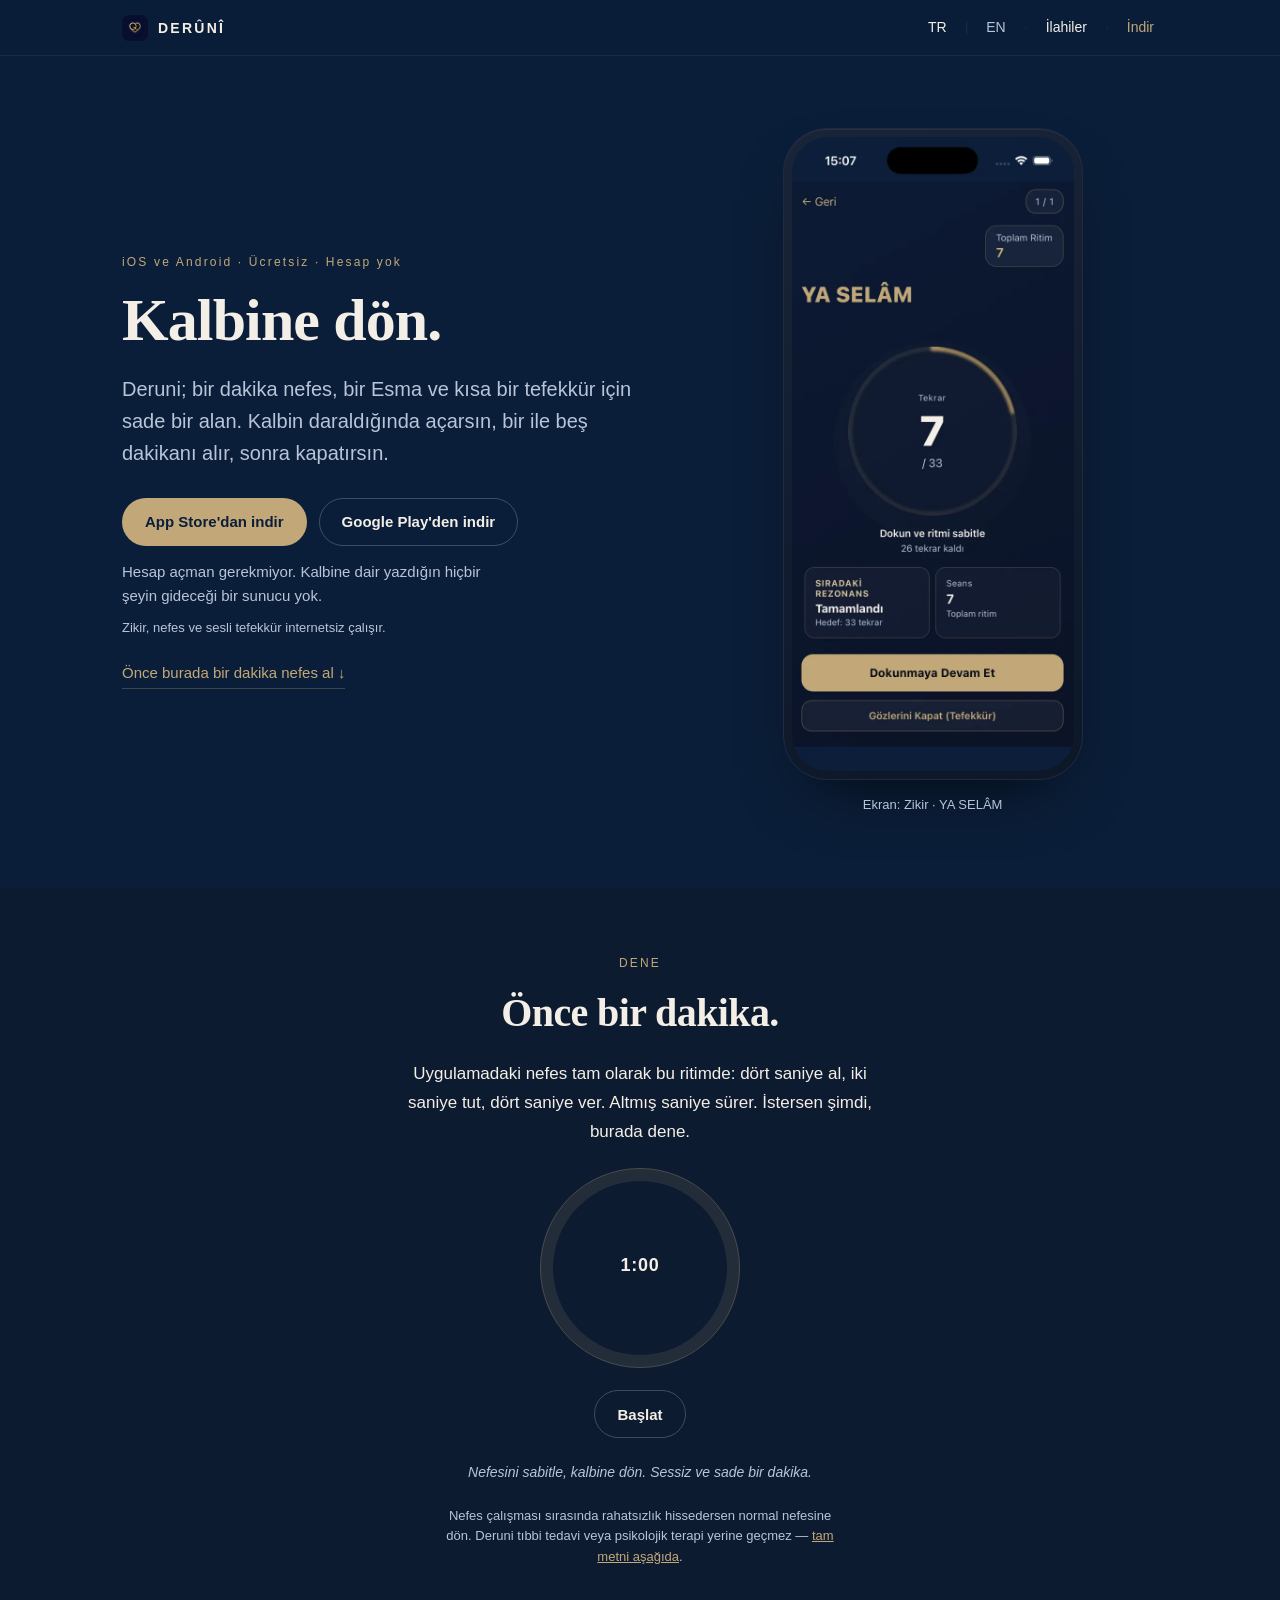
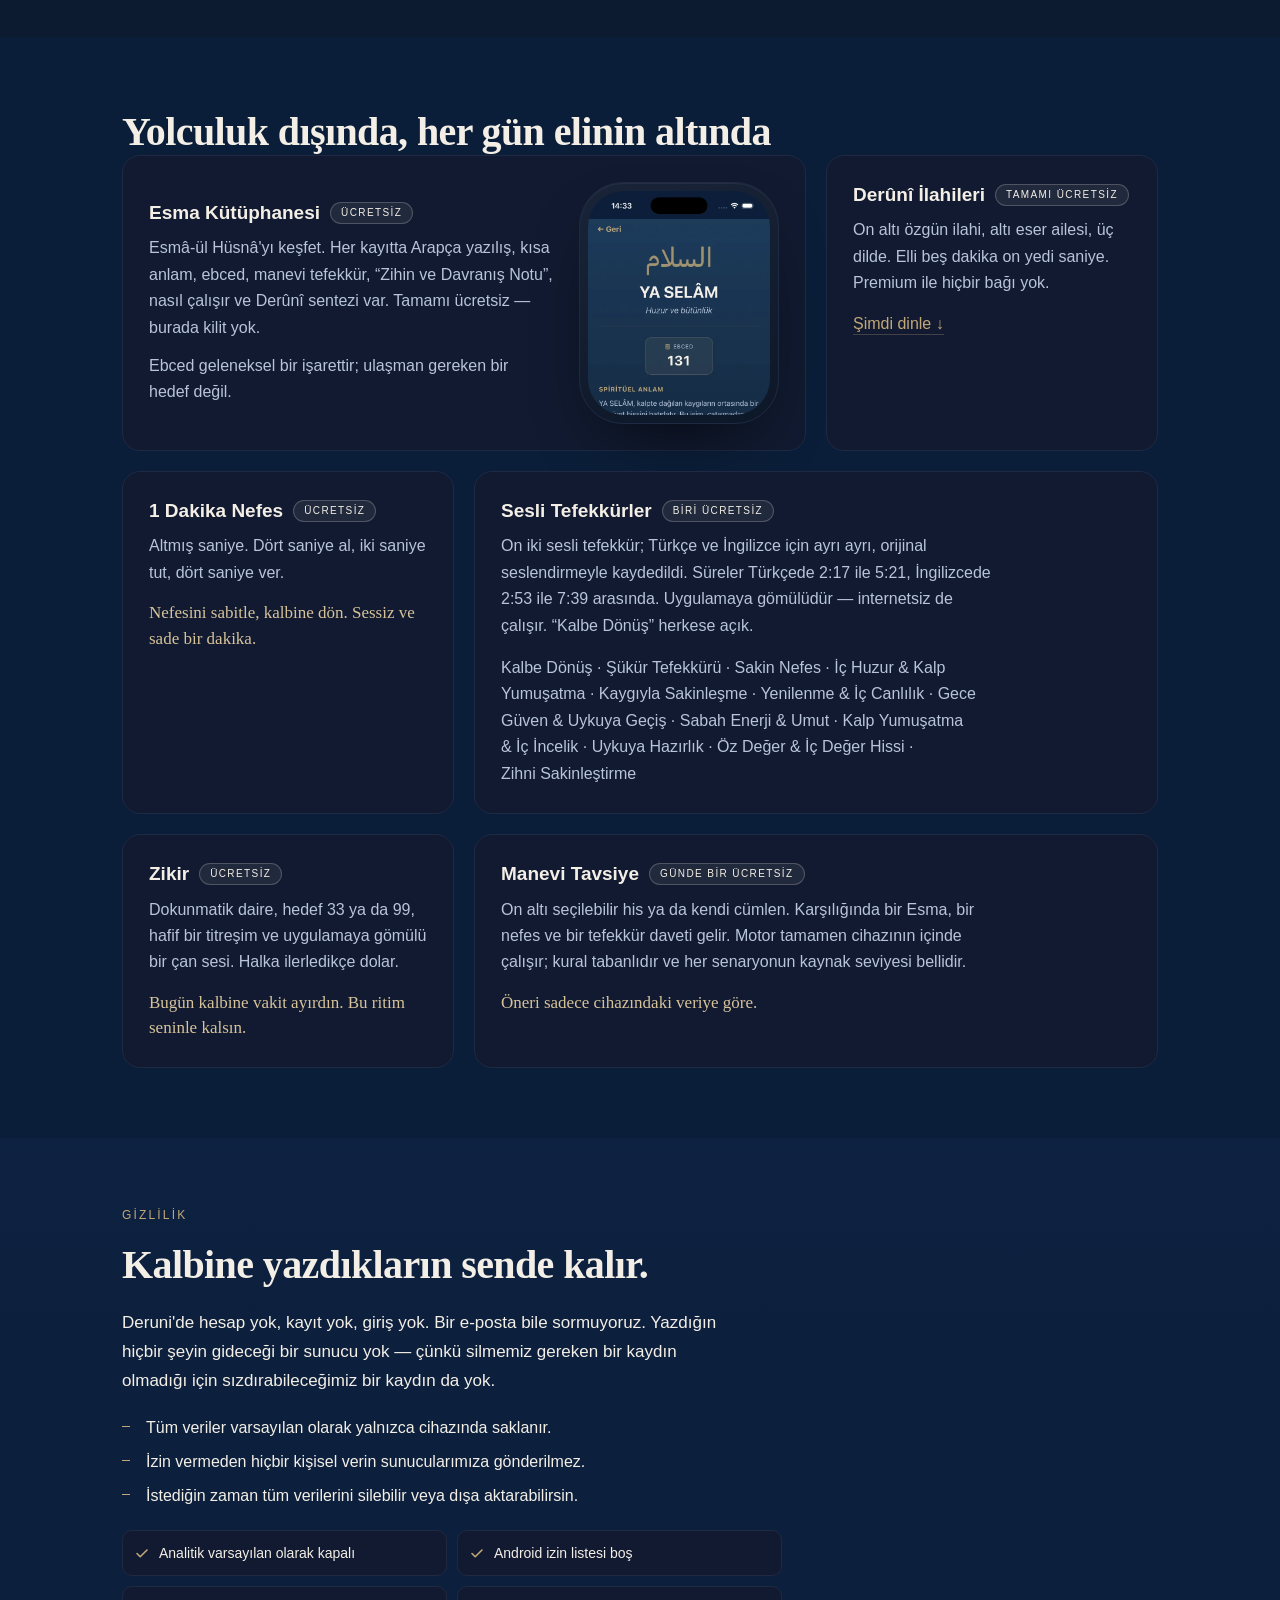
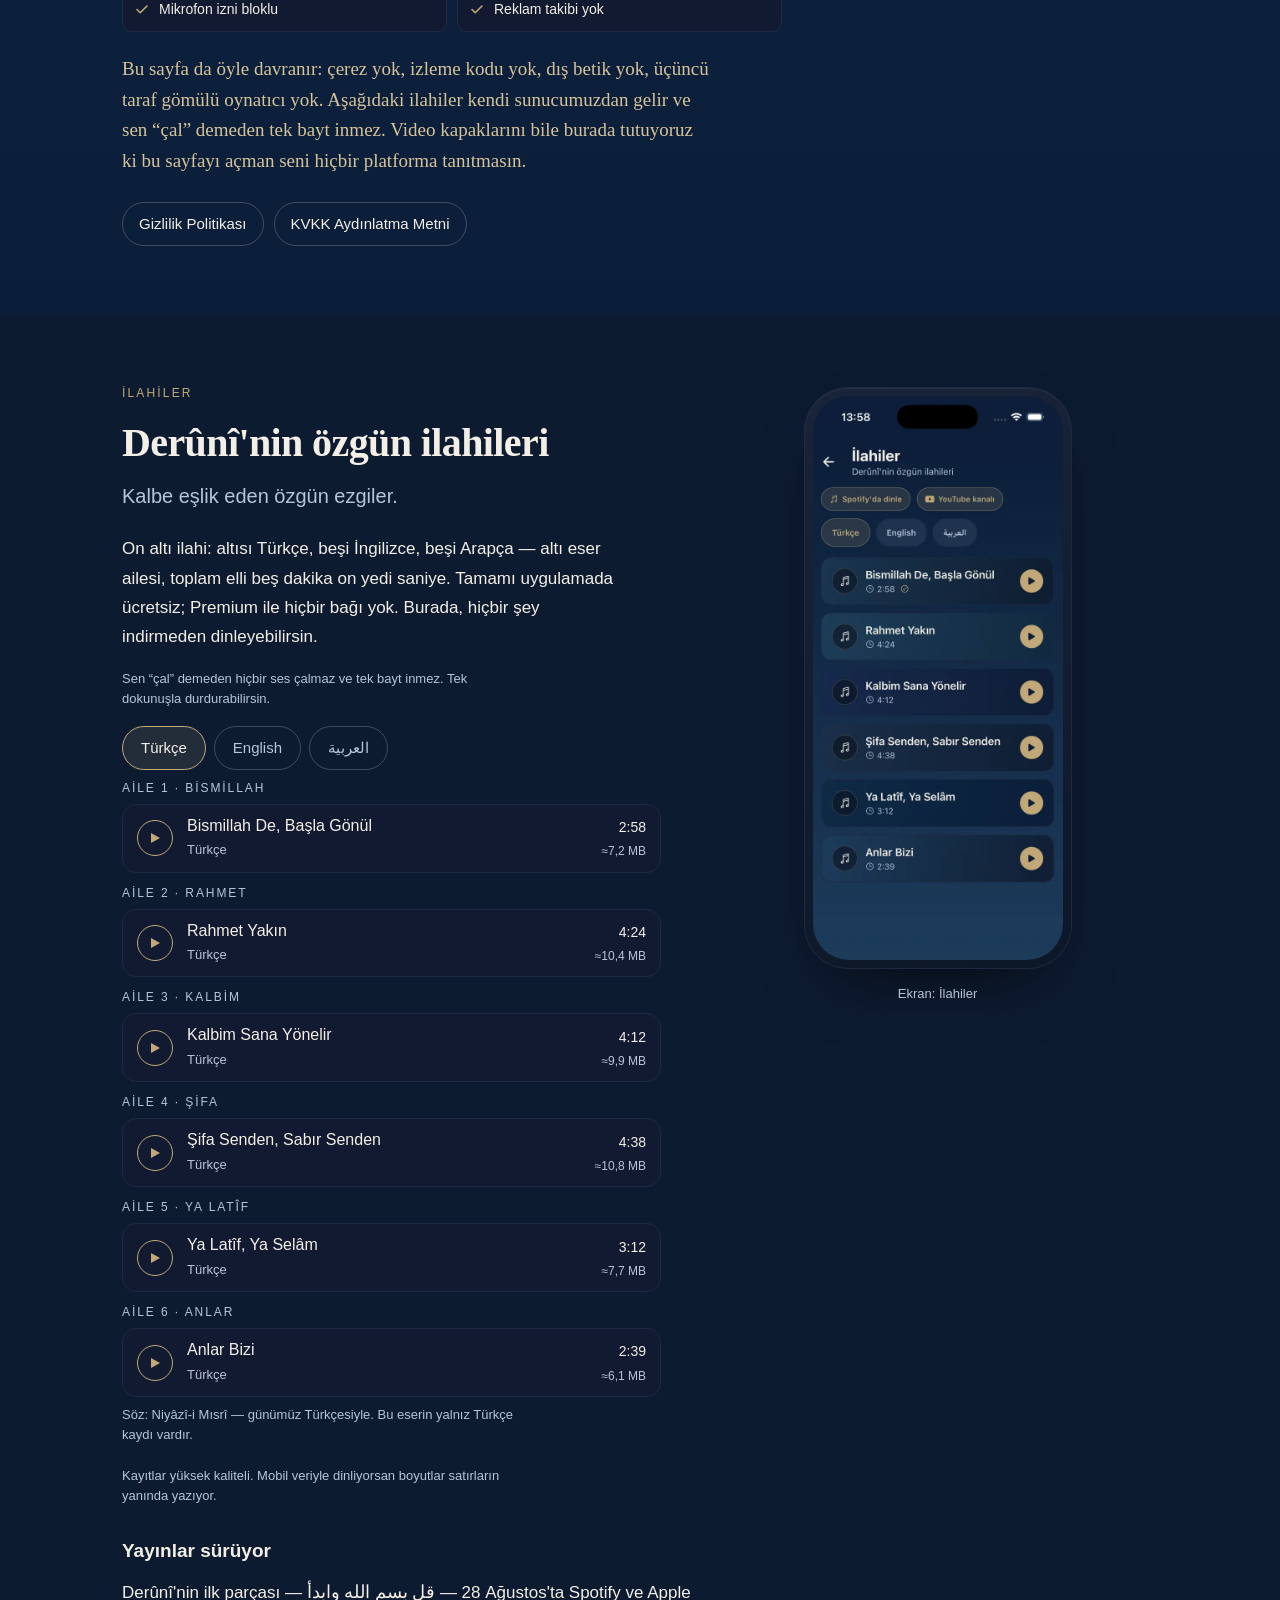
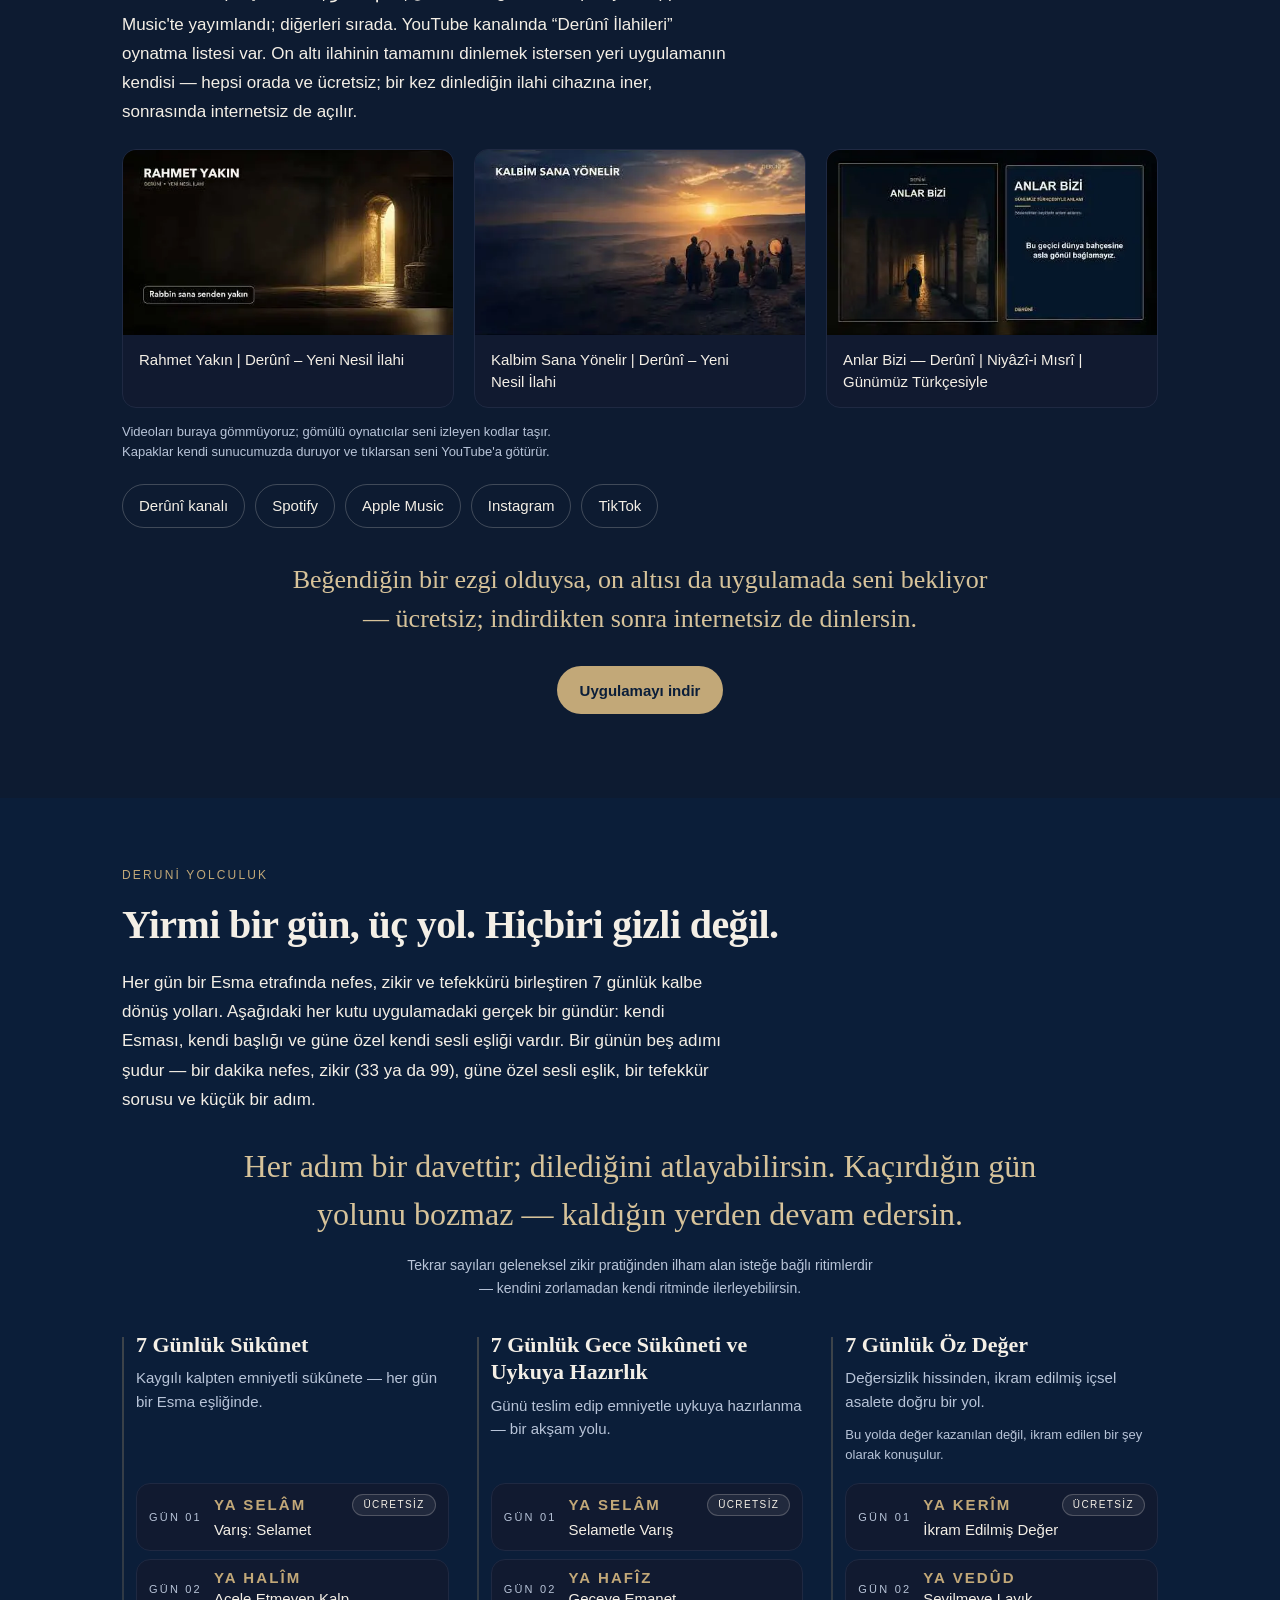
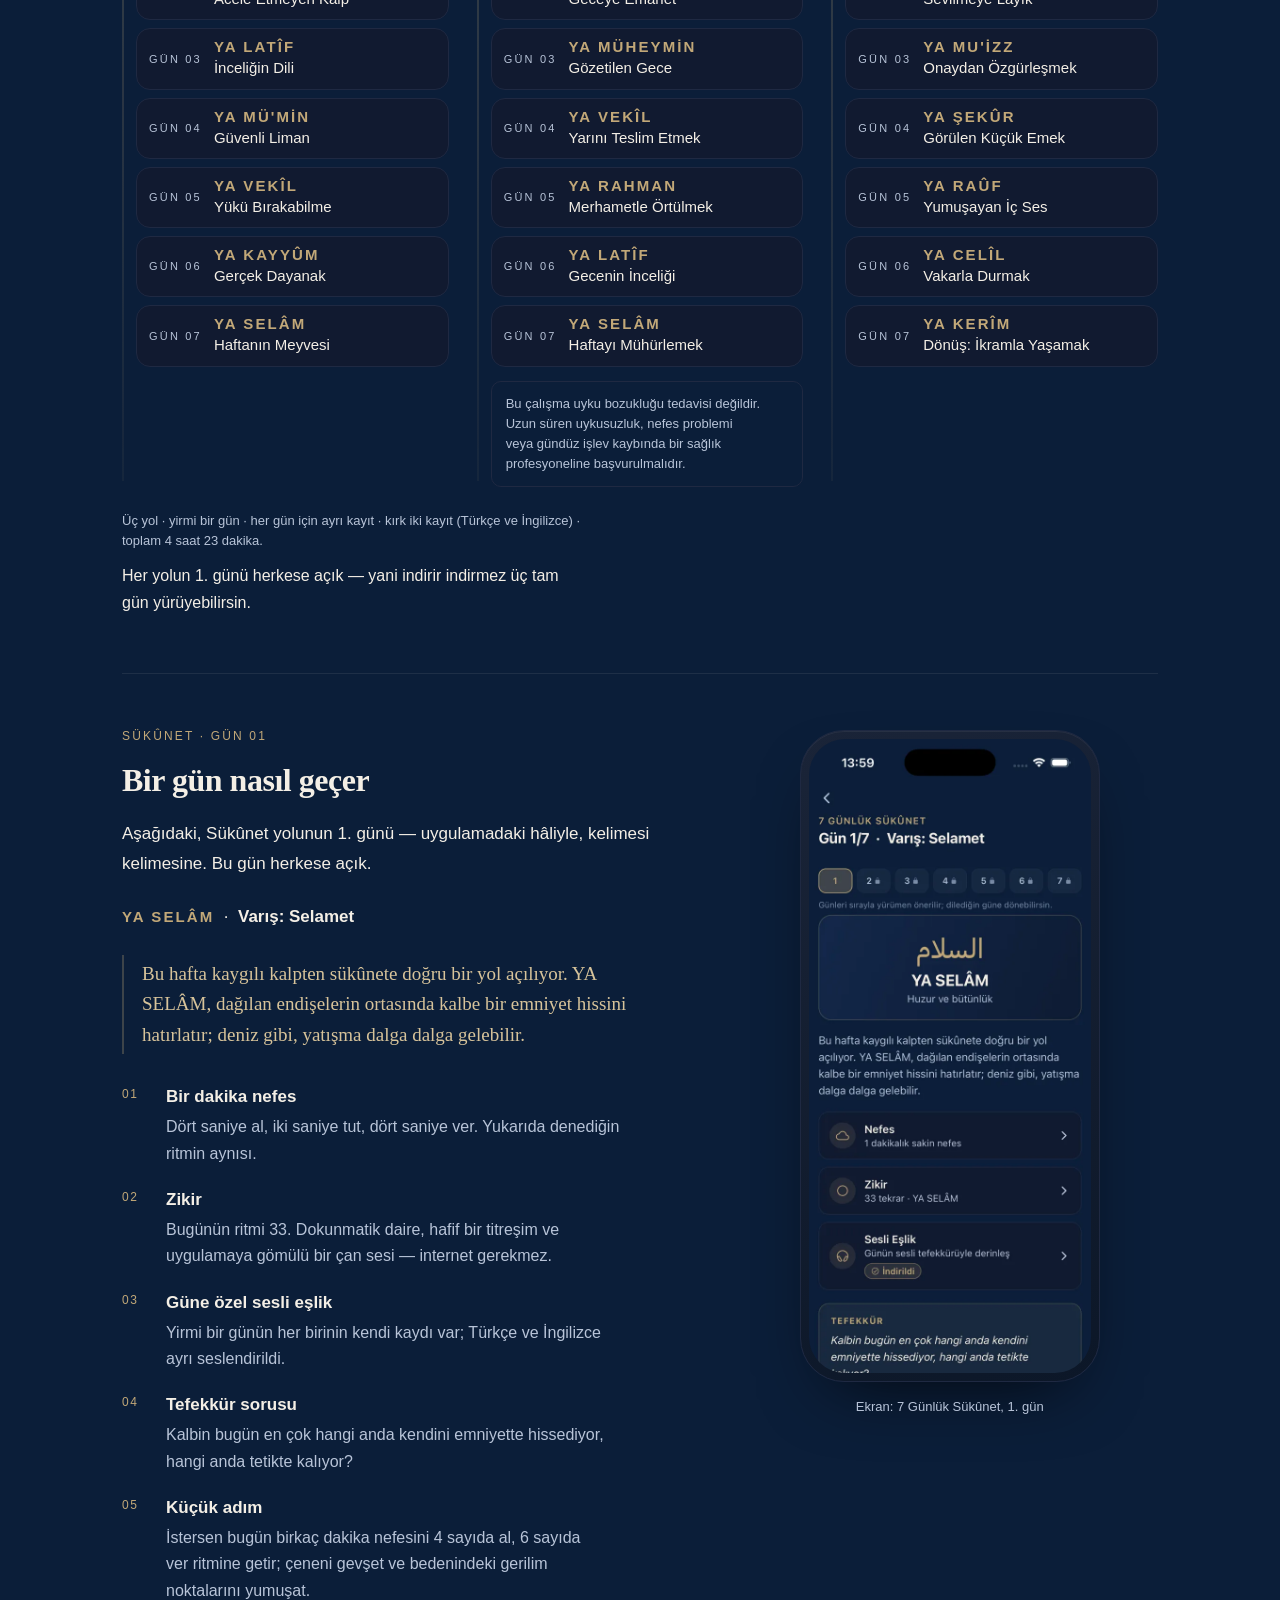
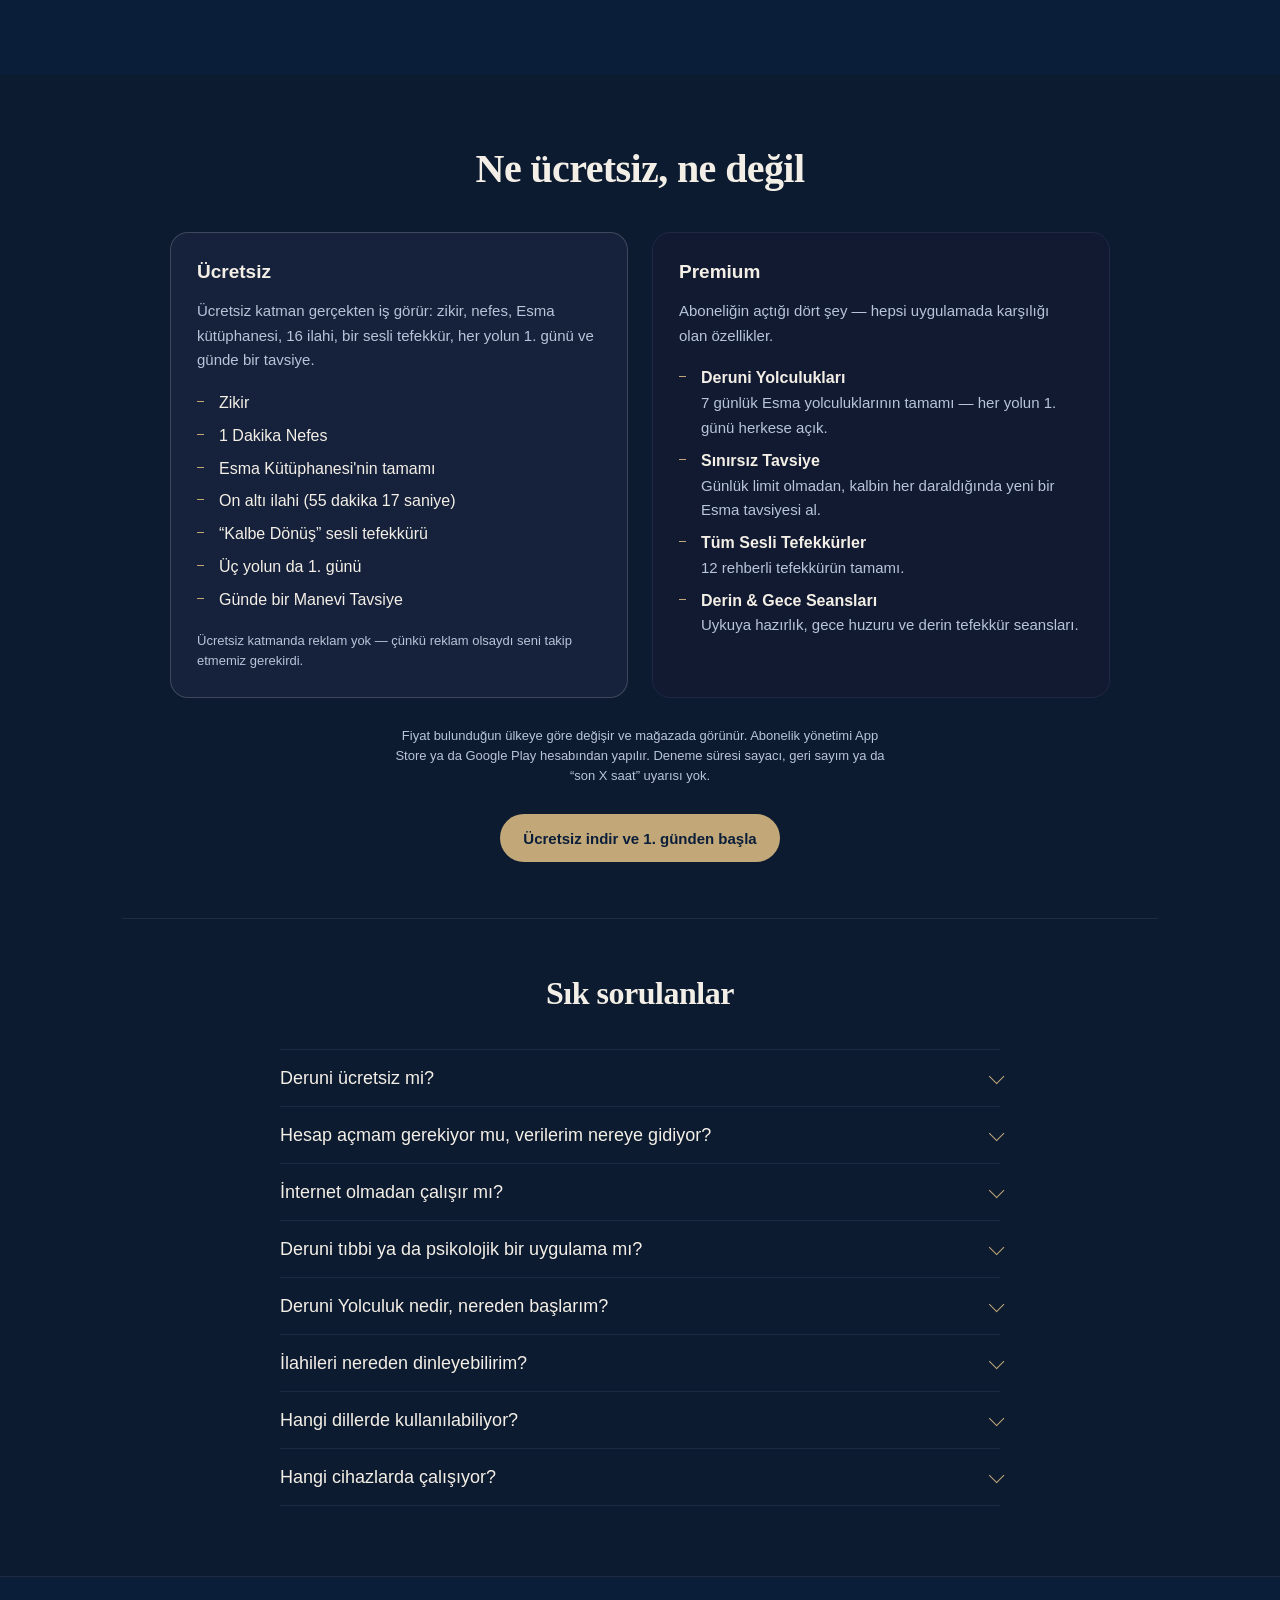
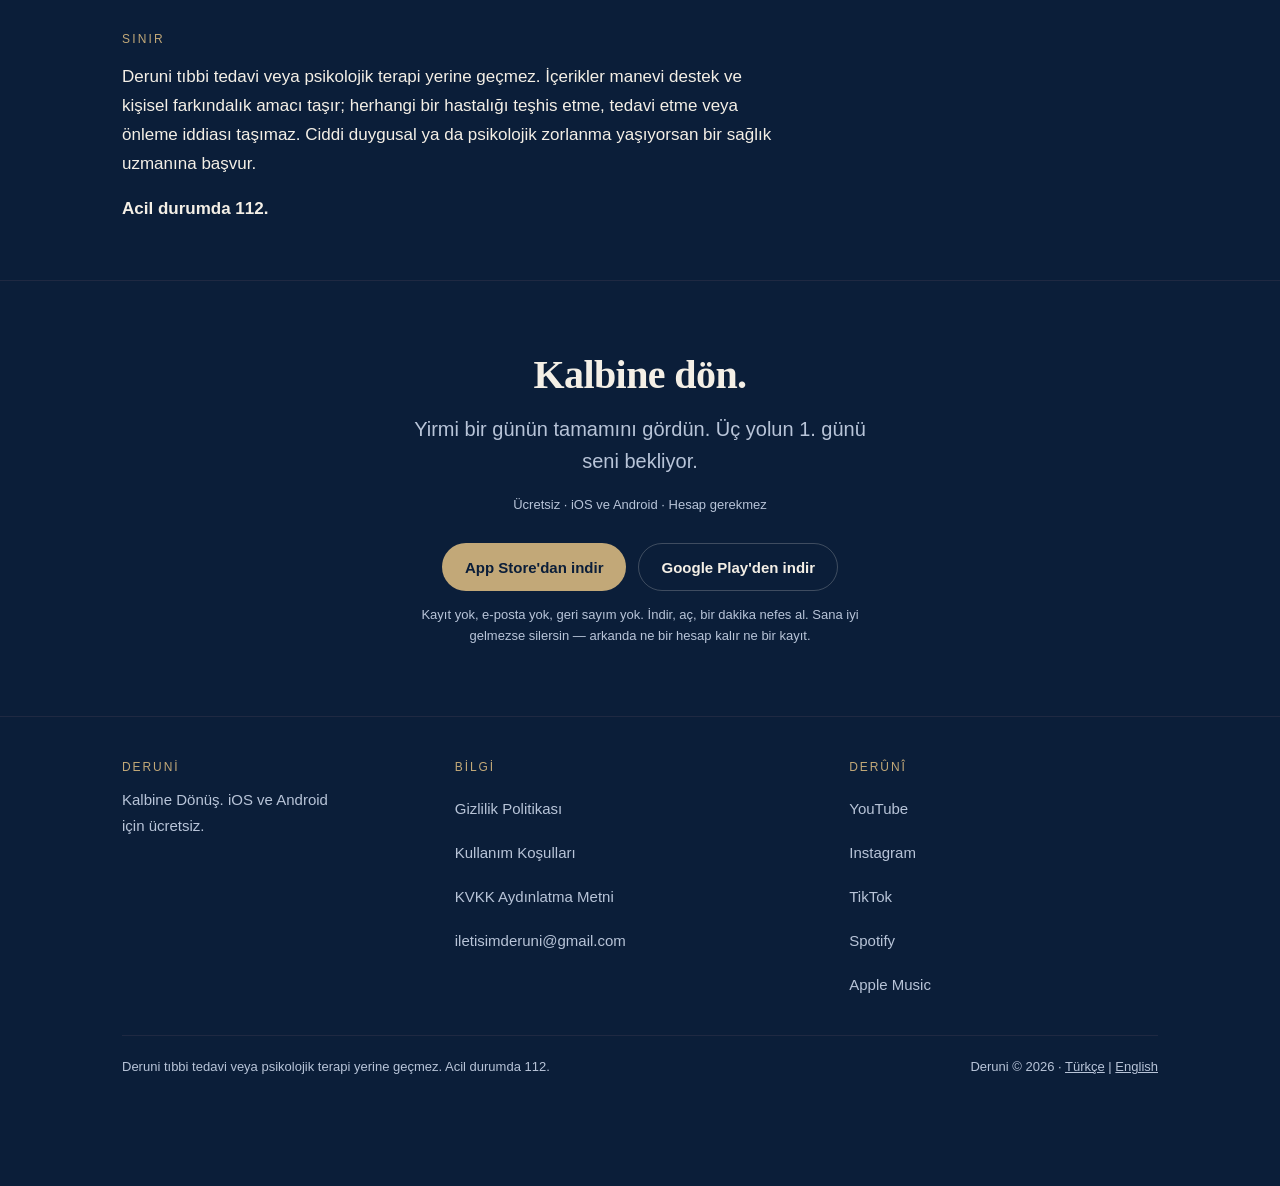
<file: index.html>
<!DOCTYPE html>
<html lang="tr">
<head>
<meta charset="UTF-8">
<meta name="viewport" content="width=device-width, initial-scale=1, viewport-fit=cover">
<title>Deruni — Kalbine Dönüş · Zikir, nefes ve Esmâ-ül Hüsnâ</title>
<meta name="description" content="Deruni; bir dakika nefes, bir Esma ve kısa bir tefekkür için sade bir alan. Hesap yok, kayıt yok, giriş yok. iOS ve Android&#x27;de ücretsiz.">
<link rel="canonical" href="https://deruni.app/">
<link rel="alternate" hreflang="tr" href="https://deruni.app/">
<link rel="alternate" hreflang="en" href="https://deruni.app/en/">
<link rel="alternate" hreflang="x-default" href="https://deruni.app/">
<meta property="og:site_name" content="Deruni">
<meta property="og:type" content="website">
<meta property="og:url" content="https://deruni.app/">
<meta property="og:title" content="Deruni — Kalbine Dönüş">
<meta property="og:description" content="Yirmi bir günün tamamı açıkta. Bir dakika nefesi burada deneyebilir, on altı ilahiyi indirmeden dinleyebilirsin. Hesapsız, ücretsiz.">
<meta property="og:image" content="https://deruni.app/assets/og-tr.png">
<meta property="og:image:width" content="1200">
<meta property="og:image:height" content="630">
<meta property="og:image:alt" content="Deruni — Kalbine dön.">
<meta property="og:locale" content="tr_TR">
<meta property="og:locale:alternate" content="en_US">
<meta name="twitter:card" content="summary_large_image">
<meta name="twitter:title" content="Deruni — Kalbine Dönüş">
<meta name="twitter:description" content="Yirmi bir günün tamamı açıkta. Bir dakika nefesi burada deneyebilir, on altı ilahiyi indirmeden dinleyebilirsin. Hesapsız, ücretsiz.">
<meta name="twitter:image" content="https://deruni.app/assets/og-tr.png">
<meta name="twitter:image:alt" content="Deruni — Kalbine dön.">
<meta name="theme-color" content="#0B1E39">
<meta name="color-scheme" content="dark">
<link rel="icon" type="image/png" sizes="96x96" href="/assets/favicon-96.png">
<link rel="icon" type="image/png" sizes="32x32" href="/assets/favicon-32.png">
<link rel="apple-touch-icon" href="/assets/apple-touch-icon.png">
<script>document.documentElement.className+=" js";</script>
<style>
:root{
  --bg:#0B1E39; --band:#0D1B31; --card:#111A30; --card-lift:#16223C;
  --gold:#C2A878; --gold-soft:#D7C39A;
  --text:#F4EFE6; --muted:#B8C4D8; --border:#1F2942;
  --hair:rgba(244,239,230,.08);
  --chip-bg:rgba(244,239,230,.07); --chip-bd:rgba(244,239,230,.22);
  --gold-12:rgba(194,168,120,.12); --gold-28:rgba(194,168,120,.28);
  --r-s:10px; --r-m:14px; --r-l:18px; --r-xl:22px;
  --w-text:64ch; --w-page:1100px; --w-map:1180px; --w-narrow:720px;
  --serif:ui-serif,Georgia,"Times New Roman",serif;
  --sans:-apple-system,BlinkMacSystemFont,"Segoe UI",Roboto,"Helvetica Neue",Arial,sans-serif;
  --arabic:"SF Arabic","Geeza Pro","Noto Naskh Arabic","Segoe UI",serif;
}
*{margin:0;padding:0;box-sizing:border-box}
/* display bildiren her sınıf UA'nın [hidden] kuralını ezer — dil filtresi buna takılmıştı. */
[hidden]{display:none!important}
html{color-scheme:dark;scroll-behavior:smooth;scroll-padding-top:76px;-webkit-text-size-adjust:100%}
body{background:var(--bg);color:var(--text);font:400 17px/1.72 var(--sans);text-wrap:pretty;hyphens:none;padding-bottom:76px;overflow-x:hidden}
img{max-width:100%;display:block}
a{color:inherit}
:focus-visible{outline:2px solid var(--gold-soft);outline-offset:3px;border-radius:4px}
::selection{background:var(--gold-28);color:var(--text)}

.wrap{max-width:var(--w-page);margin:0 auto;padding:0 20px}
@media(min-width:640px){.wrap{padding:0 32px}}
main>section{padding:clamp(40px,5.5vw,72px) 0}
.band{background:var(--band)}
.sub{margin-top:clamp(36px,5vw,56px);padding-top:clamp(36px,5vw,56px);border-top:1px solid var(--hair)}
.sub h2{font-size:clamp(23px,3vw,32px)}
h1,h2{font-family:var(--serif);font-weight:600;letter-spacing:-.015em}
h1{font-size:clamp(36px,6.4vw,60px);line-height:1.08}
h2{font-size:clamp(26px,3.8vw,40px);line-height:1.18}
h3{font:600 19px/1.35 var(--sans);letter-spacing:0}
.over{font:500 12px/1 var(--sans);letter-spacing:.18em;color:var(--gold);margin-bottom:20px}
.lead{font-size:clamp(17px,2.1vw,20px);line-height:1.62;color:var(--muted);max-width:46ch}
p{max-width:var(--w-text)}
.sm{font-size:14px;line-height:1.6}
.mi{font-size:13px;line-height:1.55;color:var(--muted)}
.mu{color:var(--muted)}
.gs{color:var(--gold-soft)}
.esma{font:600 15px/1 var(--sans);letter-spacing:.14em;color:var(--gold)}
.daynum{font:400 11px/1 var(--sans);letter-spacing:.2em;color:var(--muted)}
.invite{font-family:var(--serif);font-size:clamp(22px,3.2vw,32px);line-height:1.5;color:var(--gold-soft);max-width:54ch;margin:0 auto;text-align:center}
.ar{font-family:var(--arabic);font-size:1.06em;line-height:1.9}

.chip{display:inline-block;font:500 10px/1 var(--sans);letter-spacing:.14em;padding:5px 10px;border-radius:999px;background:var(--chip-bg);border:1px solid var(--chip-bd);color:var(--text);white-space:nowrap;vertical-align:middle}

.btn{display:inline-flex;align-items:center;justify-content:center;gap:8px;min-height:48px;padding:0 22px;border-radius:999px;font:600 15px/1 var(--sans);text-decoration:none;border:1px solid transparent;transition:background .18s,border-color .18s,color .18s;cursor:pointer}
.btn-p{background:var(--gold);color:#0B1E39}
.btn-p:hover{background:var(--gold-soft)}
.btn-s{border-color:var(--chip-bd);color:var(--text);background:transparent}
.btn-s:hover{border-color:var(--gold);background:var(--gold-12)}
.btns{display:flex;flex-wrap:wrap;gap:12px;margin:28px 0 14px}

.topbar{position:sticky;top:0;z-index:50;height:56px;background:rgba(11,30,57,.86);backdrop-filter:blur(14px);-webkit-backdrop-filter:blur(14px);border-bottom:1px solid var(--border)}
.topbar .wrap{height:100%;display:flex;align-items:center;justify-content:space-between;gap:14px}
.brand{display:flex;align-items:center;min-height:44px;gap:10px;font:600 14px/1 var(--sans);letter-spacing:.16em;text-decoration:none;color:var(--text)}
.brand img{width:26px;height:26px;border-radius:7px}
.tnav{display:flex;align-items:center;gap:14px;font-size:14px}
.tnav a{display:inline-flex;align-items:center;min-height:44px;padding:0 4px;text-decoration:none;color:var(--muted);transition:color .18s}
.tnav a:hover,.tnav a[aria-current]{color:var(--text)}
.tnav .sep{color:var(--border)}
.tnav .dl{color:var(--gold)}
.tnav .hy{color:var(--text)}
@media(max-width:399px){.tnav{gap:8px}.tnav a{padding:0 2px}}
@media(max-width:359px){.tnav .sep{display:none}}

.skip{position:absolute;left:-9999px;top:0;background:var(--card-lift);color:var(--text);padding:12px 18px;border-radius:0 0 var(--r-s) 0;z-index:60}
.skip:focus{left:0}

.hero{padding-top:clamp(40px,6vw,72px)}
.hero-grid{display:grid;gap:28px;align-items:center}
@media(min-width:900px){.hero-grid{grid-template-columns:1.08fr .92fr;gap:56px}}
.hero h1{margin:6px 0 20px}
.trust{font-size:15px;line-height:1.6;color:var(--muted);max-width:44ch}
.hero .offl{margin-top:10px}
.tolink{display:inline-block;margin-top:22px;color:var(--gold);text-decoration:none;font-size:15px;border-bottom:1px solid var(--gold-28);padding-bottom:2px}
.tolink:hover{border-color:var(--gold)}
.figw{display:flex;flex-direction:column;align-items:center;gap:14px}
.phone{width:min(300px,56vw);aspect-ratio:1206/2622;padding:8px;border-radius:44px;background:linear-gradient(160deg,#1A2438,#0C1728);border:1px solid var(--border);box-shadow:0 30px 70px -34px rgba(0,0,0,.85),inset 0 1px 0 rgba(255,255,255,.06)}
.phone img{width:100%;height:100%;object-fit:cover;border-radius:36px}
.phone.crop{aspect-ratio:1206/1460}
.phone.crop img{object-position:top}
.cap{font-size:13px;color:var(--muted);text-align:center}

.breath-wrap{display:flex;flex-direction:column;align-items:center;text-align:center;gap:22px}
.breath-wrap p{max-width:52ch}
.ring{width:200px;height:200px;border-radius:50%;border:1px solid rgba(194,168,120,.35);box-shadow:inset 0 0 0 12px var(--gold-12);display:flex;flex-direction:column;align-items:center;justify-content:center;gap:6px;transition:opacity .6s ease}
@media(max-width:640px){.ring{width:168px;height:168px}}
.ring.run{animation:brth 10s infinite}
@keyframes brth{0%{transform:scale(1)}40%{transform:scale(1.26)}60%{transform:scale(1.26)}100%{transform:scale(1)}}
.phase{font:600 18px/1 var(--sans);letter-spacing:.04em}
.count{font:400 14px/1 var(--sans);color:var(--muted);font-variant-numeric:tabular-nums}
.done{margin-top:6px}
.done .h{font-family:var(--serif);font-size:21px;line-height:1.45;color:var(--gold-soft)}
.canon{font-size:14px;font-style:italic;color:var(--muted)}

.mapinvite{margin:28px 0 32px}
.map{display:grid;gap:28px;max-width:var(--w-map);margin:0 auto}
@media(min-width:700px){.map{grid-template-columns:repeat(2,1fr)}}
@media(min-width:1040px){.map{grid-template-columns:repeat(3,1fr)}}
.path{position:relative;padding-left:14px;min-width:0}
@media(max-width:699px){.path{padding-left:10px}}
.path:before{content:"";position:absolute;left:0;top:6px;bottom:6px;width:2px;background:linear-gradient(180deg,var(--gold-28) 0%,rgba(194,168,120,.06) 100%);transform:scaleY(0);transform-origin:top;transition:transform .7s cubic-bezier(.22,.61,.36,1)}
.path.vis:before{transform:scaleY(1)}
.path h3{font-family:var(--serif);font-size:22px;font-weight:600;line-height:1.25;margin-bottom:8px}
.path .psub{font-size:15px;line-height:1.55;color:var(--muted)}
.phead{margin-bottom:12px}
@media(min-width:700px){.phead{min-height:140px}}
.days{list-style:none;display:flex;flex-direction:column;gap:8px}
.day{display:grid;grid-template-columns:auto 1fr max-content;grid-template-areas:"n e c" "n t t";column-gap:12px;row-gap:4px;align-items:center;background:var(--card);border:1px solid var(--border);border-radius:var(--r-m);padding:10px 12px;transition:border-color .18s,background .18s}
.day:hover{border-color:var(--chip-bd);background:var(--card-lift)}
.day .top{display:contents}
.day .daynum{grid-area:n}
.day .chip{grid-area:c}
.day .esma{grid-area:e}
.day .ttl{grid-area:t;font-size:15px;line-height:1.35;margin:0}
@media(max-width:359px){.day .chip{padding:4px 7px;letter-spacing:.06em}}
.pnote{margin-top:14px;padding:12px 14px;border:1px solid var(--border);border-radius:var(--r-s);font-size:13px;line-height:1.55;color:var(--muted)}
.pframe{font-size:13px;line-height:1.55;color:var(--muted);margin-top:12px}
.measure{max-width:var(--w-map);margin:24px auto 0}
.emph{font-size:16px;margin-top:10px}

.day-grid{display:grid;gap:28px;align-items:start}
@media(min-width:900px){.day-grid{grid-template-columns:1.15fr .85fr;gap:56px}.day-grid .figw{position:sticky;top:92px}}
.quote{border-left:2px solid var(--gold-28);padding:4px 0 4px 18px;margin:24px 0 32px;font-family:var(--serif);font-size:19px;line-height:1.6;color:var(--gold-soft);max-width:56ch}
.steps{list-style:none;display:flex;flex-direction:column;gap:22px;counter-reset:s}
.steps li{padding-left:44px;position:relative}
.steps li:before{counter-increment:s;content:counter(s,decimal-leading-zero);position:absolute;left:0;top:2px;font:500 12px/1 var(--sans);letter-spacing:.14em;color:var(--gold)}
.steps h3{font:600 17px/1.35 var(--sans);margin-bottom:5px}
.steps p{font-size:16px;line-height:1.65;color:var(--muted);max-width:52ch}

.cards{display:grid;gap:clamp(12px,1.6vw,20px)}
@media(min-width:900px){
 .cards{grid-template-columns:repeat(3,1fr)}
 .c1{grid-area:1/1/2/3}.c6{grid-area:1/3/2/4}
 .c3{grid-area:2/1/3/2}.c4{grid-area:2/2/3/4}
 .c2{grid-area:3/1/4/2}.c5{grid-area:3/2/4/4}
}
.card{background:var(--card);border:1px solid var(--border);border-radius:var(--r-l);padding:clamp(20px,2.4vw,26px)}
.card h3{margin-bottom:10px;display:flex;align-items:center;gap:10px;flex-wrap:wrap}
.card p{font-size:16px;line-height:1.65;color:var(--muted);max-width:56ch}
.card .q{margin-top:14px;font-family:var(--serif);font-size:17px;line-height:1.5;color:var(--gold-soft)}
.c1-in{display:grid;gap:24px;align-items:center}
@media(min-width:900px){.c1-in{grid-template-columns:1fr auto}}
.c1-in .phone{width:min(200px,44vw)}
.mlist{margin-top:16px;font-size:15px;line-height:1.9;color:var(--muted)}

.priv{background:linear-gradient(180deg,#0D2140,var(--bg))}
.facts{display:grid;grid-template-columns:1fr 1fr;gap:10px;margin:22px 0;max-width:660px}
@media(max-width:399px){.facts{grid-template-columns:1fr}}
.fact{display:flex;align-items:center;gap:10px;padding:10px 12px;background:var(--card);border:1px solid var(--border);border-radius:var(--r-s);font-size:14px}
.fact svg{flex:none;color:var(--gold)}
.plist{list-style:none;display:flex;flex-direction:column;gap:8px;margin:20px 0;max-width:60ch}
.plist li{padding-left:24px;position:relative;font-size:16px;line-height:1.6}
.plist li:before{content:"";position:absolute;left:0;top:11px;width:8px;height:1px;background:var(--gold)}

.ledger{display:grid;gap:24px;max-width:940px;margin:0 auto}
@media(min-width:700px){.ledger{grid-template-columns:1fr 1fr}}
.led{border:1px solid var(--border);border-radius:var(--r-l);padding:clamp(20px,2.4vw,26px);background:var(--card)}
.led.free{background:var(--card-lift);border-color:rgba(244,239,230,.18)}
.led h3{margin-bottom:14px}
.led .top{font-size:15px;line-height:1.65;color:var(--muted);margin-bottom:18px}
.led ul{list-style:none;display:flex;flex-direction:column;gap:8px}
.led li{padding-left:22px;position:relative;font-size:16px;line-height:1.55}
.led li:before{content:"";position:absolute;left:0;top:10px;width:7px;height:1px;background:var(--gold)}
.led li b{font-weight:600;display:block}
.led li span{color:var(--muted);font-size:15px}

.faqs{max-width:var(--w-narrow);margin:0 auto}
.faq{border-bottom:1px solid var(--border)}
.faq:first-child{border-top:1px solid var(--border)}
.faq summary{list-style:none;cursor:pointer;display:flex;align-items:center;justify-content:space-between;gap:16px;min-height:56px;padding:12px 0}
.faq summary::-webkit-details-marker{display:none}
.faq summary:after{content:"";flex:none;width:10px;height:10px;border-right:1.5px solid var(--gold);border-bottom:1.5px solid var(--gold);transform:rotate(45deg) translateY(-3px);transition:transform .2s}
.faq[open] summary:after{transform:rotate(225deg) translateY(-3px)}
.faq summary h3{font:500 18px/1.4 var(--sans);margin:0}
.faq summary:hover h3{color:var(--gold-soft)}
.faq p{font-size:16px;line-height:1.72;color:var(--muted);max-width:62ch;padding:0 0 18px}
.scope{padding:clamp(36px,4.5vw,56px) 0;border-top:1px solid var(--border);border-bottom:1px solid var(--border)}
.scope .lbl{font:500 12px/1 var(--sans);letter-spacing:.18em;color:var(--gold);margin-bottom:18px}
.scope p{font-size:17px;line-height:1.7;max-width:70ch}
.scope .em{margin-top:16px;font-weight:600}

.hymn-top{display:grid;gap:28px;align-items:start}
.hymn-main{min-width:0}
@media(min-width:900px){.hymn-top{grid-template-columns:minmax(0,1.1fr) minmax(0,.9fr);gap:56px}.hymn-top .figw{position:sticky;top:92px}.hymn-top .phone{width:min(268px,60vw)}}
.rel{margin-top:32px}
.hymn-cta{text-align:center;margin-top:32px}
.tabs{display:flex;gap:8px;margin:16px 0 12px;flex-wrap:wrap}
.tab{min-height:44px;padding:0 18px;border-radius:999px;background:transparent;border:1px solid var(--chip-bd);color:var(--muted);font:500 15px/1 var(--sans);cursor:pointer;display:inline-flex;align-items:center;transition:all .18s}
.tab[aria-pressed="true"]{color:var(--text);border-color:var(--gold);background:var(--gold-12)}
.fam{margin-bottom:14px}
.famh{font:500 12px/1 var(--sans);letter-spacing:.16em;color:var(--muted);margin-bottom:10px}
.trk{position:relative;display:flex;align-items:center;gap:14px;width:100%;min-height:56px;padding:10px 14px;background:var(--card);border:1px solid var(--border);border-radius:var(--r-m);color:inherit;font:inherit;text-align:left;cursor:pointer;overflow:hidden;transition:border-color .18s,background .18s}
.trk:hover{border-color:var(--chip-bd);background:var(--card-lift)}
.trk+.trk{margin-top:8px}
.trk .pb{flex:none;width:36px;height:36px;border-radius:50%;border:1px solid var(--gold);display:flex;align-items:center;justify-content:center;color:var(--gold)}
.trk.load .pb{animation:pulse 1.2s ease-in-out infinite}
@keyframes pulse{0%,100%{opacity:1}50%{opacity:.45}}
.trk .meta{flex:1;min-width:0}
.trk .tt.ar{unicode-bidi:isolate}
.trk .tt{display:block;font-size:16px;line-height:1.35;overflow:hidden;text-overflow:ellipsis;white-space:nowrap}
.trk .tl{display:block;font-size:13px;color:var(--muted);margin-top:3px}
.trk .rt{flex:none;text-align:right;direction:ltr;unicode-bidi:isolate}
.trk .dur{display:block;font-size:14px;font-variant-numeric:tabular-nums}
.trk .mb{display:block;font-size:12px;color:var(--muted);margin-top:2px}
.trk .prog{position:absolute;left:0;bottom:0;height:2px;width:100%;background:var(--gold);transform:scaleX(0);transform-origin:left;transition:transform .25s linear}
.trk.err{color:var(--muted)}
.credit{margin-top:8px}
.sr-only{position:absolute;width:1px;height:1px;padding:0;margin:-1px;overflow:hidden;clip:rect(0 0 0 0);white-space:nowrap;border:0}
.vids{display:grid;gap:20px;grid-template-columns:repeat(auto-fit,minmax(240px,1fr));margin:22px 0 14px}
.vid{text-decoration:none;display:block;border:1px solid var(--border);border-radius:var(--r-m);overflow:hidden;background:var(--card);transition:border-color .18s}
.vid:hover{border-color:var(--gold-28)}
.vid img{width:100%;height:auto;aspect-ratio:16/9;object-fit:cover}
.vid span{display:block;padding:14px 16px;font-size:15px;line-height:1.45}
@media(max-width:639px){.vids{grid-template-columns:1fr;gap:10px}.vid{display:grid;grid-template-columns:120px 1fr;align-items:center}.vid span{padding:10px 12px;font-size:14px}}
.links{display:flex;flex-wrap:wrap;gap:10px;margin-top:22px}
.links a{display:inline-flex;align-items:center;gap:8px;min-height:44px;padding:0 16px;border-radius:999px;border:1px solid var(--chip-bd);text-decoration:none;font-size:15px;color:var(--text);transition:border-color .18s,background .18s}
.links a:hover{border-color:var(--gold);background:var(--gold-12)}

.close{text-align:center}
.close h2{margin-bottom:14px}
.close .btns{justify-content:center}
.close p{margin:0 auto}

footer{border-top:1px solid var(--border);padding:44px 0 32px;font-size:15px}
.fgrid{display:grid;gap:24px;grid-template-columns:minmax(0,1fr) minmax(0,1fr)}
.fcol:first-child{grid-column:1/-1}
@media(min-width:900px){.fgrid{grid-template-columns:1fr 1.2fr 1fr}.fcol:first-child{grid-column:auto}}
.fcol .fh{font:500 12px/1 var(--sans);letter-spacing:.16em;color:var(--gold);margin-bottom:14px}
.fcol a{display:flex;align-items:center;min-height:44px;color:var(--muted);text-decoration:none;transition:color .18s;overflow-wrap:anywhere}
.fcol a:hover{color:var(--text)}
.fbot{margin-top:28px;padding-top:20px;border-top:1px solid var(--border);display:flex;flex-wrap:wrap;gap:14px;justify-content:space-between;font-size:13px;color:var(--muted)}
.fbot p{max-width:none}

.bar{position:fixed;left:0;right:0;bottom:0;z-index:45;min-height:60px;background:rgba(11,30,57,.92);backdrop-filter:blur(14px);-webkit-backdrop-filter:blur(14px);border-top:1px solid var(--border);padding-bottom:env(safe-area-inset-bottom);opacity:0;visibility:hidden;pointer-events:none;transition:opacity .2s,visibility .2s}
.bar.on{opacity:1;visibility:visible;pointer-events:auto}
.bar .wrap{min-height:60px;display:flex;align-items:center;justify-content:space-between;gap:14px;flex-wrap:wrap;padding-top:8px;padding-bottom:8px}
.bar .lt{display:flex;align-items:center;gap:12px;font-size:14px;min-width:0}
.bar .btn{min-height:40px;padding:0 16px;font-size:14px}
.bar .np{display:none;align-items:center;gap:10px;min-width:0}
.bar.play .np{display:flex}
.bar.play .idle{display:none}
.bar .np .t{overflow:hidden;text-overflow:ellipsis;white-space:nowrap;max-width:40vw}
.bar .np .tm{font-variant-numeric:tabular-nums;color:var(--muted);font-size:13px;flex:none}
.iconbtn{width:36px;height:36px;flex:none;border-radius:50%;border:1px solid var(--chip-bd);background:transparent;color:var(--text);display:flex;align-items:center;justify-content:center;cursor:pointer}
.iconbtn:hover{border-color:var(--gold);color:var(--gold)}

@media(prefers-reduced-motion:reduce){
  html{scroll-behavior:auto}
  *{animation:none!important;transition:none!important}
  html.js .rv{opacity:1;transform:none}
  .ring.run{opacity:.7}
}
</style>
<script type="application/ld+json">{"@context":"https://schema.org","@graph":[{"@type":"MobileApplication","@id":"https://deruni.app/#app","name":"Deruni","operatingSystem":"iOS, Android","applicationCategory":"HealthApplication","inLanguage":["tr","en"],"url":"https://deruni.app/","image":"https://deruni.app/assets/og-tr.png","description":"Deruni; bir dakika nefes, bir Esma ve kısa bir tefekkür için sade bir alan. Hesap yok, kayıt yok, giriş yok. iOS ve Android'de ücretsiz.","offers":{"@type":"Offer","price":"0","priceCurrency":"USD"},"publisher":{"@id":"https://deruni.app/#org"},"downloadUrl":["https://apps.apple.com/tr/app/deruni/id6759687639","https://play.google.com/store/apps/details?id=com.mehmetcolak.deruni&hl=tr"]},{"@type":"Organization","@id":"https://deruni.app/#org","name":"Deruni","alternateName":"Derûnî","url":"https://deruni.app/","logo":"https://deruni.app/assets/apple-touch-icon.png","email":"iletisimderuni@gmail.com","sameAs":["https://www.youtube.com/@Deruniapp","https://www.instagram.com/deruniapp/","https://www.tiktok.com/@deruniapp","https://open.spotify.com/artist/2QThTToZzGgTAy8RZBFgSx","https://music.apple.com/us/artist/der%C3%BBn%C3%AE/6803085837","https://apps.apple.com/app/deruni/id6759687639","https://play.google.com/store/apps/details?id=com.mehmetcolak.deruni"]},{"@type":"WebSite","@id":"https://deruni.app/#website","url":"https://deruni.app/","name":"Deruni","inLanguage":"tr","publisher":{"@id":"https://deruni.app/#org"}},{"@type":"FAQPage","@id":"https://deruni.app/#faq","inLanguage":"tr","mainEntity":[{"@type":"Question","name":"Deruni ücretsiz mi?","acceptedAnswer":{"@type":"Answer","text":"Evet. Zikir, 1 Dakika Nefes, Esma Kütüphanesi'nin tamamı, on altı ilahinin tamamı, bir sesli tefekkür, üç yolun da 1. günü ve günde bir Manevi Tavsiye ücretsizdir. Premium aboneliği yolculukların tamamını, on iki sesli tefekkürü ve sınırsız tavsiyeyi açar. Fiyat bulunduğun ülkeye göre değişir ve mağazada görünür."}},{"@type":"Question","name":"Hesap açmam gerekiyor mu, verilerim nereye gidiyor?","acceptedAnswer":{"@type":"Answer","text":"Hesap yok, kayıt yok, giriş yok; bir e-posta bile sorulmaz. Tüm veriler varsayılan olarak yalnızca cihazında saklanır. Anonim kullanım verisi varsayılan olarak kapalıdır ve istediğin zaman tüm verilerini dışa aktarabilir ya da silebilirsin."}},{"@type":"Question","name":"İnternet olmadan çalışır mı?","acceptedAnswer":{"@type":"Answer","text":"Zikir, nefes ve on iki sesli tefekkür uygulamanın içinde gömülü olduğu için internetsiz çalışır. Yolculuk günlerinin sesli eşlikleri ve ilahiler ilk dinlemede indirilir; indirdikten sonra onlar da çevrimdışı açılır."}},{"@type":"Question","name":"Deruni tıbbi ya da psikolojik bir uygulama mı?","acceptedAnswer":{"@type":"Answer","text":"Hayır. Deruni tıbbi tedavi veya psikolojik terapi yerine geçmez. İçerikler manevi destek ve kişisel farkındalık amacı taşır; herhangi bir hastalığı teşhis etme, tedavi etme veya önleme iddiası taşımaz. Ciddi bir zorlanma yaşıyorsan bir sağlık uzmanına başvur; acil durumda 112."}},{"@type":"Question","name":"Deruni Yolculuk nedir, nereden başlarım?","acceptedAnswer":{"@type":"Answer","text":"Her biri yedi gün süren üç yol var: Sükûnet, Gece Sükûneti ve Uykuya Hazırlık, Öz Değer. Toplam yirmi bir gün. Her gün bir Esma etrafında bir dakika nefes, zikir, güne özel bir sesli eşlik, bir tefekkür sorusu ve küçük bir adım birleşir. Her yolun 1. günü herkese açıktır, yani indirir indirmez üç tam gün yürüyebilirsin."}},{"@type":"Question","name":"İlahileri nereden dinleyebilirim?","acceptedAnswer":{"@type":"Answer","text":"On altı ilahinin tamamı uygulamanın İlahiler bölümünde ücretsizdir. Bu sayfadan da hiçbir şey indirmeden dinleyebilirsin. Yayınlar ayrıca Spotify, Apple Music ve YouTube üzerinden sürüyor."}},{"@type":"Question","name":"Hangi dillerde kullanılabiliyor?","acceptedAnswer":{"@type":"Answer","text":"Uygulama arayüzü Türkçe ve İngilizcedir; sesli tefekkürler ve yolculuk kayıtları iki dilde de ayrı ayrı seslendirilmiştir. İlahiler Türkçe, İngilizce ve Arapça olarak bulunur."}},{"@type":"Question","name":"Hangi cihazlarda çalışıyor?","acceptedAnswer":{"@type":"Answer","text":"iOS ve Android. App Store ve Google Play üzerinden ücretsiz indirilir."}}]}]}</script>
</head>
<body>
<a class="skip" href="#main">İçeriğe geç</a>

<header class="topbar">
  <div class="wrap">
    <a class="brand" href="/"><img src="/assets/logo-256.webp" width="26" height="26" alt="" decoding="async">DERÛNÎ</a>
    <nav class="tnav" aria-label="Site">
      <a href="/" aria-current="page" hreflang="tr">TR</a><span class="sep" aria-hidden="true">|</span><a href="/en/" hreflang="en">EN</a>
      <span class="sep" aria-hidden="true">·</span>
      <a class="hy" href="#ilahiler">İlahiler</a>
      <span class="sep" aria-hidden="true">·</span>
      <a class="dl" href="#indir">İndir</a>
    </nav>
  </div>
</header>

<main id="main">

<!-- 2 · HERO -->
<section class="hero" id="hero">
  <div class="wrap hero-grid">
    <div>
      <p class="over">iOS ve Android · Ücretsiz · Hesap yok</p>
      <h1>Kalbine dön.</h1>
      <p class="lead">Deruni; bir dakika nefes, bir Esma ve kısa bir tefekkür için sade bir alan. Kalbin daraldığında açarsın, bir ile beş dakikanı alır, sonra kapatırsın.</p>
      <div class="btns" id="indir">
        <a class="btn btn-p" href="https://apps.apple.com/tr/app/deruni/id6759687639">App Store'dan indir</a>
        <a class="btn btn-s" href="https://play.google.com/store/apps/details?id=com.mehmetcolak.deruni&hl=tr">Google Play'den indir</a>
      </div>
      <p class="trust">Hesap açman gerekmiyor. Kalbine dair yazdığın hiçbir şeyin gideceği bir sunucu yok.</p>
      <p class="mi offl">Zikir, nefes ve sesli tefekkür internetsiz çalışır.</p>
      <a class="tolink" href="#nefes">Önce burada bir dakika nefes al ↓</a>
    </div>
    <div class="figw">
      <div class="phone"><img src="/assets/05-zikr-tr-620.webp" srcset="/assets/05-zikr-tr-620.webp 620w, /assets/05-zikr-tr-900.webp 900w" sizes="(min-width:900px) 300px, 56vw" width="620" height="1348" alt="Deruni zikir ekranı: YA SELÂM ve dolan halka" fetchpriority="high" decoding="async"></div>
      <p class="cap">Ekran: Zikir · YA SELÂM</p>
    </div>
  </div>
</section>

<!-- 3 · BİR DAKİKA DENE -->
<section id="nefes" class="rv band">
  <div class="wrap breath-wrap">
    <div>
      <p class="over">DENE</p>
      <h2>Önce bir dakika.</h2>
    </div>
    <p>Uygulamadaki nefes tam olarak bu ritimde: dört saniye al, iki saniye tut, dört saniye ver. Altmış saniye sürer. İstersen şimdi, burada dene.</p>
    <div class="ring" id="ring">
      <span class="phase" id="phase" aria-live="polite">1:00</span>
      <span class="count" id="count" aria-hidden="true"></span>
    </div>
    <button class="btn btn-s" id="bBtn" type="button">Başlat</button>
    <div class="done" id="bDone" hidden>
      <p class="h">Bir dakikanı kalbine ayırdın.</p>
      <p class="sm mu" style="margin:10px auto 18px;max-width:52ch">Uygulamada bunun adı &#8220;1 Dakika Nefes&#8221;. Yanında zikir, Esma Kütüphanesi ve on altı ilahi var — hepsi ücretsiz.</p>
      <a class="btn btn-p" href="https://apps.apple.com/tr/app/deruni/id6759687639">Uygulamayı indir</a>
    </div>
    <p class="canon">Nefesini sabitle, kalbine dön. Sessiz ve sade bir dakika.</p>
    <p class="mi" style="max-width:60ch">Nefes çalışması sırasında rahatsızlık hissedersen normal nefesine dön. Deruni tıbbi tedavi veya psikolojik terapi yerine geçmez — <a href="#sinir" style="color:var(--gold)">tam metni aşağıda</a>.</p>
  </div>
</section>

<!-- 6 · UYGULAMADA NE VAR -->
<section class="rv">
  <div class="wrap">
    <h2>Yolculuk dışında, her gün elinin altında</h2>
    <div class="cards">

      <article class="card c6">
        <h3>Derûnî İlahileri <span class="chip">TAMAMI ÜCRETSİZ</span></h3>
        <p>On altı özgün ilahi, altı eser ailesi, üç dilde. Elli beş dakika on yedi saniye. Premium ile hiçbir bağı yok.</p>
        <p style="margin-top:14px"><a href="#ilahiler" style="color:var(--gold);text-decoration:none;border-bottom:1px solid var(--gold-28);padding-bottom:2px">Şimdi dinle ↓</a></p>
      </article>

      <article class="card c1">
        <div class="c1-in">
          <div>
            <h3>Esma Kütüphanesi <span class="chip">ÜCRETSİZ</span></h3>
            <p>Esmâ-ül Hüsnâ'yı keşfet. Her kayıtta Arapça yazılış, kısa anlam, ebced, manevi tefekkür, &#8220;Zihin ve Davranış Notu&#8221;, nasıl çalışır ve Derûnî sentezi var. Tamamı ücretsiz — burada kilit yok.</p>
            <p class="mi" style="margin-top:12px">Ebced geleneksel bir işarettir; ulaşman gereken bir hedef değil.</p>
          </div>
          <div class="phone crop"><img src="/assets/08-esma-detail-tr-620.webp" srcset="/assets/08-esma-detail-tr-620.webp 620w, /assets/08-esma-detail-tr-900.webp 900w" sizes="(min-width:900px) 200px, 44vw" width="620" height="750" alt="Deruni Esma kartı: YA SELÂM, ebced değeri ve manevi anlam" loading="lazy" decoding="async"></div>
        </div>
      </article>

      <article class="card c2">
        <h3>Zikir <span class="chip">ÜCRETSİZ</span></h3>
        <p>Dokunmatik daire, hedef 33 ya da 99, hafif bir titreşim ve uygulamaya gömülü bir çan sesi. Halka ilerledikçe dolar.</p>
        <p class="q">Bugün kalbine vakit ayırdın. Bu ritim seninle kalsın.</p>
      </article>

      <article class="card c3">
        <h3>1 Dakika Nefes <span class="chip">ÜCRETSİZ</span></h3>
        <p>Altmış saniye. Dört saniye al, iki saniye tut, dört saniye ver.</p>
        <p class="q">Nefesini sabitle, kalbine dön. Sessiz ve sade bir dakika.</p>
      </article>

      <article class="card c4">
        <h3>Sesli Tefekkürler <span class="chip">BİRİ ÜCRETSİZ</span></h3>
        <p>On iki sesli tefekkür; Türkçe ve İngilizce için ayrı ayrı, orijinal seslendirmeyle kaydedildi. Süreler Türkçede 2:17 ile 5:21, İngilizcede 2:53 ile 7:39 arasında. Uygulamaya gömülüdür — internetsiz de çalışır. &#8220;Kalbe Dönüş&#8221; herkese açık.</p>
        <p class="mlist">Kalbe Dönüş · Şükür Tefekkürü · Sakin Nefes · İç Huzur &amp; Kalp Yumuşatma · Kaygıyla Sakinleşme · Yenilenme &amp; İç Canlılık · Gece Güven &amp; Uykuya Geçiş · Sabah Enerji &amp; Umut · Kalp Yumuşatma &amp; İç İncelik · Uykuya Hazırlık · Öz Değer &amp; İç Değer Hissi · Zihni Sakinleştirme</p>
      </article>

      <article class="card c5">
        <h3>Manevi Tavsiye <span class="chip">GÜNDE BİR ÜCRETSİZ</span></h3>
        <p>On altı seçilebilir his ya da kendi cümlen. Karşılığında bir Esma, bir nefes ve bir tefekkür daveti gelir. Motor tamamen cihazının içinde çalışır; kural tabanlıdır ve her senaryonun kaynak seviyesi bellidir.</p>
        <p class="q">Öneri sadece cihazındaki veriye göre.</p>
      </article>

    </div>
  </div>
</section>

<!-- 7 · GİZLİLİK -->
<section class="priv rv">
  <div class="wrap">
    <p class="over">GİZLİLİK</p>
    <h2>Kalbine yazdıkların sende kalır.</h2>
    <p style="margin-top:20px">Deruni'de hesap yok, kayıt yok, giriş yok. Bir e-posta bile sormuyoruz. Yazdığın hiçbir şeyin gideceği bir sunucu yok — çünkü silmemiz gereken bir kaydın olmadığı için sızdırabileceğimiz bir kaydın da yok.</p>
    <ul class="plist">
      <li>Tüm veriler varsayılan olarak yalnızca cihazında saklanır.</li>
      <li>İzin vermeden hiçbir kişisel verin sunucularımıza gönderilmez.</li>
      <li>İstediğin zaman tüm verilerini silebilir veya dışa aktarabilirsin.</li>
    </ul>
    <div class="facts">
      <p class="fact"><svg width="14" height="14" viewBox="0 0 14 14" aria-hidden="true"><path d="M2 7.5l3.2 3.2L12 4" fill="none" stroke="currentColor" stroke-width="1.6" stroke-linecap="round" stroke-linejoin="round"/></svg> Analitik varsayılan olarak kapalı</p>
      <p class="fact"><svg width="14" height="14" viewBox="0 0 14 14" aria-hidden="true"><path d="M2 7.5l3.2 3.2L12 4" fill="none" stroke="currentColor" stroke-width="1.6" stroke-linecap="round" stroke-linejoin="round"/></svg> Android izin listesi boş</p>
      <p class="fact"><svg width="14" height="14" viewBox="0 0 14 14" aria-hidden="true"><path d="M2 7.5l3.2 3.2L12 4" fill="none" stroke="currentColor" stroke-width="1.6" stroke-linecap="round" stroke-linejoin="round"/></svg> Mikrofon izni bloklu</p>
      <p class="fact"><svg width="14" height="14" viewBox="0 0 14 14" aria-hidden="true"><path d="M2 7.5l3.2 3.2L12 4" fill="none" stroke="currentColor" stroke-width="1.6" stroke-linecap="round" stroke-linejoin="round"/></svg> Reklam takibi yok</p>
    </div>
    <p class="gs" style="font-family:var(--serif);font-size:19px;line-height:1.6;max-width:62ch">Bu sayfa da öyle davranır: çerez yok, izleme kodu yok, dış betik yok, üçüncü taraf gömülü oynatıcı yok. Aşağıdaki ilahiler kendi sunucumuzdan gelir ve sen &#8220;çal&#8221; demeden tek bayt inmez. Video kapaklarını bile burada tutuyoruz ki bu sayfayı açman seni hiçbir platforma tanıtmasın.</p>
    <p class="links" style="margin-top:26px">
      <a href="/privacy.html?lang=tr">Gizlilik Politikası</a>
      <a href="/kvkk.html?lang=tr">KVKK Aydınlatma Metni</a>
    </p>
  </div>
</section>

<!-- 10 · DERÛNÎ İLAHİLERİ -->
<section id="ilahiler" class="rv band">
  <div class="wrap">
    <div class="hymn-top">
      <div class="hymn-main">
      <div>
        <p class="over">İLAHİLER</p>
        <h2>Derûnî'nin özgün ilahileri</h2>
        <p class="lead" style="margin-top:14px">Kalbe eşlik eden özgün ezgiler.</p>
        <p style="margin-top:22px">On altı ilahi: altısı Türkçe, beşi İngilizce, beşi Arapça — altı eser ailesi, toplam elli beş dakika on yedi saniye. Tamamı uygulamada ücretsiz; Premium ile hiçbir bağı yok. Burada, hiçbir şey indirmeden dinleyebilirsin.</p>
        <p class="mi" style="margin-top:18px">Sen &#8220;çal&#8221; demeden hiçbir ses çalmaz ve tek bayt inmez. Tek dokunuşla durdurabilirsin.</p>
      </div>
    <div class="tabs" role="group" aria-label="İlahi dili">
      <button class="tab" type="button" data-lang="tr" aria-pressed="true">Türkçe</button>
      <button class="tab" type="button" data-lang="en" aria-pressed="false">English</button>
      <button class="tab" type="button" data-lang="ar" aria-pressed="false" lang="ar">العربية</button>
    </div>

    <p id="trkStatus" class="sr-only" role="status" aria-live="polite"></p>

    <div class="tracks">
        <div class="fam">
      <p class="famh">AİLE 1 · BİSMİLLAH</p>
      <button class="trk" type="button" data-tlang="tr" data-src="https://deruni.vetkriter.com/ilahi/ilahi_bismillah_tr.mp3" data-title="Bismillah De, Başla Gönül" aria-label="Bismillah De, Başla Gönül, 2 dakika 58 saniye, çal" aria-pressed="false">
        <span class="pb" aria-hidden="true"><svg width="11" height="12" viewBox="0 0 11 12" aria-hidden="true"><path d="M1 1v10l9-5z" fill="currentColor"/></svg></span>
        <span class="meta"><span class="tt">Bismillah De, Başla Gönül</span><span class="tl">Türkçe</span></span>
        <span class="rt"><span class="dur">2:58</span><span class="mb">≈7,2 MB</span></span>
        <span class="prog" aria-hidden="true"></span>
      </button>
      <button class="trk" type="button" data-tlang="en" data-src="https://deruni.vetkriter.com/ilahi/ilahi_bismillah_en.mp3" data-title="Begin With Bismillah" aria-label="Begin With Bismillah, 2 dakika 26 saniye, çal" aria-pressed="false">
        <span class="pb" aria-hidden="true"><svg width="11" height="12" viewBox="0 0 11 12" aria-hidden="true"><path d="M1 1v10l9-5z" fill="currentColor"/></svg></span>
        <span class="meta"><span class="tt">Begin With Bismillah</span><span class="tl">English</span></span>
        <span class="rt"><span class="dur">2:26</span><span class="mb">≈5,9 MB</span></span>
        <span class="prog" aria-hidden="true"></span>
      </button>
      <button class="trk" type="button" data-tlang="ar" data-src="https://deruni.vetkriter.com/ilahi/ilahi_bismillah_ar.mp3" data-title="قل بسم الله وابدأ" aria-label="قل بسم الله وابدأ, 2 dakika 21 saniye, çal" aria-pressed="false">
        <span class="pb" aria-hidden="true"><svg width="11" height="12" viewBox="0 0 11 12" aria-hidden="true"><path d="M1 1v10l9-5z" fill="currentColor"/></svg></span>
        <span class="meta"><span class="tt ar" lang="ar" dir="rtl">قل بسم الله وابدأ</span><span class="tl">العربية</span></span>
        <span class="rt"><span class="dur">2:21</span><span class="mb">≈5,7 MB</span></span>
        <span class="prog" aria-hidden="true"></span>
      </button>
    </div>
    <div class="fam">
      <p class="famh">AİLE 2 · RAHMET</p>
      <button class="trk" type="button" data-tlang="tr" data-src="https://deruni.vetkriter.com/ilahi/ilahi_rahmet_tr.mp3" data-title="Rahmet Yakın" aria-label="Rahmet Yakın, 4 dakika 24 saniye, çal" aria-pressed="false">
        <span class="pb" aria-hidden="true"><svg width="11" height="12" viewBox="0 0 11 12" aria-hidden="true"><path d="M1 1v10l9-5z" fill="currentColor"/></svg></span>
        <span class="meta"><span class="tt">Rahmet Yakın</span><span class="tl">Türkçe</span></span>
        <span class="rt"><span class="dur">4:24</span><span class="mb">≈10,4 MB</span></span>
        <span class="prog" aria-hidden="true"></span>
      </button>
      <button class="trk" type="button" data-tlang="en" data-src="https://deruni.vetkriter.com/ilahi/ilahi_rahmet_en.mp3" data-title="Mercy Is Near" aria-label="Mercy Is Near, 3 dakika 34 saniye, çal" aria-pressed="false">
        <span class="pb" aria-hidden="true"><svg width="11" height="12" viewBox="0 0 11 12" aria-hidden="true"><path d="M1 1v10l9-5z" fill="currentColor"/></svg></span>
        <span class="meta"><span class="tt">Mercy Is Near</span><span class="tl">English</span></span>
        <span class="rt"><span class="dur">3:34</span><span class="mb">≈8,5 MB</span></span>
        <span class="prog" aria-hidden="true"></span>
      </button>
      <button class="trk" type="button" data-tlang="ar" data-src="https://deruni.vetkriter.com/ilahi/ilahi_rahmet_ar.mp3" data-title="رحمة ربي قريبة" aria-label="رحمة ربي قريبة, 3 dakika 2 saniye, çal" aria-pressed="false">
        <span class="pb" aria-hidden="true"><svg width="11" height="12" viewBox="0 0 11 12" aria-hidden="true"><path d="M1 1v10l9-5z" fill="currentColor"/></svg></span>
        <span class="meta"><span class="tt ar" lang="ar" dir="rtl">رحمة ربي قريبة</span><span class="tl">العربية</span></span>
        <span class="rt"><span class="dur">3:02</span><span class="mb">≈7,3 MB</span></span>
        <span class="prog" aria-hidden="true"></span>
      </button>
    </div>
    <div class="fam">
      <p class="famh">AİLE 3 · KALBİM</p>
      <button class="trk" type="button" data-tlang="tr" data-src="https://deruni.vetkriter.com/ilahi/ilahi_kalbim_tr.mp3" data-title="Kalbim Sana Yönelir" aria-label="Kalbim Sana Yönelir, 4 dakika 12 saniye, çal" aria-pressed="false">
        <span class="pb" aria-hidden="true"><svg width="11" height="12" viewBox="0 0 11 12" aria-hidden="true"><path d="M1 1v10l9-5z" fill="currentColor"/></svg></span>
        <span class="meta"><span class="tt">Kalbim Sana Yönelir</span><span class="tl">Türkçe</span></span>
        <span class="rt"><span class="dur">4:12</span><span class="mb">≈9,9 MB</span></span>
        <span class="prog" aria-hidden="true"></span>
      </button>
      <button class="trk" type="button" data-tlang="en" data-src="https://deruni.vetkriter.com/ilahi/ilahi_kalbim_en.mp3" data-title="My Heart Turns to You" aria-label="My Heart Turns to You, 3 dakika 8 saniye, çal" aria-pressed="false">
        <span class="pb" aria-hidden="true"><svg width="11" height="12" viewBox="0 0 11 12" aria-hidden="true"><path d="M1 1v10l9-5z" fill="currentColor"/></svg></span>
        <span class="meta"><span class="tt">My Heart Turns to You</span><span class="tl">English</span></span>
        <span class="rt"><span class="dur">3:08</span><span class="mb">≈7,4 MB</span></span>
        <span class="prog" aria-hidden="true"></span>
      </button>
      <button class="trk" type="button" data-tlang="ar" data-src="https://deruni.vetkriter.com/ilahi/ilahi_kalbim_ar.mp3" data-title="إليك يعود فؤادي" aria-label="إليك يعود فؤادي, 3 dakika 12 saniye, çal" aria-pressed="false">
        <span class="pb" aria-hidden="true"><svg width="11" height="12" viewBox="0 0 11 12" aria-hidden="true"><path d="M1 1v10l9-5z" fill="currentColor"/></svg></span>
        <span class="meta"><span class="tt ar" lang="ar" dir="rtl">إليك يعود فؤادي</span><span class="tl">العربية</span></span>
        <span class="rt"><span class="dur">3:12</span><span class="mb">≈7,6 MB</span></span>
        <span class="prog" aria-hidden="true"></span>
      </button>
    </div>
    <div class="fam">
      <p class="famh">AİLE 4 · ŞİFA</p>
      <button class="trk" type="button" data-tlang="tr" data-src="https://deruni.vetkriter.com/ilahi/ilahi_sifa_tr.mp3" data-title="Şifa Senden, Sabır Senden" aria-label="Şifa Senden, Sabır Senden, 4 dakika 38 saniye, çal" aria-pressed="false">
        <span class="pb" aria-hidden="true"><svg width="11" height="12" viewBox="0 0 11 12" aria-hidden="true"><path d="M1 1v10l9-5z" fill="currentColor"/></svg></span>
        <span class="meta"><span class="tt">Şifa Senden, Sabır Senden</span><span class="tl">Türkçe</span></span>
        <span class="rt"><span class="dur">4:38</span><span class="mb">≈10,8 MB</span></span>
        <span class="prog" aria-hidden="true"></span>
      </button>
      <button class="trk" type="button" data-tlang="en" data-src="https://deruni.vetkriter.com/ilahi/ilahi_sifa_en.mp3" data-title="Healing Comes from You" aria-label="Healing Comes from You, 4 dakika 19 saniye, çal" aria-pressed="false">
        <span class="pb" aria-hidden="true"><svg width="11" height="12" viewBox="0 0 11 12" aria-hidden="true"><path d="M1 1v10l9-5z" fill="currentColor"/></svg></span>
        <span class="meta"><span class="tt">Healing Comes from You</span><span class="tl">English</span></span>
        <span class="rt"><span class="dur">4:19</span><span class="mb">≈10,2 MB</span></span>
        <span class="prog" aria-hidden="true"></span>
      </button>
      <button class="trk" type="button" data-tlang="ar" data-src="https://deruni.vetkriter.com/ilahi/ilahi_sifa_ar.mp3" data-title="منك الشفاء ومنك الصبر" aria-label="منك الشفاء ومنك الصبر, 3 dakika 58 saniye, çal" aria-pressed="false">
        <span class="pb" aria-hidden="true"><svg width="11" height="12" viewBox="0 0 11 12" aria-hidden="true"><path d="M1 1v10l9-5z" fill="currentColor"/></svg></span>
        <span class="meta"><span class="tt ar" lang="ar" dir="rtl">منك الشفاء ومنك الصبر</span><span class="tl">العربية</span></span>
        <span class="rt"><span class="dur">3:58</span><span class="mb">≈9,4 MB</span></span>
        <span class="prog" aria-hidden="true"></span>
      </button>
    </div>
    <div class="fam">
      <p class="famh">AİLE 5 · YA LATÎF</p>
      <button class="trk" type="button" data-tlang="tr" data-src="https://deruni.vetkriter.com/ilahi/ilahi_yalatif_tr.mp3" data-title="Ya Latîf, Ya Selâm" aria-label="Ya Latîf, Ya Selâm, 3 dakika 12 saniye, çal" aria-pressed="false">
        <span class="pb" aria-hidden="true"><svg width="11" height="12" viewBox="0 0 11 12" aria-hidden="true"><path d="M1 1v10l9-5z" fill="currentColor"/></svg></span>
        <span class="meta"><span class="tt">Ya Latîf, Ya Selâm</span><span class="tl">Türkçe</span></span>
        <span class="rt"><span class="dur">3:12</span><span class="mb">≈7,7 MB</span></span>
        <span class="prog" aria-hidden="true"></span>
      </button>
      <button class="trk" type="button" data-tlang="en" data-src="https://deruni.vetkriter.com/ilahi/ilahi_yalatif_en.mp3" data-title="Ya Latif, Ya Salam" aria-label="Ya Latif, Ya Salam, 3 dakika 42 saniye, çal" aria-pressed="false">
        <span class="pb" aria-hidden="true"><svg width="11" height="12" viewBox="0 0 11 12" aria-hidden="true"><path d="M1 1v10l9-5z" fill="currentColor"/></svg></span>
        <span class="meta"><span class="tt">Ya Latif, Ya Salam</span><span class="tl">English</span></span>
        <span class="rt"><span class="dur">3:42</span><span class="mb">≈8,7 MB</span></span>
        <span class="prog" aria-hidden="true"></span>
      </button>
      <button class="trk" type="button" data-tlang="ar" data-src="https://deruni.vetkriter.com/ilahi/ilahi_yalatif_ar.mp3" data-title="يا سلام، يا لطيف" aria-label="يا سلام، يا لطيف, 3 dakika 32 saniye, çal" aria-pressed="false">
        <span class="pb" aria-hidden="true"><svg width="11" height="12" viewBox="0 0 11 12" aria-hidden="true"><path d="M1 1v10l9-5z" fill="currentColor"/></svg></span>
        <span class="meta"><span class="tt ar" lang="ar" dir="rtl">يا سلام، يا لطيف</span><span class="tl">العربية</span></span>
        <span class="rt"><span class="dur">3:32</span><span class="mb">≈8,4 MB</span></span>
        <span class="prog" aria-hidden="true"></span>
      </button>
    </div>
    <div class="fam">
      <p class="famh">AİLE 6 · ANLAR</p>
      <button class="trk" type="button" data-tlang="tr" data-src="https://deruni.vetkriter.com/ilahi/ilahi_anlar_tr.mp3" data-title="Anlar Bizi" aria-label="Anlar Bizi, 2 dakika 39 saniye, çal" aria-pressed="false">
        <span class="pb" aria-hidden="true"><svg width="11" height="12" viewBox="0 0 11 12" aria-hidden="true"><path d="M1 1v10l9-5z" fill="currentColor"/></svg></span>
        <span class="meta"><span class="tt">Anlar Bizi</span><span class="tl">Türkçe</span></span>
        <span class="rt"><span class="dur">2:39</span><span class="mb">≈6,1 MB</span></span>
        <span class="prog" aria-hidden="true"></span>
      </button>
      <p class="mi credit">Söz: Niyâzî-i Mısrî — günümüz Türkçesiyle. Bu eserin yalnız Türkçe kaydı vardır.</p>
    </div>
    </div>

    <p class="mi" style="margin-top:20px">Kayıtlar yüksek kaliteli. Mobil veriyle dinliyorsan boyutlar satırların yanında yazıyor.</p>
      </div>
      <div class="figw">
        <div class="phone"><img src="/assets/02-hymns-tr-620.webp" srcset="/assets/02-hymns-tr-620.webp 620w, /assets/02-hymns-tr-900.webp 900w" sizes="(min-width:900px) 268px, 60vw" width="620" height="1348" alt="Deruni İlahiler ekranı: Türkçe, İngilizce ve Arapça sekmeleri ve eser listesi" loading="lazy" decoding="async"></div>
        <p class="cap">Ekran: İlahiler</p>
      </div>
    </div>

    <div class="rel">
      <h3>Yayınlar sürüyor</h3>
      <p style="margin-top:12px">Derûnî'nin ilk parçası — <span lang="ar" dir="rtl" class="ar">قل بسم الله وابدأ</span> — 28 Ağustos'ta Spotify ve Apple Music'te yayımlandı; diğerleri sırada. YouTube kanalında &#8220;Derûnî İlahileri&#8221; oynatma listesi var. On altı ilahinin tamamını dinlemek istersen yeri uygulamanın kendisi — hepsi orada ve ücretsiz; bir kez dinlediğin ilahi cihazına iner, sonrasında internetsiz de açılır.</p>
      <div class="vids">
        <a class="vid" href="https://www.youtube.com/watch?v=533oRMkoA-k" rel="noopener nofollow"><img src="/assets/yt-533oRMkoA-k.webp" width="480" height="270" alt="Rahmet Yakın müzik videosu kapağı" loading="lazy" decoding="async"><span>Rahmet Yakın | Derûnî – Yeni Nesil İlahi</span></a>
        <a class="vid" href="https://www.youtube.com/watch?v=e5rmDotfXLg" rel="noopener nofollow"><img src="/assets/yt-e5rmDotfXLg.webp" width="480" height="270" alt="Kalbim Sana Yönelir müzik videosu kapağı" loading="lazy" decoding="async"><span>Kalbim Sana Yönelir | Derûnî – Yeni Nesil İlahi</span></a>
        <a class="vid" href="https://www.youtube.com/watch?v=KIkyruTHNPU" rel="noopener nofollow"><img src="/assets/yt-KIkyruTHNPU.webp" width="480" height="270" alt="Anlar Bizi müzik videosu kapağı" loading="lazy" decoding="async"><span>Anlar Bizi — Derûnî | Niyâzî-i Mısrî | Günümüz Türkçesiyle</span></a>
      </div>
      <p class="mi">Videoları buraya gömmüyoruz; gömülü oynatıcılar seni izleyen kodlar taşır. Kapaklar kendi sunucumuzda duruyor ve tıklarsan seni YouTube'a götürür.</p>
      <nav class="links" aria-label="Derûnî hesapları">
        <a href="https://www.youtube.com/@Deruniapp" rel="noopener">Derûnî kanalı</a>
        <a href="https://open.spotify.com/artist/2QThTToZzGgTAy8RZBFgSx" rel="noopener">Spotify</a>
        <a href="https://music.apple.com/tr/artist/der%C3%BBn%C3%AE/6803085837?l=tr" rel="noopener">Apple Music</a>
        <a href="https://www.instagram.com/deruniapp/" rel="noopener">Instagram</a>
        <a href="https://www.tiktok.com/@deruniapp" rel="noopener">TikTok</a>
      </nav>
    </div>

    <div class="hymn-cta">
      <p class="invite" style="font-size:clamp(19px,2.6vw,26px)">Beğendiğin bir ezgi olduysa, on altısı da uygulamada seni bekliyor — ücretsiz; indirdikten sonra internetsiz de dinlersin.</p>
      <div class="btns" style="justify-content:center">
        <a class="btn btn-p" href="https://apps.apple.com/tr/app/deruni/id6759687639">Uygulamayı indir</a>
      </div>
    </div>
  </div>
</section>

<!-- 4 · AÇIK YOL HARİTASI -->
<section class="mapsec rv">
  <div class="wrap">
    <p class="over">DERUNİ YOLCULUK</p>
    <h2>Yirmi bir gün, üç yol. Hiçbiri gizli değil.</h2>
    <p style="margin-top:20px">Her gün bir Esma etrafında nefes, zikir ve tefekkürü birleştiren 7 günlük kalbe dönüş yolları. Aşağıdaki her kutu uygulamadaki gerçek bir gündür: kendi Esması, kendi başlığı ve güne özel kendi sesli eşliği vardır. Bir günün beş adımı şudur — bir dakika nefes, zikir (33 ya da 99), güne özel sesli eşlik, bir tefekkür sorusu ve küçük bir adım.</p>

    <div class="mapinvite">
      <p class="invite">Her adım bir davettir; dilediğini atlayabilirsin. Kaçırdığın gün yolunu bozmaz — kaldığın yerden devam edersin.</p>
      <p class="sm mu" style="text-align:center;max-width:60ch;margin:16px auto 0">Tekrar sayıları geleneksel zikir pratiğinden ilham alan isteğe bağlı ritimlerdir — kendini zorlamadan kendi ritminde ilerleyebilirsin.</p>
    </div>

    <div class="map">
      <section class="path" aria-labelledby="p1">
        <div class="phead">
        <h3 id="p1">7 Günlük Sükûnet</h3>
        <p class="psub">Kaygılı kalpten emniyetli sükûnete — her gün bir Esma eşliğinde.</p>
        </div>
        <ol class="days">
          <li class="day"><div class="top"><span class="daynum">GÜN 01</span><span class="chip">ÜCRETSİZ</span></div><span class="esma">YA SELÂM</span><p class="ttl">Varış: Selamet</p></li>
          <li class="day"><div class="top"><span class="daynum">GÜN 02</span></div><span class="esma">YA HALÎM</span><p class="ttl">Acele Etmeyen Kalp</p></li>
          <li class="day"><div class="top"><span class="daynum">GÜN 03</span></div><span class="esma">YA LATÎF</span><p class="ttl">İnceliğin Dili</p></li>
          <li class="day"><div class="top"><span class="daynum">GÜN 04</span></div><span class="esma">YA MÜ'MİN</span><p class="ttl">Güvenli Liman</p></li>
          <li class="day"><div class="top"><span class="daynum">GÜN 05</span></div><span class="esma">YA VEKÎL</span><p class="ttl">Yükü Bırakabilme</p></li>
          <li class="day"><div class="top"><span class="daynum">GÜN 06</span></div><span class="esma">YA KAYYÛM</span><p class="ttl">Gerçek Dayanak</p></li>
          <li class="day"><div class="top"><span class="daynum">GÜN 07</span></div><span class="esma">YA SELÂM</span><p class="ttl">Haftanın Meyvesi</p></li>
        </ol>
      </section>

      <section class="path" aria-labelledby="p2">
        <div class="phead">
        <h3 id="p2">7 Günlük Gece Sükûneti ve Uykuya Hazırlık</h3>
        <p class="psub">Günü teslim edip emniyetle uykuya hazırlanma — bir akşam yolu.</p>
        </div>
        <ol class="days">
          <li class="day"><div class="top"><span class="daynum">GÜN 01</span><span class="chip">ÜCRETSİZ</span></div><span class="esma">YA SELÂM</span><p class="ttl">Selametle Varış</p></li>
          <li class="day"><div class="top"><span class="daynum">GÜN 02</span></div><span class="esma">YA HAFÎZ</span><p class="ttl">Geceye Emanet</p></li>
          <li class="day"><div class="top"><span class="daynum">GÜN 03</span></div><span class="esma">YA MÜHEYMİN</span><p class="ttl">Gözetilen Gece</p></li>
          <li class="day"><div class="top"><span class="daynum">GÜN 04</span></div><span class="esma">YA VEKÎL</span><p class="ttl">Yarını Teslim Etmek</p></li>
          <li class="day"><div class="top"><span class="daynum">GÜN 05</span></div><span class="esma">YA RAHMAN</span><p class="ttl">Merhametle Örtülmek</p></li>
          <li class="day"><div class="top"><span class="daynum">GÜN 06</span></div><span class="esma">YA LATÎF</span><p class="ttl">Gecenin İnceliği</p></li>
          <li class="day"><div class="top"><span class="daynum">GÜN 07</span></div><span class="esma">YA SELÂM</span><p class="ttl">Haftayı Mühürlemek</p></li>
        </ol>
        <p class="pnote">Bu çalışma uyku bozukluğu tedavisi değildir. Uzun süren uykusuzluk, nefes problemi veya gündüz işlev kaybında bir sağlık profesyoneline başvurulmalıdır.</p>
      </section>

      <section class="path" aria-labelledby="p3">
        <div class="phead">
        <h3 id="p3">7 Günlük Öz Değer</h3>
        <p class="psub">Değersizlik hissinden, ikram edilmiş içsel asalete doğru bir yol.</p>
        <p class="pframe">Bu yolda değer kazanılan değil, ikram edilen bir şey olarak konuşulur.</p>
        </div>
        <ol class="days">
          <li class="day"><div class="top"><span class="daynum">GÜN 01</span><span class="chip">ÜCRETSİZ</span></div><span class="esma">YA KERÎM</span><p class="ttl">İkram Edilmiş Değer</p></li>
          <li class="day"><div class="top"><span class="daynum">GÜN 02</span></div><span class="esma">YA VEDÛD</span><p class="ttl">Sevilmeye Layık</p></li>
          <li class="day"><div class="top"><span class="daynum">GÜN 03</span></div><span class="esma">YA MU'İZZ</span><p class="ttl">Onaydan Özgürleşmek</p></li>
          <li class="day"><div class="top"><span class="daynum">GÜN 04</span></div><span class="esma">YA ŞEKÛR</span><p class="ttl">Görülen Küçük Emek</p></li>
          <li class="day"><div class="top"><span class="daynum">GÜN 05</span></div><span class="esma">YA RAÛF</span><p class="ttl">Yumuşayan İç Ses</p></li>
          <li class="day"><div class="top"><span class="daynum">GÜN 06</span></div><span class="esma">YA CELÎL</span><p class="ttl">Vakarla Durmak</p></li>
          <li class="day"><div class="top"><span class="daynum">GÜN 07</span></div><span class="esma">YA KERÎM</span><p class="ttl">Dönüş: İkramla Yaşamak</p></li>
        </ol>
      </section>
    </div>

    <div class="measure">
      <p class="mi">Üç yol · yirmi bir gün · her gün için ayrı kayıt · kırk iki kayıt (Türkçe ve İngilizce) · toplam 4 saat 23 dakika.</p>
      <p class="emph">Her yolun 1. günü herkese açık — yani indirir indirmez üç tam gün yürüyebilirsin.</p>
    </div>

    <!-- 5 · BİR GÜN NASIL GEÇER -->
    <div class="sub day-grid">
    <div>
      <p class="over">SÜKÛNET · GÜN 01</p>
      <h2>Bir gün nasıl geçer</h2>
      <p style="margin-top:20px">Aşağıdaki, Sükûnet yolunun 1. günü — uygulamadaki hâliyle, kelimesi kelimesine. Bu gün herkese açık.</p>
      <p style="margin-top:24px"><span class="esma">YA SELÂM</span> &nbsp;·&nbsp; <strong>Varış: Selamet</strong></p>
      <blockquote class="quote">Bu hafta kaygılı kalpten sükûnete doğru bir yol açılıyor. YA SELÂM, dağılan endişelerin ortasında kalbe bir emniyet hissini hatırlatır; deniz gibi, yatışma dalga dalga gelebilir.</blockquote>
      <ol class="steps">
        <li><h3>Bir dakika nefes</h3><p>Dört saniye al, iki saniye tut, dört saniye ver. Yukarıda denediğin ritmin aynısı.</p></li>
        <li><h3>Zikir</h3><p>Bugünün ritmi 33. Dokunmatik daire, hafif bir titreşim ve uygulamaya gömülü bir çan sesi — internet gerekmez.</p></li>
        <li><h3>Güne özel sesli eşlik</h3><p>Yirmi bir günün her birinin kendi kaydı var; Türkçe ve İngilizce ayrı seslendirildi.</p></li>
        <li><h3>Tefekkür sorusu</h3><p>Kalbin bugün en çok hangi anda kendini emniyette hissediyor, hangi anda tetikte kalıyor?</p></li>
        <li><h3>Küçük adım</h3><p>İstersen bugün birkaç dakika nefesini 4 sayıda al, 6 sayıda ver ritmine getir; çeneni gevşet ve bedenindeki gerilim noktalarını yumuşat.</p></li>
      </ol>
    </div>
    <div class="figw">
      <div class="phone"><img src="/assets/04-journey-day-tr-620.webp" srcset="/assets/04-journey-day-tr-620.webp 620w, /assets/04-journey-day-tr-900.webp 900w" sizes="(min-width:900px) 300px, 56vw" width="620" height="1348" alt="Deruni yolculuk günü ekranı: YA SELÂM, beş adım ve tefekkür sorusu" loading="lazy" decoding="async"></div>
      <p class="cap">Ekran: 7 Günlük Sükûnet, 1. gün</p>
    </div>
    </div>
  </div>
</section>

<!-- 8 · NE ÜCRETSİZ, NE DEĞİL -->
<section class="rv band">
  <div class="wrap">
    <h2 style="text-align:center;margin-bottom:40px">Ne ücretsiz, ne değil</h2>
    <div class="ledger">
      <div class="led free">
        <h3>Ücretsiz</h3>
        <p class="top">Ücretsiz katman gerçekten iş görür: zikir, nefes, Esma kütüphanesi, 16 ilahi, bir sesli tefekkür, her yolun 1. günü ve günde bir tavsiye.</p>
        <ul>
          <li>Zikir</li>
          <li>1 Dakika Nefes</li>
          <li>Esma Kütüphanesi'nin tamamı</li>
          <li>On altı ilahi (55 dakika 17 saniye)</li>
          <li>&#8220;Kalbe Dönüş&#8221; sesli tefekkürü</li>
          <li>Üç yolun da 1. günü</li>
          <li>Günde bir Manevi Tavsiye</li>
        </ul>
        <p class="mi" style="margin-top:18px">Ücretsiz katmanda reklam yok — çünkü reklam olsaydı seni takip etmemiz gerekirdi.</p>
      </div>
      <div class="led">
        <h3>Premium</h3>
        <p class="top">Aboneliğin açtığı dört şey — hepsi uygulamada karşılığı olan özellikler.</p>
        <ul>
          <li><b>Deruni Yolculukları</b><span>7 günlük Esma yolculuklarının tamamı — her yolun 1. günü herkese açık.</span></li>
          <li><b>Sınırsız Tavsiye</b><span>Günlük limit olmadan, kalbin her daraldığında yeni bir Esma tavsiyesi al.</span></li>
          <li><b>Tüm Sesli Tefekkürler</b><span>12 rehberli tefekkürün tamamı.</span></li>
          <li><b>Derin &amp; Gece Seansları</b><span>Uykuya hazırlık, gece huzuru ve derin tefekkür seansları.</span></li>
        </ul>
      </div>
    </div>
    <p class="mi" style="max-width:70ch;margin:28px auto 0;text-align:center">Fiyat bulunduğun ülkeye göre değişir ve mağazada görünür. Abonelik yönetimi App Store ya da Google Play hesabından yapılır. Deneme süresi sayacı, geri sayım ya da &#8220;son X saat&#8221; uyarısı yok.</p>
    <div class="btns" style="justify-content:center;margin-top:28px">
      <a class="btn btn-p" href="https://apps.apple.com/tr/app/deruni/id6759687639">Ücretsiz indir ve 1. günden başla</a>
    </div>

    <!-- 8b · SSS -->
    <div class="sub" id="sss">
    <h2 style="text-align:center;margin-bottom:36px">Sık sorulanlar</h2>
    <div class="faqs">
      <details class="faq">
        <summary><h3>Deruni ücretsiz mi?</h3></summary>
        <p>Evet. Zikir, 1 Dakika Nefes, Esma Kütüphanesi&#x27;nin tamamı, on altı ilahinin tamamı, bir sesli tefekkür, üç yolun da 1. günü ve günde bir Manevi Tavsiye ücretsizdir. Premium aboneliği yolculukların tamamını, on iki sesli tefekkürü ve sınırsız tavsiyeyi açar. Fiyat bulunduğun ülkeye göre değişir ve mağazada görünür.</p>
      </details>
      <details class="faq">
        <summary><h3>Hesap açmam gerekiyor mu, verilerim nereye gidiyor?</h3></summary>
        <p>Hesap yok, kayıt yok, giriş yok; bir e-posta bile sorulmaz. Tüm veriler varsayılan olarak yalnızca cihazında saklanır. Anonim kullanım verisi varsayılan olarak kapalıdır ve istediğin zaman tüm verilerini dışa aktarabilir ya da silebilirsin.</p>
      </details>
      <details class="faq">
        <summary><h3>İnternet olmadan çalışır mı?</h3></summary>
        <p>Zikir, nefes ve on iki sesli tefekkür uygulamanın içinde gömülü olduğu için internetsiz çalışır. Yolculuk günlerinin sesli eşlikleri ve ilahiler ilk dinlemede indirilir; indirdikten sonra onlar da çevrimdışı açılır.</p>
      </details>
      <details class="faq">
        <summary><h3>Deruni tıbbi ya da psikolojik bir uygulama mı?</h3></summary>
        <p>Hayır. Deruni tıbbi tedavi veya psikolojik terapi yerine geçmez. İçerikler manevi destek ve kişisel farkındalık amacı taşır; herhangi bir hastalığı teşhis etme, tedavi etme veya önleme iddiası taşımaz. Ciddi bir zorlanma yaşıyorsan bir sağlık uzmanına başvur; acil durumda 112.</p>
      </details>
      <details class="faq">
        <summary><h3>Deruni Yolculuk nedir, nereden başlarım?</h3></summary>
        <p>Her biri yedi gün süren üç yol var: Sükûnet, Gece Sükûneti ve Uykuya Hazırlık, Öz Değer. Toplam yirmi bir gün. Her gün bir Esma etrafında bir dakika nefes, zikir, güne özel bir sesli eşlik, bir tefekkür sorusu ve küçük bir adım birleşir. Her yolun 1. günü herkese açıktır, yani indirir indirmez üç tam gün yürüyebilirsin.</p>
      </details>
      <details class="faq">
        <summary><h3>İlahileri nereden dinleyebilirim?</h3></summary>
        <p>On altı ilahinin tamamı uygulamanın İlahiler bölümünde ücretsizdir. Bu sayfadan da hiçbir şey indirmeden dinleyebilirsin. Yayınlar ayrıca Spotify, Apple Music ve YouTube üzerinden sürüyor.</p>
      </details>
      <details class="faq">
        <summary><h3>Hangi dillerde kullanılabiliyor?</h3></summary>
        <p>Uygulama arayüzü Türkçe ve İngilizcedir; sesli tefekkürler ve yolculuk kayıtları iki dilde de ayrı ayrı seslendirilmiştir. İlahiler Türkçe, İngilizce ve Arapça olarak bulunur.</p>
      </details>
      <details class="faq">
        <summary><h3>Hangi cihazlarda çalışıyor?</h3></summary>
        <p>iOS ve Android. App Store ve Google Play üzerinden ücretsiz indirilir.</p>
      </details>
    </div>
    </div>
  </div>
</section>

<!-- 9 · SINIR -->
<section class="scope" id="sinir">
  <div class="wrap">
    <p class="lbl">SINIR</p>
    <p>Deruni tıbbi tedavi veya psikolojik terapi yerine geçmez. İçerikler manevi destek ve kişisel farkındalık amacı taşır; herhangi bir hastalığı teşhis etme, tedavi etme veya önleme iddiası taşımaz. Ciddi duygusal ya da psikolojik zorlanma yaşıyorsan bir sağlık uzmanına başvur.</p>
    <p class="em">Acil durumda 112.</p>
  </div>
</section>

<!-- 11 · KAPANIŞ -->
<section class="close rv">
  <div class="wrap">
    <h2>Kalbine dön.</h2>
    <p class="lead" style="margin:0 auto">Yirmi bir günün tamamını gördün. Üç yolun 1. günü seni bekliyor.</p>
    <p class="mi" style="margin-top:18px">Ücretsiz · iOS ve Android · Hesap gerekmez</p>
    <div class="btns">
      <a class="btn btn-p" href="https://apps.apple.com/tr/app/deruni/id6759687639">App Store'dan indir</a>
      <a class="btn btn-s" href="https://play.google.com/store/apps/details?id=com.mehmetcolak.deruni&hl=tr">Google Play'den indir</a>
    </div>
    <p class="mi" style="max-width:62ch">Kayıt yok, e-posta yok, geri sayım yok. İndir, aç, bir dakika nefes al. Sana iyi gelmezse silersin — arkanda ne bir hesap kalır ne bir kayıt.</p>
  </div>
</section>

</main>

<footer>
  <div class="wrap">
    <div class="fgrid">
      <div class="fcol">
        <p class="fh">DERUNİ</p>
        <p class="mu" style="max-width:28ch">Kalbine Dönüş. iOS ve Android için ücretsiz.</p>
      </div>
      <div class="fcol">
        <p class="fh">BİLGİ</p>
        <a href="/privacy.html?lang=tr">Gizlilik Politikası</a>
        <a href="/terms.html?lang=tr">Kullanım Koşulları</a>
        <a href="/kvkk.html?lang=tr">KVKK Aydınlatma Metni</a>
        <a href="mailto:iletisimderuni@gmail.com">iletisimderuni@gmail.com</a>
      </div>
      <div class="fcol">
        <p class="fh">DERÛNÎ</p>
        <a href="https://www.youtube.com/@Deruniapp" rel="noopener">YouTube</a>
        <a href="https://www.instagram.com/deruniapp/" rel="noopener">Instagram</a>
        <a href="https://www.tiktok.com/@deruniapp" rel="noopener">TikTok</a>
        <a href="https://open.spotify.com/artist/2QThTToZzGgTAy8RZBFgSx" rel="noopener">Spotify</a>
        <a href="https://music.apple.com/tr/artist/der%C3%BBn%C3%AE/6803085837?l=tr" rel="noopener">Apple Music</a>
      </div>
    </div>
    <div class="fbot">
      <p>Deruni tıbbi tedavi veya psikolojik terapi yerine geçmez. Acil durumda 112.</p>
      <p>Deruni © 2026 · <a href="/" style="color:inherit">Türkçe</a> | <a href="/en/" style="color:inherit" hreflang="en">English</a></p>
    </div>
  </div>
</footer>

<div class="bar" id="bar">
  <div class="wrap">
    <div class="lt">
      <span class="idle">Deruni · ücretsiz</span>
      <span class="np">
        <button class="iconbtn" id="npBtn" type="button" aria-label="Duraklat / çal"></button>
        <span class="t" id="npT"></span>
        <span class="tm" id="npTime"></span>
        <button class="iconbtn" id="npX" type="button" aria-label="Çalmayı kapat">✕</button>
      </span>
    </div>
    <div class="btns" style="margin:0">
      <a class="btn btn-p" href="https://apps.apple.com/tr/app/deruni/id6759687639">App Store</a>
      <a class="btn btn-s" href="https://play.google.com/store/apps/details?id=com.mehmetcolak.deruni&hl=tr">Google Play</a>
    </div>
  </div>
</div>

<audio id="p" preload="none" playsinline></audio>

<script>
(function(){
  "use strict";
  var L = document.documentElement.lang === "en" ? "en" : "tr";
  var T = L === "en"
    ? {inhale:"In",hold:"Hold",exhale:"Out",begin:"Begin",stop:"Stop",play:"play",pause:"pause",err:"Could not load right now.",of:"of"}
    : {inhale:"Al",hold:"Tut",exhale:"Ver",begin:"Başlat",stop:"Durdur",play:"çal",pause:"duraklat",err:"Şu an yüklenemedi.",of:"/"};

  /* ---- 1. Yayınlanmış #tr / #en bağlantıları (YouTube kanalı, TikTok açıklamaları) ----
     Aynı belgede hash değişimi sayfayı yeniden yüklemez; bu yüzden hashchange de dinlenir. */
  var routeHash = function(){
    if (L === "tr" && location.hash === "#en") { location.replace("/en/"); return true; }
    if (L === "en" && location.hash === "#tr") { location.replace("/"); return true; }
    return false;
  };
  window.addEventListener("hashchange", routeHash);
  if (routeHash()) return;

  var $ = function(s,r){ return (r||document).querySelector(s); };
  var $$ = function(s,r){ return Array.prototype.slice.call((r||document).querySelectorAll(s)); };
  var reduce = window.matchMedia && window.matchMedia("(prefers-reduced-motion: reduce)").matches;

  /* ---- 2. Bölüm girişi ---- */
  var rv = $$(".rv");
  if (reduce || !("IntersectionObserver" in window)) {
    rv.forEach(function(e){ e.classList.add("vis"); });
    $$(".path").forEach(function(e){ e.classList.add("vis"); });
  } else {
    var ioFired = false;
    var io = new IntersectionObserver(function(es){
      es.forEach(function(en){ if(en.isIntersecting){ ioFired = true; en.target.classList.add("vis"); io.unobserve(en.target); } });
    }, {threshold:0, rootMargin:"0px 0px -8% 0px"});
    rv.forEach(function(e){ io.observe(e); });
    /* Emniyet ağı: gözlemci hiç ateşlemediyse sayfa boş kalmasın. Ateşlediyse dokunma. */
    setTimeout(function(){
      if (ioFired) return;
      rv.forEach(function(e){ e.classList.add("vis"); });
      $$(".path").forEach(function(e){ e.classList.add("vis"); });
    }, 2500);
    var io2 = new IntersectionObserver(function(es){
      es.forEach(function(en){ if(en.isIntersecting){ en.target.classList.add("vis"); io2.unobserve(en.target); } });
    }, {threshold:0, rootMargin:"0px 0px -8% 0px"});
    $$(".path").forEach(function(e){ io2.observe(e); });
  }

  /* ---- 3. Nefes: 4 sn al · 2 sn tut · 4 sn ver, 60 saniye ---- */
  var ring = $("#ring"), phase = $("#phase"), count = $("#count"), bBtn = $("#bBtn"), bDone = $("#bDone");
  if (ring && bBtn) {
    var timer = null, left = 60, running = false;
    var setPhase = function(sec){
      var p = (60 - sec) % 10;
      phase.textContent = p < 4 ? T.inhale : (p < 6 ? T.hold : T.exhale);
    };
    var fmt = function(s){ return Math.floor(s / 60) + ":" + ("0" + (s % 60)).slice(-2); };
    var stop = function(fin){
      running = false; clearInterval(timer); timer = null;
      ring.classList.remove("run"); bBtn.textContent = T.begin;
      phase.textContent = "1:00"; count.textContent = "";
      if (fin) { bDone.hidden = false; }
    };
    bBtn.addEventListener("click", function(){
      if (running) { stop(false); return; }
      running = true; left = 60; bDone.hidden = true;
      bBtn.textContent = T.stop;
      if (!reduce) ring.classList.add("run");
      setPhase(left); count.textContent = fmt(left);
      timer = setInterval(function(){
        left--;
        if (left <= 0) { stop(true); return; }
        setPhase(left); count.textContent = fmt(left);
      }, 1000);
    });
    window.addEventListener("pagehide", function(){ if (running) stop(false); });
  }

  /* ---- 4. Dil sekmeleri (ilahiler) ---- */
  var tabs = $$(".tab");
  var showLang = function(lang){
    tabs.forEach(function(t){ t.setAttribute("aria-pressed", String(t.dataset.lang === lang)); });
    $$("[data-tlang]").forEach(function(r){ r.hidden = r.dataset.tlang !== lang; });
    $$(".fam").forEach(function(f){
      var any = $$("[data-tlang]", f).some(function(r){ return !r.hidden; });
      f.hidden = !any;
    });
  };
  if (tabs.length) {
    tabs.forEach(function(t, i){
      t.addEventListener("click", function(){ showLang(t.dataset.lang); });
      t.addEventListener("keydown", function(e){
        var d = e.key === "ArrowRight" ? 1 : (e.key === "ArrowLeft" ? -1 : 0);
        if (!d) return;
        e.preventDefault();
        var n = tabs[(i + d + tabs.length) % tabs.length];
        n.focus(); showLang(n.dataset.lang);
      });
    });
    showLang(L === "en" ? "en" : "tr");
  }

  /* ---- 5. Çalar: tek <audio>, preload=none, otomatik başlama yok ---- */
  var au = $("#p"), bar = $("#bar"), npT = $("#npT"), npTime = $("#npTime"), npBtn = $("#npBtn"), npX = $("#npX");
  var status = $("#trkStatus");
  var cur = null, gen = 0;
  var ICON_PLAY = '<svg width="11" height="12" viewBox="0 0 11 12" aria-hidden="true"><path d="M1 1v10l9-5z" fill="currentColor"/></svg>';
  var ICON_PAUSE = '<svg width="10" height="12" viewBox="0 0 10 12" aria-hidden="true"><rect x="0" y="0" width="3" height="12" fill="currentColor"/><rect x="7" y="0" width="3" height="12" fill="currentColor"/></svg>';
  var mmss = function(s){ s = Math.max(0, Math.floor(s||0)); return Math.floor(s/60) + ":" + ("0" + (s%60)).slice(-2); };

  var resetRow = function(r){
    if (!r) return;
    r.classList.remove("load");
    r.classList.remove("err");
    $(".pb", r).innerHTML = ICON_PLAY;
    $(".prog", r).style.transform = "scaleX(0)";
    r.setAttribute("aria-pressed", "false");
    var tl = $(".tl", r);                       /* hata metni dil etiketini ezmişse geri al */
    if (tl && r.dataset.tl) tl.textContent = r.dataset.tl;
  };

  if (au) {
    $$(".trk").forEach(function(r){
      $(".pb", r).innerHTML = ICON_PLAY;
      var tl0 = $(".tl", r);
      if (tl0) r.dataset.tl = tl0.textContent;   /* özgün dil etiketini sakla */
      r.addEventListener("click", function(){
        if (cur === r) {
          if (au.paused) { au.play().catch(function(){}); } else { au.pause(); }
          return;
        }
        resetRow(cur);
        cur = r;
        var my = ++gen;                          /* eskimiş play() reddini yok saymak için nesil */
        r.classList.add("load");
        resetRow(r);
        r.classList.add("load");
        au.src = r.dataset.src;
        au.play().catch(function(err){
          if (my !== gen) return;                /* kullanıcı bu arada başka satıra bastı */
          if (err && err.name === "AbortError") return;
          r.classList.remove("load");
          r.classList.add("err");
          var tl = $(".tl", r); if (tl) tl.textContent = T.err;
          if (status) status.textContent = r.dataset.title + " — " + T.err;
          cur = null;
          if (bar) bar.classList.remove("play");
        });
        if (npT) npT.textContent = r.dataset.title + " · Derûnî";
        if (bar) { bar.classList.add("play"); bar.classList.add("on"); }
        if ("mediaSession" in navigator) {
          try {
            navigator.mediaSession.metadata = new MediaMetadata({
              title: r.dataset.title, artist: "Derûnî", album: "Derûnî İlahileri",
              artwork: [{ src: "/assets/logo-256.webp", sizes: "256x256", type: "image/webp" }]
            });
          } catch (e) {}
        }
      });
    });

    au.addEventListener("playing", function(){
      if (!cur) return;
      cur.classList.remove("load");
      $(".pb", cur).innerHTML = ICON_PAUSE;
      cur.setAttribute("aria-pressed", "true");
      if (npBtn) { npBtn.innerHTML = ICON_PAUSE; npBtn.setAttribute("aria-pressed", "true"); }
    });
    au.addEventListener("pause", function(){
      if (cur) { $(".pb", cur).innerHTML = ICON_PLAY; cur.setAttribute("aria-pressed", "false"); }
      if (npBtn) { npBtn.innerHTML = ICON_PLAY; npBtn.setAttribute("aria-pressed", "false"); }
    });
    au.addEventListener("timeupdate", function(){
      if (!cur || !au.duration) return;
      $(".prog", cur).style.transform = "scaleX(" + (au.currentTime / au.duration) + ")";
      if (npTime) npTime.textContent = mmss(au.currentTime) + " / " + mmss(au.duration);
    });
    au.addEventListener("ended", function(){
      resetRow(cur); cur = null;
      if (bar) { bar.classList.remove("play"); if (window.syncBar) window.syncBar(); }
    });
    if (npBtn) npBtn.addEventListener("click", function(){ if (au.paused) { au.play().catch(function(){}); } else { au.pause(); } });
    if (npX) npX.addEventListener("click", function(){
      au.pause(); au.removeAttribute("src"); au.load();
      resetRow(cur); cur = null; gen++;
      /* src kaldirilinca pause olayi gelmeyebiliyor; serit dugmesini acikca sifirla */
      if (npBtn) { npBtn.innerHTML = ICON_PLAY; npBtn.setAttribute("aria-pressed", "false"); }
      if (bar) { bar.classList.remove("play"); if (window.syncBar) window.syncBar(); }
    });
    window.addEventListener("pagehide", function(){ au.pause(); });
  }

  /* ---- 6. Alt şerit ---- */
  var hero = $("#hero");
  var heroVisible = true;
  window.syncBar = function(){
    if (!bar) return;
    bar.classList.toggle("on", !heroVisible || bar.classList.contains("play"));
  };
  if (bar && hero) {
    if ("IntersectionObserver" in window) {
      new IntersectionObserver(function(es){
        es.forEach(function(en){ heroVisible = en.isIntersecting; });
        window.syncBar();
      }, {threshold:0}).observe(hero);
    } else {
      heroVisible = false;
      window.syncBar();
    }
  }
})();
</script>
</body>
</html>
</file>
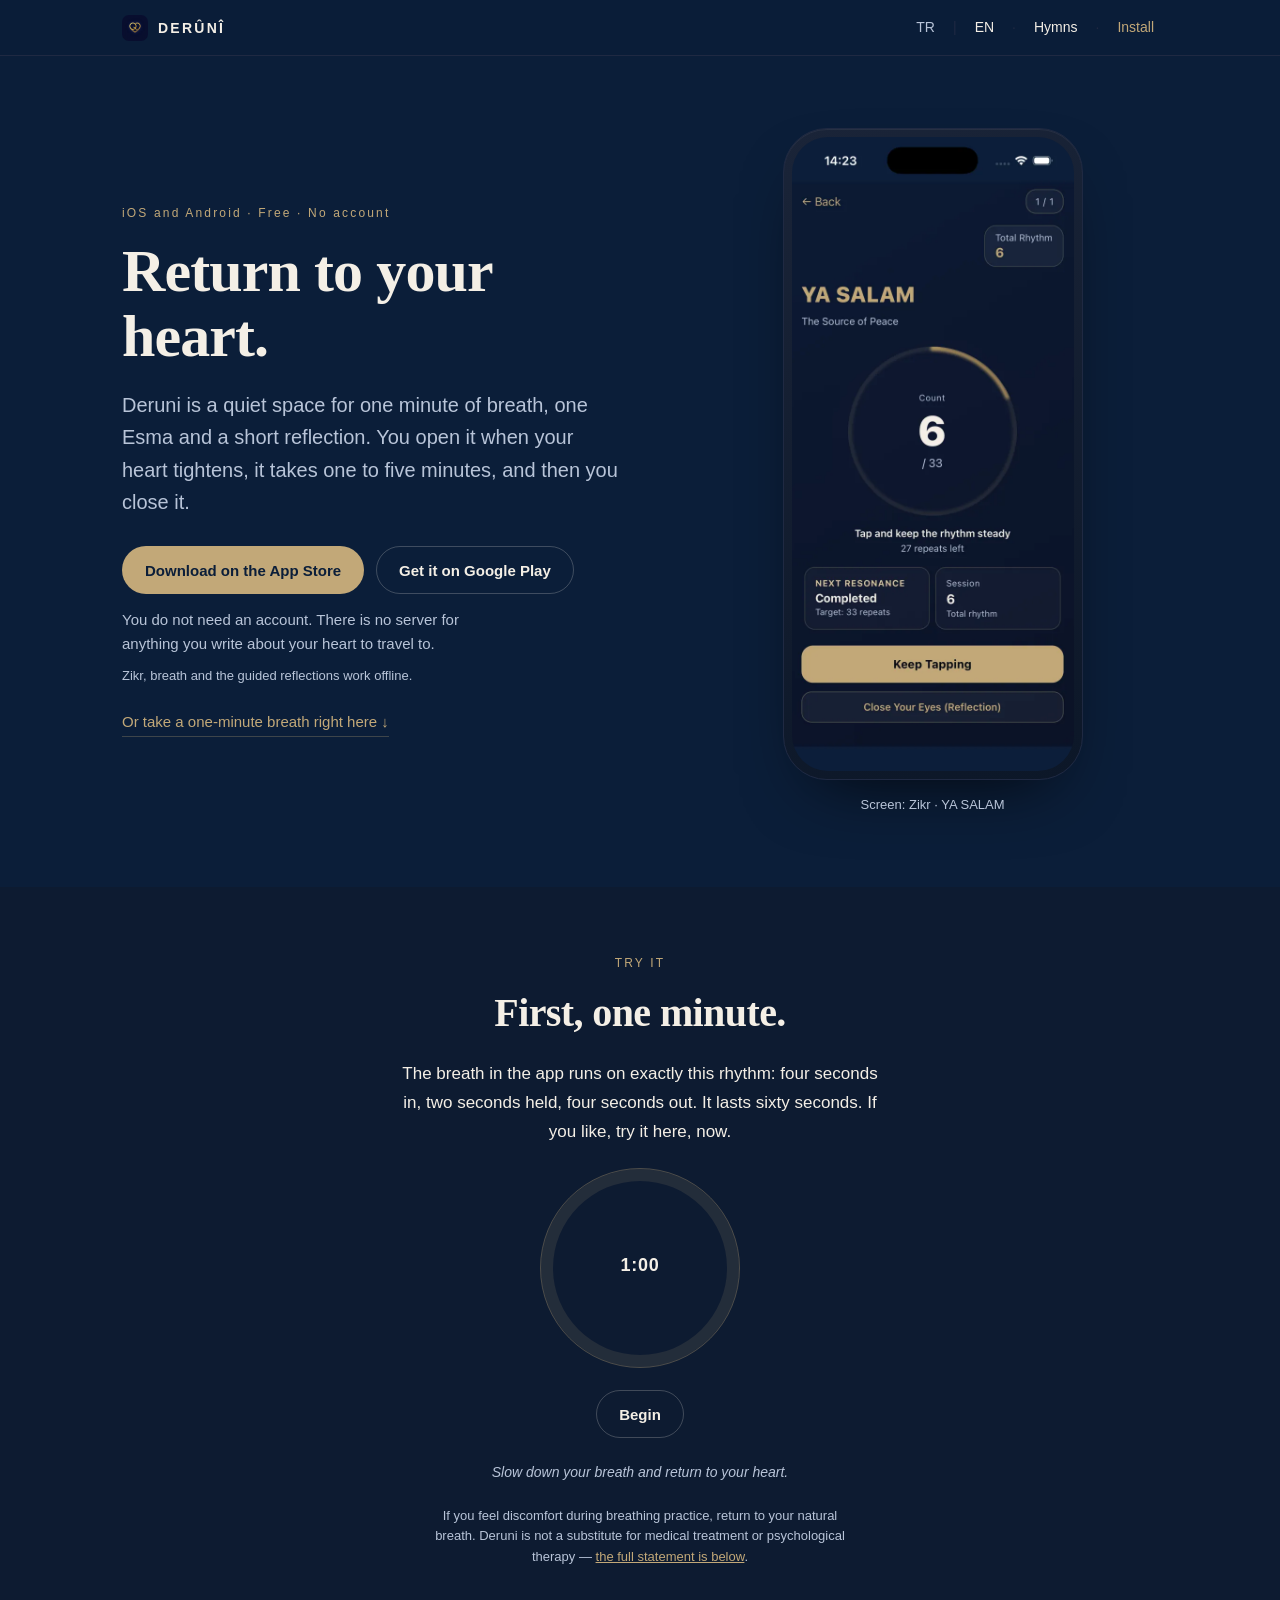
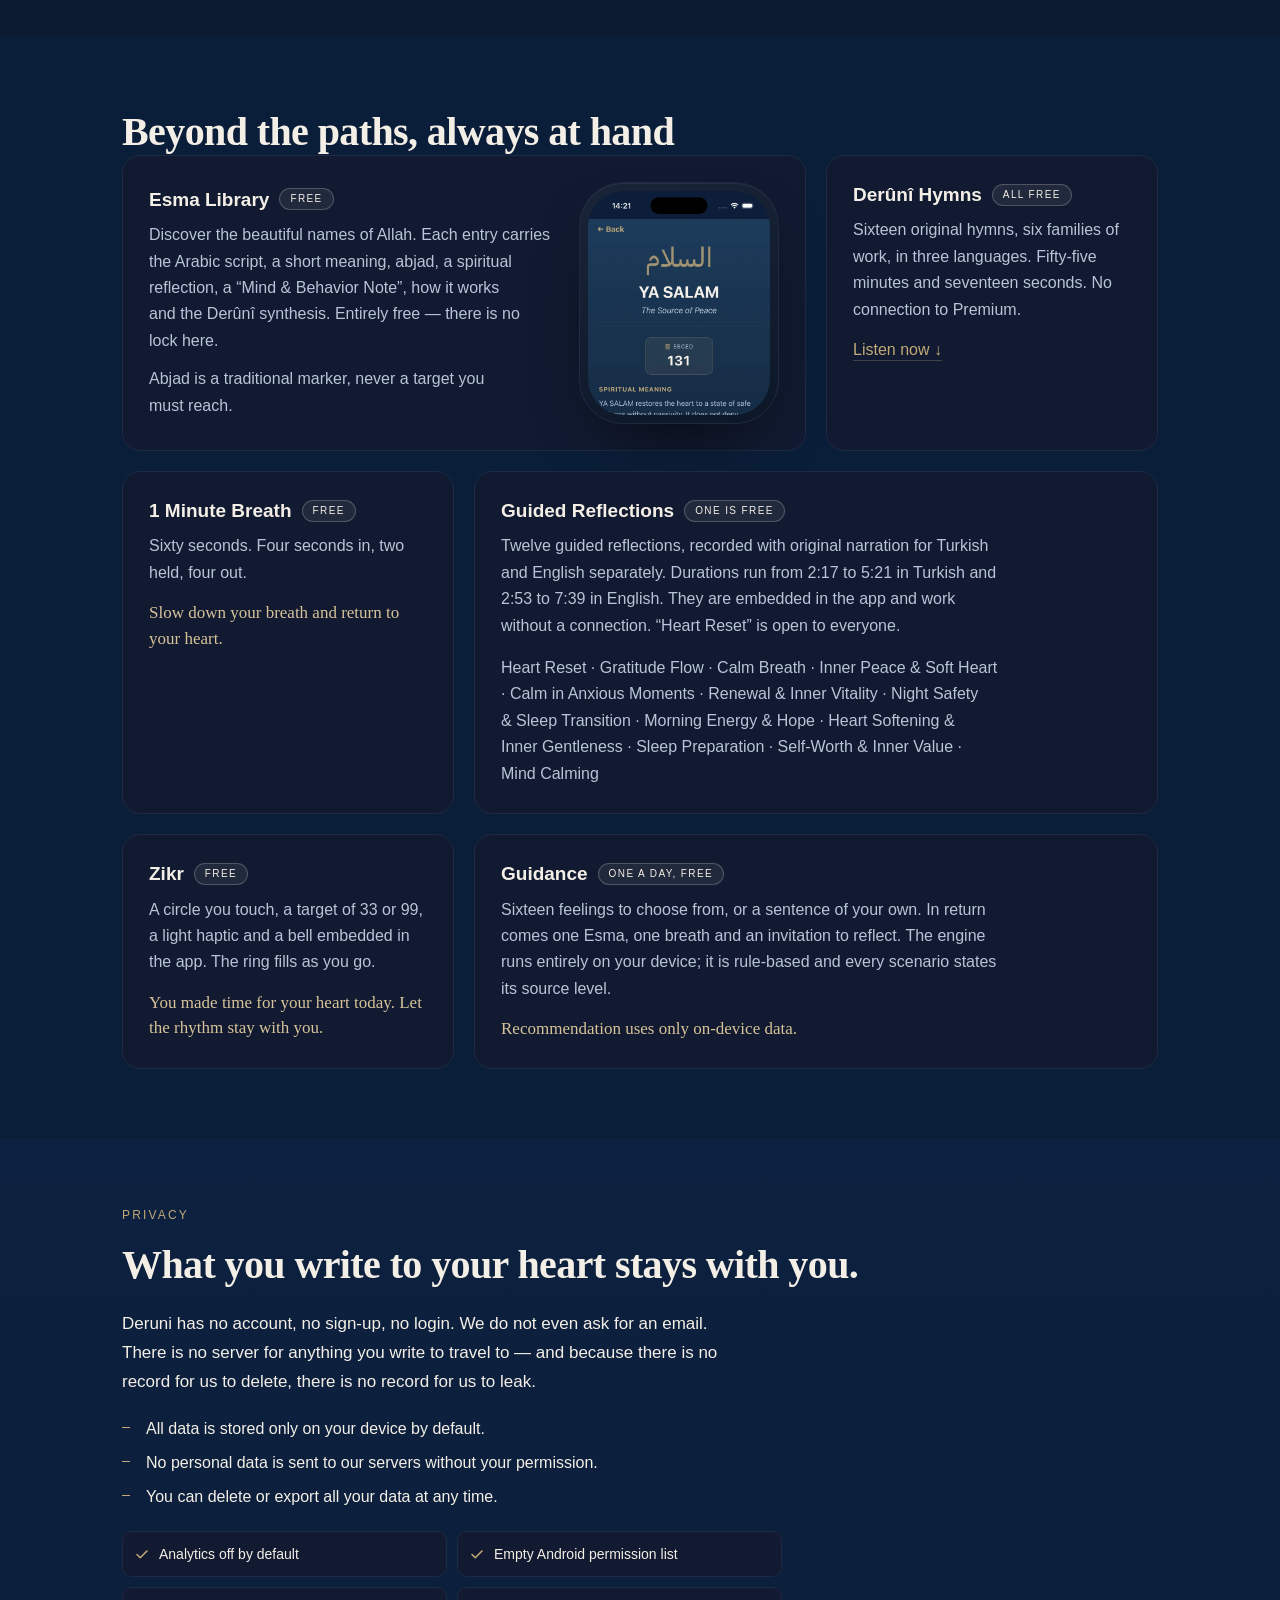
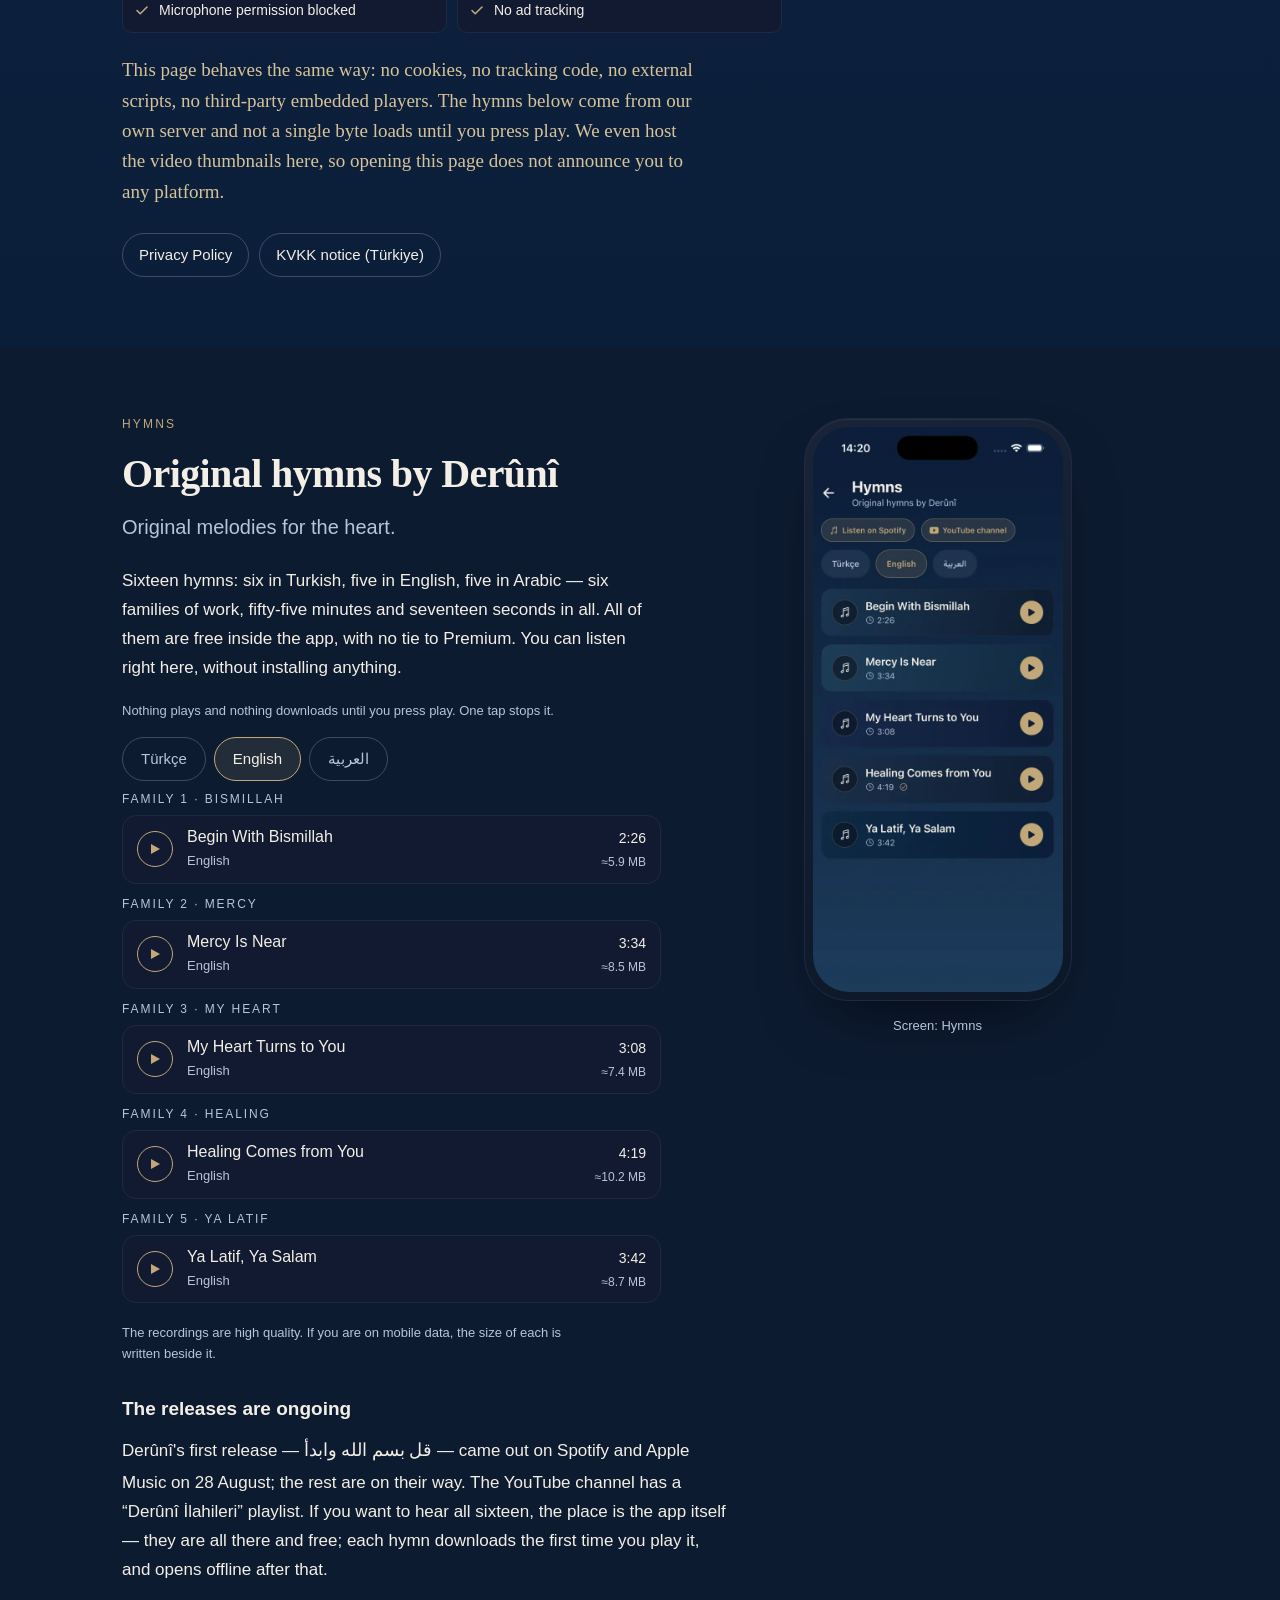
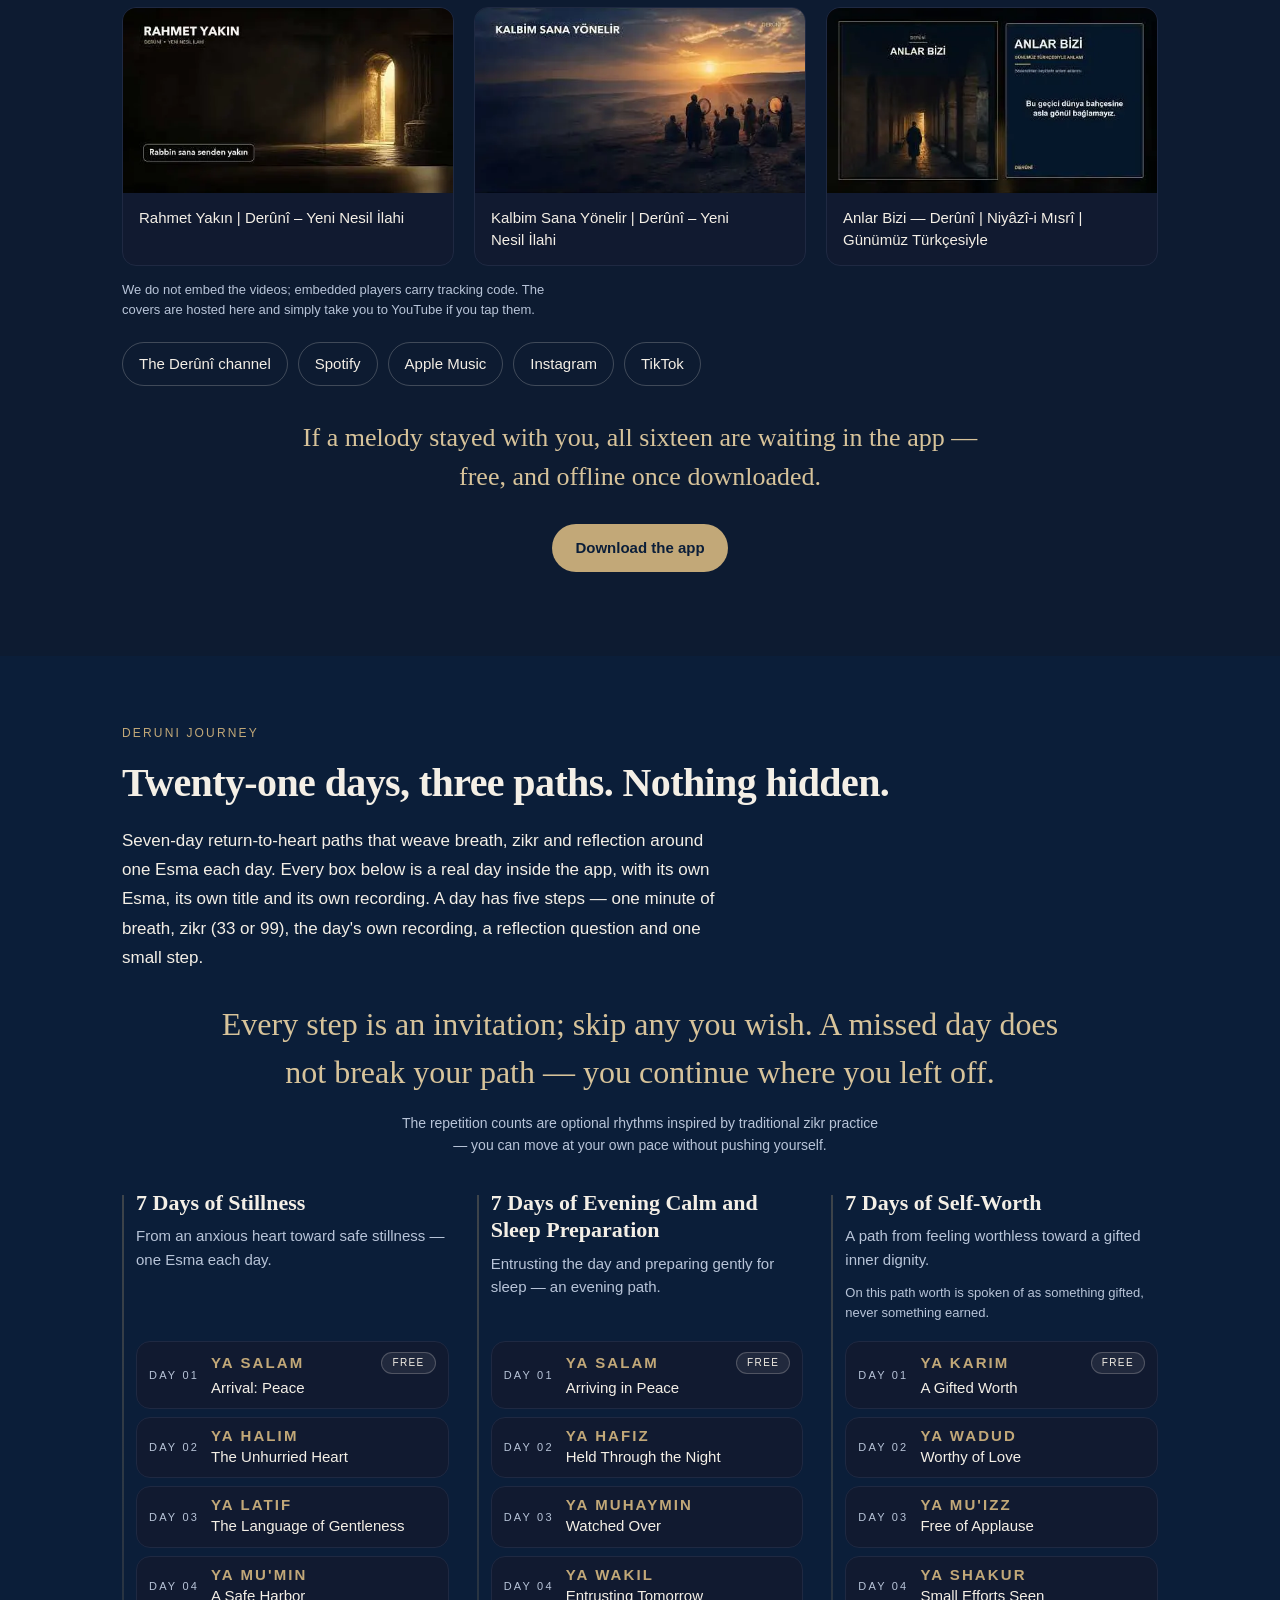
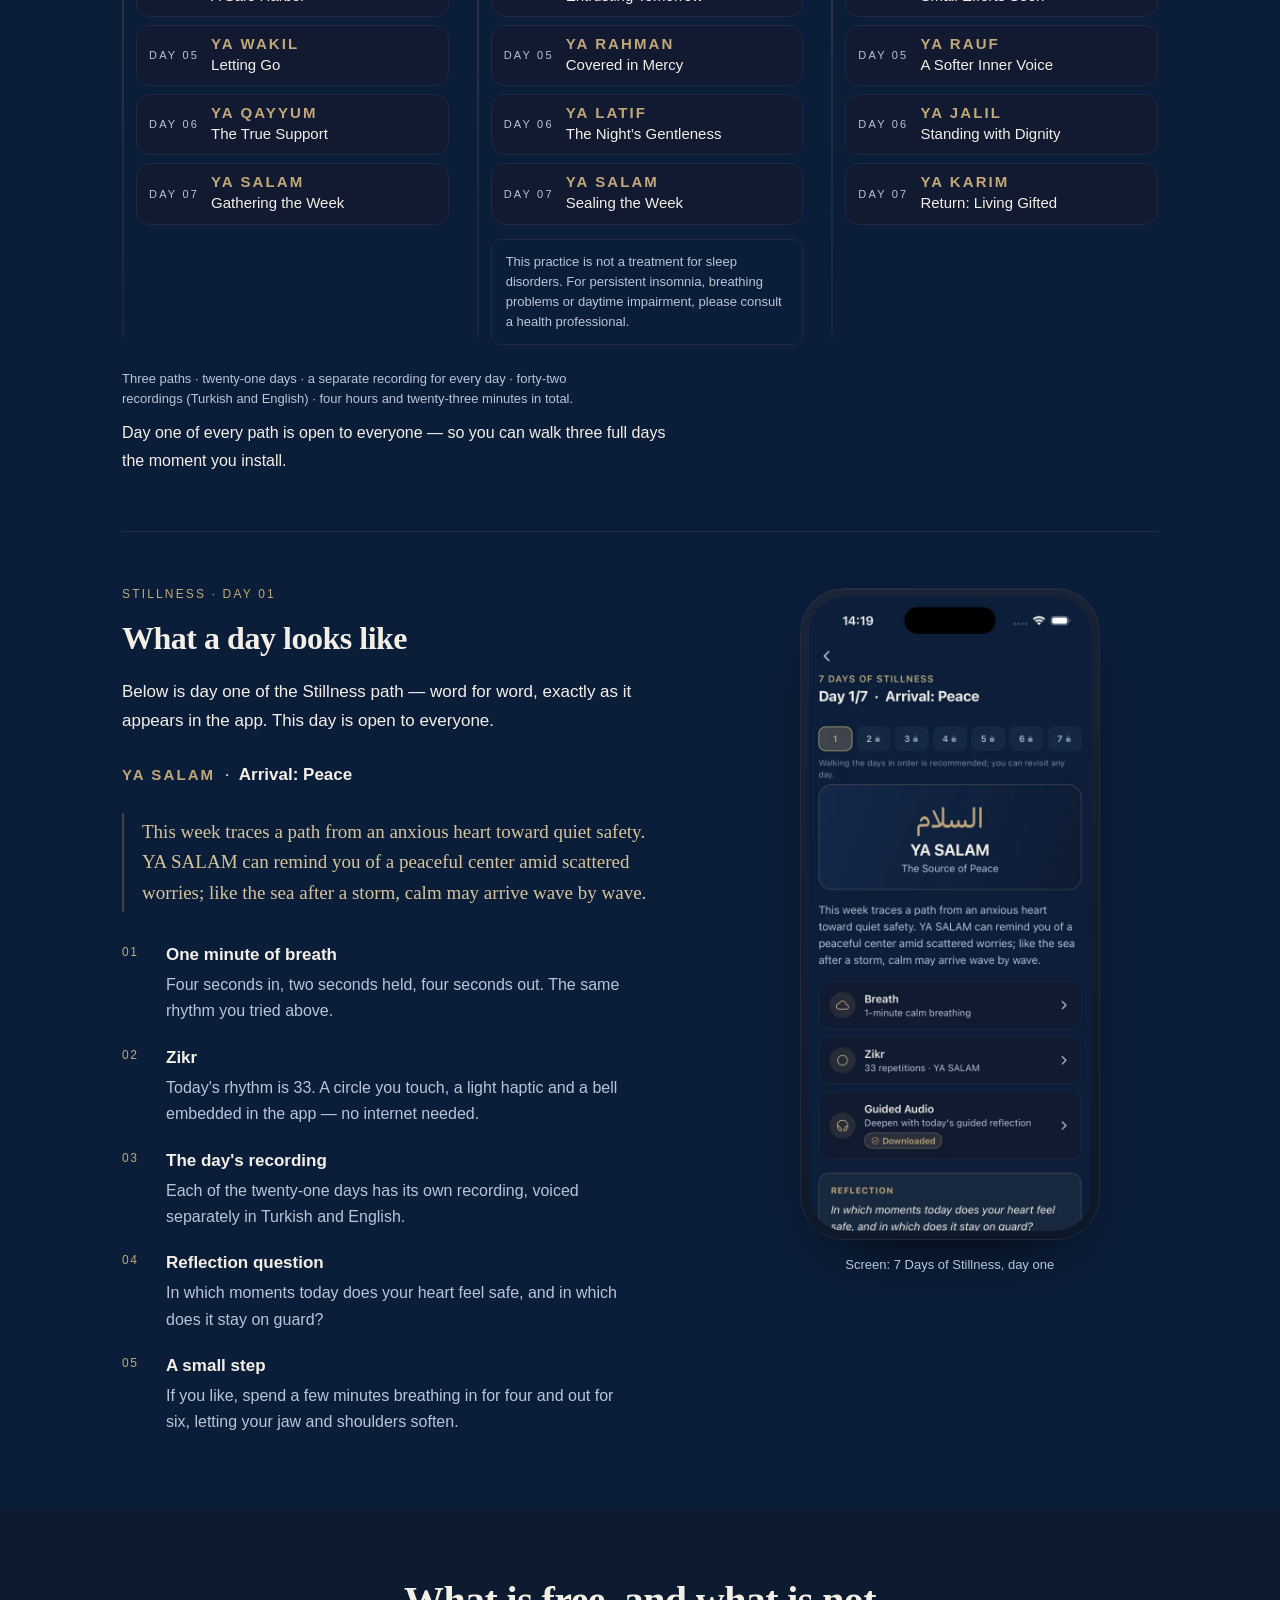
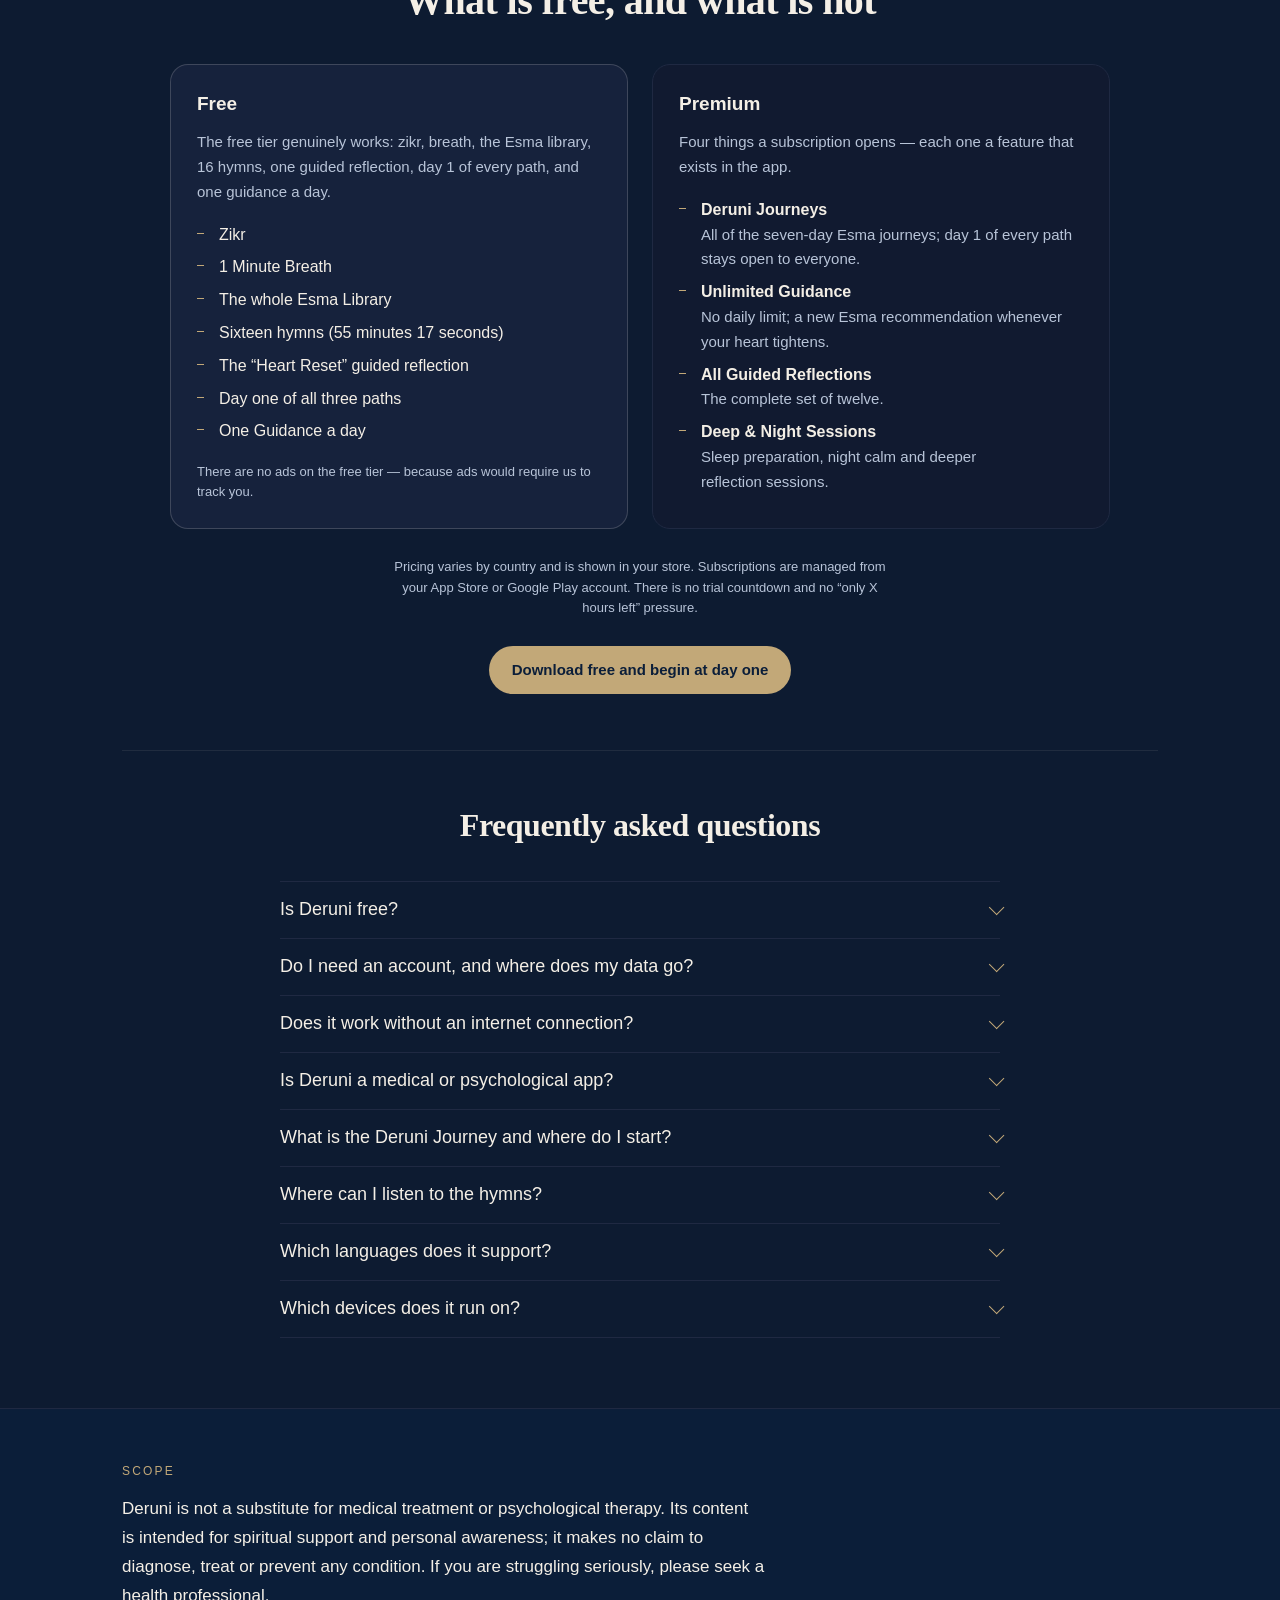
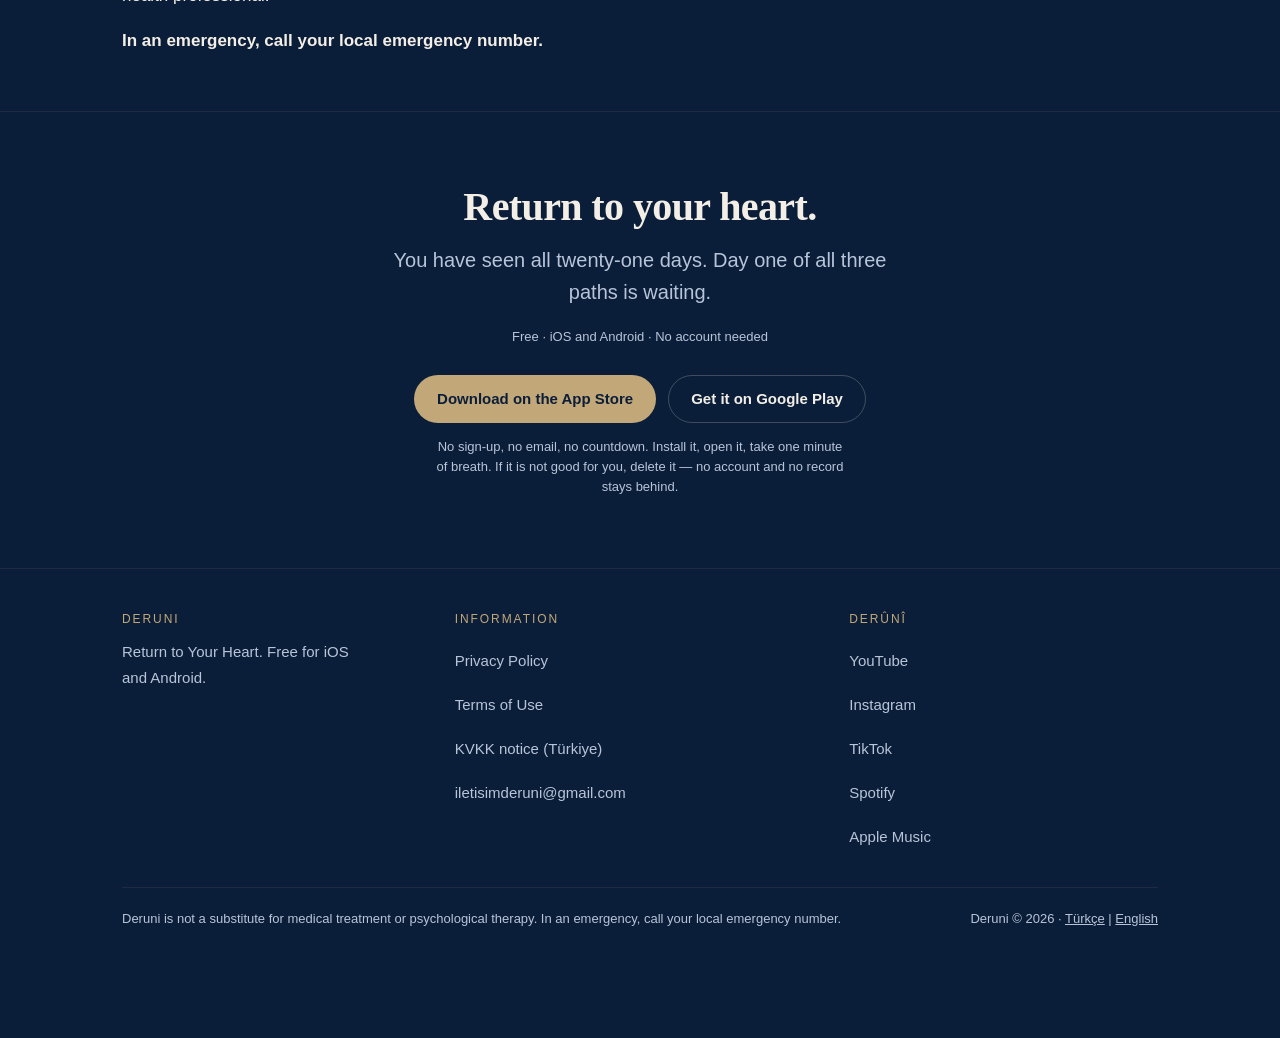
<file: en/index.html>
<!DOCTYPE html>
<html lang="en">
<head>
<meta charset="UTF-8">
<meta name="viewport" content="width=device-width, initial-scale=1, viewport-fit=cover">
<title>Deruni — Return to Your Heart · Zikr, breath, reflection</title>
<meta name="description" content="Deruni is a quiet space for one minute of breath, one Esma and a short reflection. No account, no sign-up, no login. Free on iOS and Android.">
<link rel="canonical" href="https://deruni.app/en/">
<link rel="alternate" hreflang="tr" href="https://deruni.app/">
<link rel="alternate" hreflang="en" href="https://deruni.app/en/">
<link rel="alternate" hreflang="x-default" href="https://deruni.app/">
<meta property="og:site_name" content="Deruni">
<meta property="og:type" content="website">
<meta property="og:url" content="https://deruni.app/en/">
<meta property="og:title" content="Deruni — Return to Your Heart">
<meta property="og:description" content="All twenty-one days in the open. Try the one-minute breath right here, listen to sixteen hymns without installing anything. No account, free.">
<meta property="og:image" content="https://deruni.app/assets/og-en.png">
<meta property="og:image:width" content="1200">
<meta property="og:image:height" content="630">
<meta property="og:image:alt" content="Deruni — Return to your heart.">
<meta property="og:locale" content="en_US">
<meta property="og:locale:alternate" content="tr_TR">
<meta name="twitter:card" content="summary_large_image">
<meta name="twitter:title" content="Deruni — Return to Your Heart">
<meta name="twitter:description" content="All twenty-one days in the open. Try the one-minute breath right here, listen to sixteen hymns without installing anything. No account, free.">
<meta name="twitter:image" content="https://deruni.app/assets/og-en.png">
<meta name="twitter:image:alt" content="Deruni — Return to your heart.">
<meta name="theme-color" content="#0B1E39">
<meta name="color-scheme" content="dark">
<link rel="icon" type="image/png" sizes="96x96" href="/assets/favicon-96.png">
<link rel="icon" type="image/png" sizes="32x32" href="/assets/favicon-32.png">
<link rel="apple-touch-icon" href="/assets/apple-touch-icon.png">
<script>document.documentElement.className+=" js";</script>
<style>
:root{
  --bg:#0B1E39; --band:#0D1B31; --card:#111A30; --card-lift:#16223C;
  --gold:#C2A878; --gold-soft:#D7C39A;
  --text:#F4EFE6; --muted:#B8C4D8; --border:#1F2942;
  --hair:rgba(244,239,230,.08);
  --chip-bg:rgba(244,239,230,.07); --chip-bd:rgba(244,239,230,.22);
  --gold-12:rgba(194,168,120,.12); --gold-28:rgba(194,168,120,.28);
  --r-s:10px; --r-m:14px; --r-l:18px; --r-xl:22px;
  --w-text:64ch; --w-page:1100px; --w-map:1180px; --w-narrow:720px;
  --serif:ui-serif,Georgia,"Times New Roman",serif;
  --sans:-apple-system,BlinkMacSystemFont,"Segoe UI",Roboto,"Helvetica Neue",Arial,sans-serif;
  --arabic:"SF Arabic","Geeza Pro","Noto Naskh Arabic","Segoe UI",serif;
}
*{margin:0;padding:0;box-sizing:border-box}
/* display bildiren her sınıf UA'nın [hidden] kuralını ezer — dil filtresi buna takılmıştı. */
[hidden]{display:none!important}
html{color-scheme:dark;scroll-behavior:smooth;scroll-padding-top:76px;-webkit-text-size-adjust:100%}
body{background:var(--bg);color:var(--text);font:400 17px/1.72 var(--sans);text-wrap:pretty;hyphens:none;padding-bottom:76px;overflow-x:hidden}
img{max-width:100%;display:block}
a{color:inherit}
:focus-visible{outline:2px solid var(--gold-soft);outline-offset:3px;border-radius:4px}
::selection{background:var(--gold-28);color:var(--text)}

.wrap{max-width:var(--w-page);margin:0 auto;padding:0 20px}
@media(min-width:640px){.wrap{padding:0 32px}}
main>section{padding:clamp(40px,5.5vw,72px) 0}
.band{background:var(--band)}
.sub{margin-top:clamp(36px,5vw,56px);padding-top:clamp(36px,5vw,56px);border-top:1px solid var(--hair)}
.sub h2{font-size:clamp(23px,3vw,32px)}
h1,h2{font-family:var(--serif);font-weight:600;letter-spacing:-.015em}
h1{font-size:clamp(36px,6.4vw,60px);line-height:1.08}
h2{font-size:clamp(26px,3.8vw,40px);line-height:1.18}
h3{font:600 19px/1.35 var(--sans);letter-spacing:0}
.over{font:500 12px/1 var(--sans);letter-spacing:.18em;color:var(--gold);margin-bottom:20px}
.lead{font-size:clamp(17px,2.1vw,20px);line-height:1.62;color:var(--muted);max-width:46ch}
p{max-width:var(--w-text)}
.sm{font-size:14px;line-height:1.6}
.mi{font-size:13px;line-height:1.55;color:var(--muted)}
.mu{color:var(--muted)}
.gs{color:var(--gold-soft)}
.esma{font:600 15px/1 var(--sans);letter-spacing:.14em;color:var(--gold)}
.daynum{font:400 11px/1 var(--sans);letter-spacing:.2em;color:var(--muted)}
.invite{font-family:var(--serif);font-size:clamp(22px,3.2vw,32px);line-height:1.5;color:var(--gold-soft);max-width:54ch;margin:0 auto;text-align:center}
.ar{font-family:var(--arabic);font-size:1.06em;line-height:1.9}

.chip{display:inline-block;font:500 10px/1 var(--sans);letter-spacing:.14em;padding:5px 10px;border-radius:999px;background:var(--chip-bg);border:1px solid var(--chip-bd);color:var(--text);white-space:nowrap;vertical-align:middle}

.btn{display:inline-flex;align-items:center;justify-content:center;gap:8px;min-height:48px;padding:0 22px;border-radius:999px;font:600 15px/1 var(--sans);text-decoration:none;border:1px solid transparent;transition:background .18s,border-color .18s,color .18s;cursor:pointer}
.btn-p{background:var(--gold);color:#0B1E39}
.btn-p:hover{background:var(--gold-soft)}
.btn-s{border-color:var(--chip-bd);color:var(--text);background:transparent}
.btn-s:hover{border-color:var(--gold);background:var(--gold-12)}
.btns{display:flex;flex-wrap:wrap;gap:12px;margin:28px 0 14px}

.topbar{position:sticky;top:0;z-index:50;height:56px;background:rgba(11,30,57,.86);backdrop-filter:blur(14px);-webkit-backdrop-filter:blur(14px);border-bottom:1px solid var(--border)}
.topbar .wrap{height:100%;display:flex;align-items:center;justify-content:space-between;gap:14px}
.brand{display:flex;align-items:center;min-height:44px;gap:10px;font:600 14px/1 var(--sans);letter-spacing:.16em;text-decoration:none;color:var(--text)}
.brand img{width:26px;height:26px;border-radius:7px}
.tnav{display:flex;align-items:center;gap:14px;font-size:14px}
.tnav a{display:inline-flex;align-items:center;min-height:44px;padding:0 4px;text-decoration:none;color:var(--muted);transition:color .18s}
.tnav a:hover,.tnav a[aria-current]{color:var(--text)}
.tnav .sep{color:var(--border)}
.tnav .dl{color:var(--gold)}
.tnav .hy{color:var(--text)}
@media(max-width:399px){.tnav{gap:8px}.tnav a{padding:0 2px}}
@media(max-width:359px){.tnav .sep{display:none}}

.skip{position:absolute;left:-9999px;top:0;background:var(--card-lift);color:var(--text);padding:12px 18px;border-radius:0 0 var(--r-s) 0;z-index:60}
.skip:focus{left:0}

.hero{padding-top:clamp(40px,6vw,72px)}
.hero-grid{display:grid;gap:28px;align-items:center}
@media(min-width:900px){.hero-grid{grid-template-columns:1.08fr .92fr;gap:56px}}
.hero h1{margin:6px 0 20px}
.trust{font-size:15px;line-height:1.6;color:var(--muted);max-width:44ch}
.hero .offl{margin-top:10px}
.tolink{display:inline-block;margin-top:22px;color:var(--gold);text-decoration:none;font-size:15px;border-bottom:1px solid var(--gold-28);padding-bottom:2px}
.tolink:hover{border-color:var(--gold)}
.figw{display:flex;flex-direction:column;align-items:center;gap:14px}
.phone{width:min(300px,56vw);aspect-ratio:1206/2622;padding:8px;border-radius:44px;background:linear-gradient(160deg,#1A2438,#0C1728);border:1px solid var(--border);box-shadow:0 30px 70px -34px rgba(0,0,0,.85),inset 0 1px 0 rgba(255,255,255,.06)}
.phone img{width:100%;height:100%;object-fit:cover;border-radius:36px}
.phone.crop{aspect-ratio:1206/1460}
.phone.crop img{object-position:top}
.cap{font-size:13px;color:var(--muted);text-align:center}

.breath-wrap{display:flex;flex-direction:column;align-items:center;text-align:center;gap:22px}
.breath-wrap p{max-width:52ch}
.ring{width:200px;height:200px;border-radius:50%;border:1px solid rgba(194,168,120,.35);box-shadow:inset 0 0 0 12px var(--gold-12);display:flex;flex-direction:column;align-items:center;justify-content:center;gap:6px;transition:opacity .6s ease}
@media(max-width:640px){.ring{width:168px;height:168px}}
.ring.run{animation:brth 10s infinite}
@keyframes brth{0%{transform:scale(1)}40%{transform:scale(1.26)}60%{transform:scale(1.26)}100%{transform:scale(1)}}
.phase{font:600 18px/1 var(--sans);letter-spacing:.04em}
.count{font:400 14px/1 var(--sans);color:var(--muted);font-variant-numeric:tabular-nums}
.done{margin-top:6px}
.done .h{font-family:var(--serif);font-size:21px;line-height:1.45;color:var(--gold-soft)}
.canon{font-size:14px;font-style:italic;color:var(--muted)}

.mapinvite{margin:28px 0 32px}
.map{display:grid;gap:28px;max-width:var(--w-map);margin:0 auto}
@media(min-width:700px){.map{grid-template-columns:repeat(2,1fr)}}
@media(min-width:1040px){.map{grid-template-columns:repeat(3,1fr)}}
.path{position:relative;padding-left:14px;min-width:0}
@media(max-width:699px){.path{padding-left:10px}}
.path:before{content:"";position:absolute;left:0;top:6px;bottom:6px;width:2px;background:linear-gradient(180deg,var(--gold-28) 0%,rgba(194,168,120,.06) 100%);transform:scaleY(0);transform-origin:top;transition:transform .7s cubic-bezier(.22,.61,.36,1)}
.path.vis:before{transform:scaleY(1)}
.path h3{font-family:var(--serif);font-size:22px;font-weight:600;line-height:1.25;margin-bottom:8px}
.path .psub{font-size:15px;line-height:1.55;color:var(--muted)}
.phead{margin-bottom:12px}
@media(min-width:700px){.phead{min-height:140px}}
.days{list-style:none;display:flex;flex-direction:column;gap:8px}
.day{display:grid;grid-template-columns:auto 1fr max-content;grid-template-areas:"n e c" "n t t";column-gap:12px;row-gap:4px;align-items:center;background:var(--card);border:1px solid var(--border);border-radius:var(--r-m);padding:10px 12px;transition:border-color .18s,background .18s}
.day:hover{border-color:var(--chip-bd);background:var(--card-lift)}
.day .top{display:contents}
.day .daynum{grid-area:n}
.day .chip{grid-area:c}
.day .esma{grid-area:e}
.day .ttl{grid-area:t;font-size:15px;line-height:1.35;margin:0}
@media(max-width:359px){.day .chip{padding:4px 7px;letter-spacing:.06em}}
.pnote{margin-top:14px;padding:12px 14px;border:1px solid var(--border);border-radius:var(--r-s);font-size:13px;line-height:1.55;color:var(--muted)}
.pframe{font-size:13px;line-height:1.55;color:var(--muted);margin-top:12px}
.measure{max-width:var(--w-map);margin:24px auto 0}
.emph{font-size:16px;margin-top:10px}

.day-grid{display:grid;gap:28px;align-items:start}
@media(min-width:900px){.day-grid{grid-template-columns:1.15fr .85fr;gap:56px}.day-grid .figw{position:sticky;top:92px}}
.quote{border-left:2px solid var(--gold-28);padding:4px 0 4px 18px;margin:24px 0 32px;font-family:var(--serif);font-size:19px;line-height:1.6;color:var(--gold-soft);max-width:56ch}
.steps{list-style:none;display:flex;flex-direction:column;gap:22px;counter-reset:s}
.steps li{padding-left:44px;position:relative}
.steps li:before{counter-increment:s;content:counter(s,decimal-leading-zero);position:absolute;left:0;top:2px;font:500 12px/1 var(--sans);letter-spacing:.14em;color:var(--gold)}
.steps h3{font:600 17px/1.35 var(--sans);margin-bottom:5px}
.steps p{font-size:16px;line-height:1.65;color:var(--muted);max-width:52ch}

.cards{display:grid;gap:clamp(12px,1.6vw,20px)}
@media(min-width:900px){
 .cards{grid-template-columns:repeat(3,1fr)}
 .c1{grid-area:1/1/2/3}.c6{grid-area:1/3/2/4}
 .c3{grid-area:2/1/3/2}.c4{grid-area:2/2/3/4}
 .c2{grid-area:3/1/4/2}.c5{grid-area:3/2/4/4}
}
.card{background:var(--card);border:1px solid var(--border);border-radius:var(--r-l);padding:clamp(20px,2.4vw,26px)}
.card h3{margin-bottom:10px;display:flex;align-items:center;gap:10px;flex-wrap:wrap}
.card p{font-size:16px;line-height:1.65;color:var(--muted);max-width:56ch}
.card .q{margin-top:14px;font-family:var(--serif);font-size:17px;line-height:1.5;color:var(--gold-soft)}
.c1-in{display:grid;gap:24px;align-items:center}
@media(min-width:900px){.c1-in{grid-template-columns:1fr auto}}
.c1-in .phone{width:min(200px,44vw)}
.mlist{margin-top:16px;font-size:15px;line-height:1.9;color:var(--muted)}

.priv{background:linear-gradient(180deg,#0D2140,var(--bg))}
.facts{display:grid;grid-template-columns:1fr 1fr;gap:10px;margin:22px 0;max-width:660px}
@media(max-width:399px){.facts{grid-template-columns:1fr}}
.fact{display:flex;align-items:center;gap:10px;padding:10px 12px;background:var(--card);border:1px solid var(--border);border-radius:var(--r-s);font-size:14px}
.fact svg{flex:none;color:var(--gold)}
.plist{list-style:none;display:flex;flex-direction:column;gap:8px;margin:20px 0;max-width:60ch}
.plist li{padding-left:24px;position:relative;font-size:16px;line-height:1.6}
.plist li:before{content:"";position:absolute;left:0;top:11px;width:8px;height:1px;background:var(--gold)}

.ledger{display:grid;gap:24px;max-width:940px;margin:0 auto}
@media(min-width:700px){.ledger{grid-template-columns:1fr 1fr}}
.led{border:1px solid var(--border);border-radius:var(--r-l);padding:clamp(20px,2.4vw,26px);background:var(--card)}
.led.free{background:var(--card-lift);border-color:rgba(244,239,230,.18)}
.led h3{margin-bottom:14px}
.led .top{font-size:15px;line-height:1.65;color:var(--muted);margin-bottom:18px}
.led ul{list-style:none;display:flex;flex-direction:column;gap:8px}
.led li{padding-left:22px;position:relative;font-size:16px;line-height:1.55}
.led li:before{content:"";position:absolute;left:0;top:10px;width:7px;height:1px;background:var(--gold)}
.led li b{font-weight:600;display:block}
.led li span{color:var(--muted);font-size:15px}

.faqs{max-width:var(--w-narrow);margin:0 auto}
.faq{border-bottom:1px solid var(--border)}
.faq:first-child{border-top:1px solid var(--border)}
.faq summary{list-style:none;cursor:pointer;display:flex;align-items:center;justify-content:space-between;gap:16px;min-height:56px;padding:12px 0}
.faq summary::-webkit-details-marker{display:none}
.faq summary:after{content:"";flex:none;width:10px;height:10px;border-right:1.5px solid var(--gold);border-bottom:1.5px solid var(--gold);transform:rotate(45deg) translateY(-3px);transition:transform .2s}
.faq[open] summary:after{transform:rotate(225deg) translateY(-3px)}
.faq summary h3{font:500 18px/1.4 var(--sans);margin:0}
.faq summary:hover h3{color:var(--gold-soft)}
.faq p{font-size:16px;line-height:1.72;color:var(--muted);max-width:62ch;padding:0 0 18px}
.scope{padding:clamp(36px,4.5vw,56px) 0;border-top:1px solid var(--border);border-bottom:1px solid var(--border)}
.scope .lbl{font:500 12px/1 var(--sans);letter-spacing:.18em;color:var(--gold);margin-bottom:18px}
.scope p{font-size:17px;line-height:1.7;max-width:70ch}
.scope .em{margin-top:16px;font-weight:600}

.hymn-top{display:grid;gap:28px;align-items:start}
.hymn-main{min-width:0}
@media(min-width:900px){.hymn-top{grid-template-columns:minmax(0,1.1fr) minmax(0,.9fr);gap:56px}.hymn-top .figw{position:sticky;top:92px}.hymn-top .phone{width:min(268px,60vw)}}
.rel{margin-top:32px}
.hymn-cta{text-align:center;margin-top:32px}
.tabs{display:flex;gap:8px;margin:16px 0 12px;flex-wrap:wrap}
.tab{min-height:44px;padding:0 18px;border-radius:999px;background:transparent;border:1px solid var(--chip-bd);color:var(--muted);font:500 15px/1 var(--sans);cursor:pointer;display:inline-flex;align-items:center;transition:all .18s}
.tab[aria-pressed="true"]{color:var(--text);border-color:var(--gold);background:var(--gold-12)}
.fam{margin-bottom:14px}
.famh{font:500 12px/1 var(--sans);letter-spacing:.16em;color:var(--muted);margin-bottom:10px}
.trk{position:relative;display:flex;align-items:center;gap:14px;width:100%;min-height:56px;padding:10px 14px;background:var(--card);border:1px solid var(--border);border-radius:var(--r-m);color:inherit;font:inherit;text-align:left;cursor:pointer;overflow:hidden;transition:border-color .18s,background .18s}
.trk:hover{border-color:var(--chip-bd);background:var(--card-lift)}
.trk+.trk{margin-top:8px}
.trk .pb{flex:none;width:36px;height:36px;border-radius:50%;border:1px solid var(--gold);display:flex;align-items:center;justify-content:center;color:var(--gold)}
.trk.load .pb{animation:pulse 1.2s ease-in-out infinite}
@keyframes pulse{0%,100%{opacity:1}50%{opacity:.45}}
.trk .meta{flex:1;min-width:0}
.trk .tt.ar{unicode-bidi:isolate}
.trk .tt{display:block;font-size:16px;line-height:1.35;overflow:hidden;text-overflow:ellipsis;white-space:nowrap}
.trk .tl{display:block;font-size:13px;color:var(--muted);margin-top:3px}
.trk .rt{flex:none;text-align:right;direction:ltr;unicode-bidi:isolate}
.trk .dur{display:block;font-size:14px;font-variant-numeric:tabular-nums}
.trk .mb{display:block;font-size:12px;color:var(--muted);margin-top:2px}
.trk .prog{position:absolute;left:0;bottom:0;height:2px;width:100%;background:var(--gold);transform:scaleX(0);transform-origin:left;transition:transform .25s linear}
.trk.err{color:var(--muted)}
.credit{margin-top:8px}
.sr-only{position:absolute;width:1px;height:1px;padding:0;margin:-1px;overflow:hidden;clip:rect(0 0 0 0);white-space:nowrap;border:0}
.vids{display:grid;gap:20px;grid-template-columns:repeat(auto-fit,minmax(240px,1fr));margin:22px 0 14px}
.vid{text-decoration:none;display:block;border:1px solid var(--border);border-radius:var(--r-m);overflow:hidden;background:var(--card);transition:border-color .18s}
.vid:hover{border-color:var(--gold-28)}
.vid img{width:100%;height:auto;aspect-ratio:16/9;object-fit:cover}
.vid span{display:block;padding:14px 16px;font-size:15px;line-height:1.45}
@media(max-width:639px){.vids{grid-template-columns:1fr;gap:10px}.vid{display:grid;grid-template-columns:120px 1fr;align-items:center}.vid span{padding:10px 12px;font-size:14px}}
.links{display:flex;flex-wrap:wrap;gap:10px;margin-top:22px}
.links a{display:inline-flex;align-items:center;gap:8px;min-height:44px;padding:0 16px;border-radius:999px;border:1px solid var(--chip-bd);text-decoration:none;font-size:15px;color:var(--text);transition:border-color .18s,background .18s}
.links a:hover{border-color:var(--gold);background:var(--gold-12)}

.close{text-align:center}
.close h2{margin-bottom:14px}
.close .btns{justify-content:center}
.close p{margin:0 auto}

footer{border-top:1px solid var(--border);padding:44px 0 32px;font-size:15px}
.fgrid{display:grid;gap:24px;grid-template-columns:minmax(0,1fr) minmax(0,1fr)}
.fcol:first-child{grid-column:1/-1}
@media(min-width:900px){.fgrid{grid-template-columns:1fr 1.2fr 1fr}.fcol:first-child{grid-column:auto}}
.fcol .fh{font:500 12px/1 var(--sans);letter-spacing:.16em;color:var(--gold);margin-bottom:14px}
.fcol a{display:flex;align-items:center;min-height:44px;color:var(--muted);text-decoration:none;transition:color .18s;overflow-wrap:anywhere}
.fcol a:hover{color:var(--text)}
.fbot{margin-top:28px;padding-top:20px;border-top:1px solid var(--border);display:flex;flex-wrap:wrap;gap:14px;justify-content:space-between;font-size:13px;color:var(--muted)}
.fbot p{max-width:none}

.bar{position:fixed;left:0;right:0;bottom:0;z-index:45;min-height:60px;background:rgba(11,30,57,.92);backdrop-filter:blur(14px);-webkit-backdrop-filter:blur(14px);border-top:1px solid var(--border);padding-bottom:env(safe-area-inset-bottom);opacity:0;visibility:hidden;pointer-events:none;transition:opacity .2s,visibility .2s}
.bar.on{opacity:1;visibility:visible;pointer-events:auto}
.bar .wrap{min-height:60px;display:flex;align-items:center;justify-content:space-between;gap:14px;flex-wrap:wrap;padding-top:8px;padding-bottom:8px}
.bar .lt{display:flex;align-items:center;gap:12px;font-size:14px;min-width:0}
.bar .btn{min-height:40px;padding:0 16px;font-size:14px}
.bar .np{display:none;align-items:center;gap:10px;min-width:0}
.bar.play .np{display:flex}
.bar.play .idle{display:none}
.bar .np .t{overflow:hidden;text-overflow:ellipsis;white-space:nowrap;max-width:40vw}
.bar .np .tm{font-variant-numeric:tabular-nums;color:var(--muted);font-size:13px;flex:none}
.iconbtn{width:36px;height:36px;flex:none;border-radius:50%;border:1px solid var(--chip-bd);background:transparent;color:var(--text);display:flex;align-items:center;justify-content:center;cursor:pointer}
.iconbtn:hover{border-color:var(--gold);color:var(--gold)}

@media(prefers-reduced-motion:reduce){
  html{scroll-behavior:auto}
  *{animation:none!important;transition:none!important}
  html.js .rv{opacity:1;transform:none}
  .ring.run{opacity:.7}
}
</style>
<script type="application/ld+json">{"@context":"https://schema.org","@graph":[{"@type":"MobileApplication","@id":"https://deruni.app/#app","name":"Deruni","operatingSystem":"iOS, Android","applicationCategory":"HealthApplication","inLanguage":["tr","en"],"url":"https://deruni.app/en/","image":"https://deruni.app/assets/og-en.png","description":"Deruni is a quiet space for one minute of breath, one Esma and a short reflection. No account, no sign-up, no login. Free on iOS and Android.","offers":{"@type":"Offer","price":"0","priceCurrency":"USD"},"publisher":{"@id":"https://deruni.app/#org"},"downloadUrl":["https://apps.apple.com/app/deruni/id6759687639","https://play.google.com/store/apps/details?id=com.mehmetcolak.deruni&hl=en"]},{"@type":"Organization","@id":"https://deruni.app/#org","name":"Deruni","alternateName":"Derûnî","url":"https://deruni.app/","logo":"https://deruni.app/assets/apple-touch-icon.png","email":"iletisimderuni@gmail.com","sameAs":["https://www.youtube.com/@Deruniapp","https://www.instagram.com/deruniapp/","https://www.tiktok.com/@deruniapp","https://open.spotify.com/artist/2QThTToZzGgTAy8RZBFgSx","https://music.apple.com/us/artist/der%C3%BBn%C3%AE/6803085837","https://apps.apple.com/app/deruni/id6759687639","https://play.google.com/store/apps/details?id=com.mehmetcolak.deruni"]},{"@type":"WebSite","@id":"https://deruni.app/en/#website","url":"https://deruni.app/en/","name":"Deruni","inLanguage":"en","publisher":{"@id":"https://deruni.app/#org"}},{"@type":"FAQPage","@id":"https://deruni.app/en/#faq","inLanguage":"en","mainEntity":[{"@type":"Question","name":"Is Deruni free?","acceptedAnswer":{"@type":"Answer","text":"Yes. Zikr, the 1 Minute Breath, the whole Esma Library, all sixteen hymns, one guided reflection, day one of all three paths and one Guidance a day are free. A Premium subscription opens the full journeys, all twelve guided reflections and unlimited guidance. Pricing varies by country and is shown in your store."}},{"@type":"Question","name":"Do I need an account, and where does my data go?","acceptedAnswer":{"@type":"Answer","text":"There is no account, no sign-up and no login; you are not even asked for an email. All data is stored only on your device by default. Anonymous usage data is off by default, and you can export or delete everything at any time."}},{"@type":"Question","name":"Does it work without an internet connection?","acceptedAnswer":{"@type":"Answer","text":"Zikr, breath and the twelve guided reflections are embedded in the app, so they work offline. The journey recordings and the hymns download the first time you play them; after that they open offline too."}},{"@type":"Question","name":"Is Deruni a medical or psychological app?","acceptedAnswer":{"@type":"Answer","text":"No. Deruni is not a substitute for medical treatment or psychological therapy. Its content is intended for spiritual support and personal awareness; it makes no claim to diagnose, treat or prevent any condition. If you are struggling seriously, please seek a health professional, and in an emergency call your local emergency number."}},{"@type":"Question","name":"What is the Deruni Journey and where do I start?","acceptedAnswer":{"@type":"Answer","text":"There are three paths of seven days each: Stillness, Evening Calm and Sleep Preparation, and Self-Worth — twenty-one days in total. Each day weaves one minute of breath, zikr, the day's own recording, a reflection question and one small step around a single Esma. Day one of every path is open to everyone, so you can walk three full days the moment you install."}},{"@type":"Question","name":"Where can I listen to the hymns?","acceptedAnswer":{"@type":"Answer","text":"All sixteen hymns are free in the Hymns section of the app. You can also listen here on this page without installing anything. Releases are also rolling out on Spotify, Apple Music and YouTube."}},{"@type":"Question","name":"Which languages does it support?","acceptedAnswer":{"@type":"Answer","text":"The app interface is Turkish and English; the guided reflections and journey recordings are voiced separately in both. The hymns come in Turkish, English and Arabic."}},{"@type":"Question","name":"Which devices does it run on?","acceptedAnswer":{"@type":"Answer","text":"iOS and Android. It is a free download from the App Store and Google Play."}}]}]}</script>
</head>
<body>
<a class="skip" href="#main">Skip to content</a>

<header class="topbar">
  <div class="wrap">
    <a class="brand" href="/en/"><img src="/assets/logo-256.webp" width="26" height="26" alt="" decoding="async">DERÛNÎ</a>
    <nav class="tnav" aria-label="Site">
      <a href="/" hreflang="tr">TR</a><span class="sep" aria-hidden="true">|</span><a href="/en/" aria-current="page" hreflang="en">EN</a>
      <span class="sep" aria-hidden="true">·</span>
      <a class="hy" href="#hymns">Hymns</a>
      <span class="sep" aria-hidden="true">·</span>
      <a class="dl" href="#install">Install</a>
    </nav>
  </div>
</header>

<main id="main">

<!-- 2 · HERO -->
<section class="hero" id="hero">
  <div class="wrap hero-grid">
    <div>
      <p class="over">iOS and Android · Free · No account</p>
      <h1>Return to your heart.</h1>
      <p class="lead">Deruni is a quiet space for one minute of breath, one Esma and a short reflection. You open it when your heart tightens, it takes one to five minutes, and then you close it.</p>
      <div class="btns" id="install">
        <a class="btn btn-p" href="https://apps.apple.com/app/deruni/id6759687639">Download on the App Store</a>
        <a class="btn btn-s" href="https://play.google.com/store/apps/details?id=com.mehmetcolak.deruni&hl=en">Get it on Google Play</a>
      </div>
      <p class="trust">You do not need an account. There is no server for anything you write about your heart to travel to.</p>
      <p class="mi offl">Zikr, breath and the guided reflections work offline.</p>
      <a class="tolink" href="#breath">Or take a one-minute breath right here ↓</a>
    </div>
    <div class="figw">
      <div class="phone"><img src="/assets/05-zikr-en-620.webp" srcset="/assets/05-zikr-en-620.webp 620w, /assets/05-zikr-en-900.webp 900w" sizes="(min-width:900px) 300px, 56vw" width="620" height="1348" alt="The Deruni zikr screen: YA SALAM and a filling ring" fetchpriority="high" decoding="async"></div>
      <p class="cap">Screen: Zikr · YA SALAM</p>
    </div>
  </div>
</section>

<!-- 3 · TRY ONE MINUTE -->
<section id="breath" class="rv band">
  <div class="wrap breath-wrap">
    <div>
      <p class="over">TRY IT</p>
      <h2>First, one minute.</h2>
    </div>
    <p>The breath in the app runs on exactly this rhythm: four seconds in, two seconds held, four seconds out. It lasts sixty seconds. If you like, try it here, now.</p>
    <div class="ring" id="ring">
      <span class="phase" id="phase" aria-live="polite">1:00</span>
      <span class="count" id="count" aria-hidden="true"></span>
    </div>
    <button class="btn btn-s" id="bBtn" type="button">Begin</button>
    <div class="done" id="bDone" hidden>
      <p class="h">You gave a minute to your heart.</p>
      <p class="sm mu" style="margin:10px auto 18px;max-width:52ch">In the app this is called &#8220;1 Minute Breath&#8221;. Next to it sit zikr, the Esma Library and sixteen hymns — all of them free.</p>
      <a class="btn btn-p" href="https://apps.apple.com/app/deruni/id6759687639">Download the app</a>
    </div>
    <p class="canon">Slow down your breath and return to your heart.</p>
    <p class="mi" style="max-width:60ch">If you feel discomfort during breathing practice, return to your natural breath. Deruni is not a substitute for medical treatment or psychological therapy — <a href="#scope" style="color:var(--gold)">the full statement is below</a>.</p>
  </div>
</section>

<!-- 6 · WHAT IS IN THE APP -->
<section class="rv">
  <div class="wrap">
    <h2>Beyond the paths, always at hand</h2>
    <div class="cards">

      <article class="card c6">
        <h3>Derûnî Hymns <span class="chip">ALL FREE</span></h3>
        <p>Sixteen original hymns, six families of work, in three languages. Fifty-five minutes and seventeen seconds. No connection to Premium.</p>
        <p style="margin-top:14px"><a href="#hymns" style="color:var(--gold);text-decoration:none;border-bottom:1px solid var(--gold-28);padding-bottom:2px">Listen now ↓</a></p>
      </article>

      <article class="card c1">
        <div class="c1-in">
          <div>
            <h3>Esma Library <span class="chip">FREE</span></h3>
            <p>Discover the beautiful names of Allah. Each entry carries the Arabic script, a short meaning, abjad, a spiritual reflection, a &#8220;Mind &amp; Behavior Note&#8221;, how it works and the Derûnî synthesis. Entirely free — there is no lock here.</p>
            <p class="mi" style="margin-top:12px">Abjad is a traditional marker, never a target you must reach.</p>
          </div>
          <div class="phone crop"><img src="/assets/08-esma-detail-en-620.webp" srcset="/assets/08-esma-detail-en-620.webp 620w, /assets/08-esma-detail-en-900.webp 900w" sizes="(min-width:900px) 200px, 44vw" width="620" height="750" alt="A Deruni Esma entry: YA SALAM, its abjad value and spiritual meaning" loading="lazy" decoding="async"></div>
        </div>
      </article>

      <article class="card c2">
        <h3>Zikr <span class="chip">FREE</span></h3>
        <p>A circle you touch, a target of 33 or 99, a light haptic and a bell embedded in the app. The ring fills as you go.</p>
        <p class="q">You made time for your heart today. Let the rhythm stay with you.</p>
      </article>

      <article class="card c3">
        <h3>1 Minute Breath <span class="chip">FREE</span></h3>
        <p>Sixty seconds. Four seconds in, two held, four out.</p>
        <p class="q">Slow down your breath and return to your heart.</p>
      </article>

      <article class="card c4">
        <h3>Guided Reflections <span class="chip">ONE IS FREE</span></h3>
        <p>Twelve guided reflections, recorded with original narration for Turkish and English separately. Durations run from 2:17 to 5:21 in Turkish and 2:53 to 7:39 in English. They are embedded in the app and work without a connection. &#8220;Heart Reset&#8221; is open to everyone.</p>
        <p class="mlist">Heart Reset · Gratitude Flow · Calm Breath · Inner Peace &amp; Soft Heart · Calm in Anxious Moments · Renewal &amp; Inner Vitality · Night Safety &amp; Sleep Transition · Morning Energy &amp; Hope · Heart Softening &amp; Inner Gentleness · Sleep Preparation · Self-Worth &amp; Inner Value · Mind Calming</p>
      </article>

      <article class="card c5">
        <h3>Guidance <span class="chip">ONE A DAY, FREE</span></h3>
        <p>Sixteen feelings to choose from, or a sentence of your own. In return comes one Esma, one breath and an invitation to reflect. The engine runs entirely on your device; it is rule-based and every scenario states its source level.</p>
        <p class="q">Recommendation uses only on-device data.</p>
      </article>

    </div>
  </div>
</section>

<!-- 7 · PRIVACY -->
<section class="priv rv">
  <div class="wrap">
    <p class="over">PRIVACY</p>
    <h2>What you write to your heart stays with you.</h2>
    <p style="margin-top:20px">Deruni has no account, no sign-up, no login. We do not even ask for an email. There is no server for anything you write to travel to — and because there is no record for us to delete, there is no record for us to leak.</p>
    <ul class="plist">
      <li>All data is stored only on your device by default.</li>
      <li>No personal data is sent to our servers without your permission.</li>
      <li>You can delete or export all your data at any time.</li>
    </ul>
    <div class="facts">
      <p class="fact"><svg width="14" height="14" viewBox="0 0 14 14" aria-hidden="true"><path d="M2 7.5l3.2 3.2L12 4" fill="none" stroke="currentColor" stroke-width="1.6" stroke-linecap="round" stroke-linejoin="round"/></svg> Analytics off by default</p>
      <p class="fact"><svg width="14" height="14" viewBox="0 0 14 14" aria-hidden="true"><path d="M2 7.5l3.2 3.2L12 4" fill="none" stroke="currentColor" stroke-width="1.6" stroke-linecap="round" stroke-linejoin="round"/></svg> Empty Android permission list</p>
      <p class="fact"><svg width="14" height="14" viewBox="0 0 14 14" aria-hidden="true"><path d="M2 7.5l3.2 3.2L12 4" fill="none" stroke="currentColor" stroke-width="1.6" stroke-linecap="round" stroke-linejoin="round"/></svg> Microphone permission blocked</p>
      <p class="fact"><svg width="14" height="14" viewBox="0 0 14 14" aria-hidden="true"><path d="M2 7.5l3.2 3.2L12 4" fill="none" stroke="currentColor" stroke-width="1.6" stroke-linecap="round" stroke-linejoin="round"/></svg> No ad tracking</p>
    </div>
    <p class="gs" style="font-family:var(--serif);font-size:19px;line-height:1.6;max-width:62ch">This page behaves the same way: no cookies, no tracking code, no external scripts, no third-party embedded players. The hymns below come from our own server and not a single byte loads until you press play. We even host the video thumbnails here, so opening this page does not announce you to any platform.</p>
    <p class="links" style="margin-top:26px">
      <a href="/privacy.html?lang=en">Privacy Policy</a>
      <a href="/kvkk.html?lang=en">KVKK notice (Türkiye)</a>
    </p>
  </div>
</section>

<!-- 10 · DERÛNÎ HYMNS -->
<section id="hymns" class="rv band">
  <div class="wrap">
    <div class="hymn-top">
      <div class="hymn-main">
      <div>
        <p class="over">HYMNS</p>
        <h2>Original hymns by Derûnî</h2>
        <p class="lead" style="margin-top:14px">Original melodies for the heart.</p>
        <p style="margin-top:22px">Sixteen hymns: six in Turkish, five in English, five in Arabic — six families of work, fifty-five minutes and seventeen seconds in all. All of them are free inside the app, with no tie to Premium. You can listen right here, without installing anything.</p>
        <p class="mi" style="margin-top:18px">Nothing plays and nothing downloads until you press play. One tap stops it.</p>
      </div>
    <div class="tabs" role="group" aria-label="Hymn language">
      <button class="tab" type="button" data-lang="tr" aria-pressed="false">Türkçe</button>
      <button class="tab" type="button" data-lang="en" aria-pressed="true">English</button>
      <button class="tab" type="button" data-lang="ar" aria-pressed="false" lang="ar">العربية</button>
    </div>

    <p id="trkStatus" class="sr-only" role="status" aria-live="polite"></p>

    <div class="tracks">
        <div class="fam">
      <p class="famh">FAMILY 1 · BISMILLAH</p>
      <button class="trk" type="button" data-tlang="tr" data-src="https://deruni.vetkriter.com/ilahi/ilahi_bismillah_tr.mp3" data-title="Bismillah De, Başla Gönül" aria-label="Bismillah De, Başla Gönül, 2 minutes 58 seconds, play" aria-pressed="false">
        <span class="pb" aria-hidden="true"><svg width="11" height="12" viewBox="0 0 11 12" aria-hidden="true"><path d="M1 1v10l9-5z" fill="currentColor"/></svg></span>
        <span class="meta"><span class="tt">Bismillah De, Başla Gönül</span><span class="tl">Turkish</span></span>
        <span class="rt"><span class="dur">2:58</span><span class="mb">≈7.2 MB</span></span>
        <span class="prog" aria-hidden="true"></span>
      </button>
      <button class="trk" type="button" data-tlang="en" data-src="https://deruni.vetkriter.com/ilahi/ilahi_bismillah_en.mp3" data-title="Begin With Bismillah" aria-label="Begin With Bismillah, 2 minutes 26 seconds, play" aria-pressed="false">
        <span class="pb" aria-hidden="true"><svg width="11" height="12" viewBox="0 0 11 12" aria-hidden="true"><path d="M1 1v10l9-5z" fill="currentColor"/></svg></span>
        <span class="meta"><span class="tt">Begin With Bismillah</span><span class="tl">English</span></span>
        <span class="rt"><span class="dur">2:26</span><span class="mb">≈5.9 MB</span></span>
        <span class="prog" aria-hidden="true"></span>
      </button>
      <button class="trk" type="button" data-tlang="ar" data-src="https://deruni.vetkriter.com/ilahi/ilahi_bismillah_ar.mp3" data-title="قل بسم الله وابدأ" aria-label="قل بسم الله وابدأ, 2 minutes 21 seconds, play" aria-pressed="false">
        <span class="pb" aria-hidden="true"><svg width="11" height="12" viewBox="0 0 11 12" aria-hidden="true"><path d="M1 1v10l9-5z" fill="currentColor"/></svg></span>
        <span class="meta"><span class="tt ar" lang="ar" dir="rtl">قل بسم الله وابدأ</span><span class="tl">Arabic</span></span>
        <span class="rt"><span class="dur">2:21</span><span class="mb">≈5.7 MB</span></span>
        <span class="prog" aria-hidden="true"></span>
      </button>
    </div>
    <div class="fam">
      <p class="famh">FAMILY 2 · MERCY</p>
      <button class="trk" type="button" data-tlang="tr" data-src="https://deruni.vetkriter.com/ilahi/ilahi_rahmet_tr.mp3" data-title="Rahmet Yakın" aria-label="Rahmet Yakın, 4 minutes 24 seconds, play" aria-pressed="false">
        <span class="pb" aria-hidden="true"><svg width="11" height="12" viewBox="0 0 11 12" aria-hidden="true"><path d="M1 1v10l9-5z" fill="currentColor"/></svg></span>
        <span class="meta"><span class="tt">Rahmet Yakın</span><span class="tl">Turkish</span></span>
        <span class="rt"><span class="dur">4:24</span><span class="mb">≈10.4 MB</span></span>
        <span class="prog" aria-hidden="true"></span>
      </button>
      <button class="trk" type="button" data-tlang="en" data-src="https://deruni.vetkriter.com/ilahi/ilahi_rahmet_en.mp3" data-title="Mercy Is Near" aria-label="Mercy Is Near, 3 minutes 34 seconds, play" aria-pressed="false">
        <span class="pb" aria-hidden="true"><svg width="11" height="12" viewBox="0 0 11 12" aria-hidden="true"><path d="M1 1v10l9-5z" fill="currentColor"/></svg></span>
        <span class="meta"><span class="tt">Mercy Is Near</span><span class="tl">English</span></span>
        <span class="rt"><span class="dur">3:34</span><span class="mb">≈8.5 MB</span></span>
        <span class="prog" aria-hidden="true"></span>
      </button>
      <button class="trk" type="button" data-tlang="ar" data-src="https://deruni.vetkriter.com/ilahi/ilahi_rahmet_ar.mp3" data-title="رحمة ربي قريبة" aria-label="رحمة ربي قريبة, 3 minutes 2 seconds, play" aria-pressed="false">
        <span class="pb" aria-hidden="true"><svg width="11" height="12" viewBox="0 0 11 12" aria-hidden="true"><path d="M1 1v10l9-5z" fill="currentColor"/></svg></span>
        <span class="meta"><span class="tt ar" lang="ar" dir="rtl">رحمة ربي قريبة</span><span class="tl">Arabic</span></span>
        <span class="rt"><span class="dur">3:02</span><span class="mb">≈7.3 MB</span></span>
        <span class="prog" aria-hidden="true"></span>
      </button>
    </div>
    <div class="fam">
      <p class="famh">FAMILY 3 · MY HEART</p>
      <button class="trk" type="button" data-tlang="tr" data-src="https://deruni.vetkriter.com/ilahi/ilahi_kalbim_tr.mp3" data-title="Kalbim Sana Yönelir" aria-label="Kalbim Sana Yönelir, 4 minutes 12 seconds, play" aria-pressed="false">
        <span class="pb" aria-hidden="true"><svg width="11" height="12" viewBox="0 0 11 12" aria-hidden="true"><path d="M1 1v10l9-5z" fill="currentColor"/></svg></span>
        <span class="meta"><span class="tt">Kalbim Sana Yönelir</span><span class="tl">Turkish</span></span>
        <span class="rt"><span class="dur">4:12</span><span class="mb">≈9.9 MB</span></span>
        <span class="prog" aria-hidden="true"></span>
      </button>
      <button class="trk" type="button" data-tlang="en" data-src="https://deruni.vetkriter.com/ilahi/ilahi_kalbim_en.mp3" data-title="My Heart Turns to You" aria-label="My Heart Turns to You, 3 minutes 8 seconds, play" aria-pressed="false">
        <span class="pb" aria-hidden="true"><svg width="11" height="12" viewBox="0 0 11 12" aria-hidden="true"><path d="M1 1v10l9-5z" fill="currentColor"/></svg></span>
        <span class="meta"><span class="tt">My Heart Turns to You</span><span class="tl">English</span></span>
        <span class="rt"><span class="dur">3:08</span><span class="mb">≈7.4 MB</span></span>
        <span class="prog" aria-hidden="true"></span>
      </button>
      <button class="trk" type="button" data-tlang="ar" data-src="https://deruni.vetkriter.com/ilahi/ilahi_kalbim_ar.mp3" data-title="إليك يعود فؤادي" aria-label="إليك يعود فؤادي, 3 minutes 12 seconds, play" aria-pressed="false">
        <span class="pb" aria-hidden="true"><svg width="11" height="12" viewBox="0 0 11 12" aria-hidden="true"><path d="M1 1v10l9-5z" fill="currentColor"/></svg></span>
        <span class="meta"><span class="tt ar" lang="ar" dir="rtl">إليك يعود فؤادي</span><span class="tl">Arabic</span></span>
        <span class="rt"><span class="dur">3:12</span><span class="mb">≈7.6 MB</span></span>
        <span class="prog" aria-hidden="true"></span>
      </button>
    </div>
    <div class="fam">
      <p class="famh">FAMILY 4 · HEALING</p>
      <button class="trk" type="button" data-tlang="tr" data-src="https://deruni.vetkriter.com/ilahi/ilahi_sifa_tr.mp3" data-title="Şifa Senden, Sabır Senden" aria-label="Şifa Senden, Sabır Senden, 4 minutes 38 seconds, play" aria-pressed="false">
        <span class="pb" aria-hidden="true"><svg width="11" height="12" viewBox="0 0 11 12" aria-hidden="true"><path d="M1 1v10l9-5z" fill="currentColor"/></svg></span>
        <span class="meta"><span class="tt">Şifa Senden, Sabır Senden</span><span class="tl">Turkish</span></span>
        <span class="rt"><span class="dur">4:38</span><span class="mb">≈10.8 MB</span></span>
        <span class="prog" aria-hidden="true"></span>
      </button>
      <button class="trk" type="button" data-tlang="en" data-src="https://deruni.vetkriter.com/ilahi/ilahi_sifa_en.mp3" data-title="Healing Comes from You" aria-label="Healing Comes from You, 4 minutes 19 seconds, play" aria-pressed="false">
        <span class="pb" aria-hidden="true"><svg width="11" height="12" viewBox="0 0 11 12" aria-hidden="true"><path d="M1 1v10l9-5z" fill="currentColor"/></svg></span>
        <span class="meta"><span class="tt">Healing Comes from You</span><span class="tl">English</span></span>
        <span class="rt"><span class="dur">4:19</span><span class="mb">≈10.2 MB</span></span>
        <span class="prog" aria-hidden="true"></span>
      </button>
      <button class="trk" type="button" data-tlang="ar" data-src="https://deruni.vetkriter.com/ilahi/ilahi_sifa_ar.mp3" data-title="منك الشفاء ومنك الصبر" aria-label="منك الشفاء ومنك الصبر, 3 minutes 58 seconds, play" aria-pressed="false">
        <span class="pb" aria-hidden="true"><svg width="11" height="12" viewBox="0 0 11 12" aria-hidden="true"><path d="M1 1v10l9-5z" fill="currentColor"/></svg></span>
        <span class="meta"><span class="tt ar" lang="ar" dir="rtl">منك الشفاء ومنك الصبر</span><span class="tl">Arabic</span></span>
        <span class="rt"><span class="dur">3:58</span><span class="mb">≈9.4 MB</span></span>
        <span class="prog" aria-hidden="true"></span>
      </button>
    </div>
    <div class="fam">
      <p class="famh">FAMILY 5 · YA LATIF</p>
      <button class="trk" type="button" data-tlang="tr" data-src="https://deruni.vetkriter.com/ilahi/ilahi_yalatif_tr.mp3" data-title="Ya Latîf, Ya Selâm" aria-label="Ya Latîf, Ya Selâm, 3 minutes 12 seconds, play" aria-pressed="false">
        <span class="pb" aria-hidden="true"><svg width="11" height="12" viewBox="0 0 11 12" aria-hidden="true"><path d="M1 1v10l9-5z" fill="currentColor"/></svg></span>
        <span class="meta"><span class="tt">Ya Latîf, Ya Selâm</span><span class="tl">Turkish</span></span>
        <span class="rt"><span class="dur">3:12</span><span class="mb">≈7.7 MB</span></span>
        <span class="prog" aria-hidden="true"></span>
      </button>
      <button class="trk" type="button" data-tlang="en" data-src="https://deruni.vetkriter.com/ilahi/ilahi_yalatif_en.mp3" data-title="Ya Latif, Ya Salam" aria-label="Ya Latif, Ya Salam, 3 minutes 42 seconds, play" aria-pressed="false">
        <span class="pb" aria-hidden="true"><svg width="11" height="12" viewBox="0 0 11 12" aria-hidden="true"><path d="M1 1v10l9-5z" fill="currentColor"/></svg></span>
        <span class="meta"><span class="tt">Ya Latif, Ya Salam</span><span class="tl">English</span></span>
        <span class="rt"><span class="dur">3:42</span><span class="mb">≈8.7 MB</span></span>
        <span class="prog" aria-hidden="true"></span>
      </button>
      <button class="trk" type="button" data-tlang="ar" data-src="https://deruni.vetkriter.com/ilahi/ilahi_yalatif_ar.mp3" data-title="يا سلام، يا لطيف" aria-label="يا سلام، يا لطيف, 3 minutes 32 seconds, play" aria-pressed="false">
        <span class="pb" aria-hidden="true"><svg width="11" height="12" viewBox="0 0 11 12" aria-hidden="true"><path d="M1 1v10l9-5z" fill="currentColor"/></svg></span>
        <span class="meta"><span class="tt ar" lang="ar" dir="rtl">يا سلام، يا لطيف</span><span class="tl">Arabic</span></span>
        <span class="rt"><span class="dur">3:32</span><span class="mb">≈8.4 MB</span></span>
        <span class="prog" aria-hidden="true"></span>
      </button>
    </div>
    <div class="fam">
      <p class="famh">FAMILY 6 · ANLAR</p>
      <button class="trk" type="button" data-tlang="tr" data-src="https://deruni.vetkriter.com/ilahi/ilahi_anlar_tr.mp3" data-title="Anlar Bizi" aria-label="Anlar Bizi, 2 minutes 39 seconds, play" aria-pressed="false">
        <span class="pb" aria-hidden="true"><svg width="11" height="12" viewBox="0 0 11 12" aria-hidden="true"><path d="M1 1v10l9-5z" fill="currentColor"/></svg></span>
        <span class="meta"><span class="tt">Anlar Bizi</span><span class="tl">Turkish</span></span>
        <span class="rt"><span class="dur">2:39</span><span class="mb">≈6.1 MB</span></span>
        <span class="prog" aria-hidden="true"></span>
      </button>
      <p class="mi credit">Words: Niyâzî-i Mısrî — in contemporary Turkish. This work exists in Turkish only.</p>
    </div>
    </div>

    <p class="mi" style="margin-top:20px">The recordings are high quality. If you are on mobile data, the size of each is written beside it.</p>
      </div>
      <div class="figw">
        <div class="phone"><img src="/assets/02-hymns-en-620.webp" srcset="/assets/02-hymns-en-620.webp 620w, /assets/02-hymns-en-900.webp 900w" sizes="(min-width:900px) 268px, 60vw" width="620" height="1348" alt="The Deruni Hymns screen: Turkish, English and Arabic tabs with the track list" loading="lazy" decoding="async"></div>
        <p class="cap">Screen: Hymns</p>
      </div>
    </div>

    <div class="rel">
      <h3>The releases are ongoing</h3>
      <p style="margin-top:12px">Derûnî's first release — <span lang="ar" dir="rtl" class="ar">قل بسم الله وابدأ</span> — came out on Spotify and Apple Music on 28 August; the rest are on their way. The YouTube channel has a &#8220;Derûnî İlahileri&#8221; playlist. If you want to hear all sixteen, the place is the app itself — they are all there and free; each hymn downloads the first time you play it, and opens offline after that.</p>
      <div class="vids">
        <a class="vid" href="https://www.youtube.com/watch?v=533oRMkoA-k" rel="noopener nofollow"><img src="/assets/yt-533oRMkoA-k.webp" width="480" height="270" alt="Cover of the Rahmet Yakın music video" loading="lazy" decoding="async"><span>Rahmet Yakın | Derûnî – Yeni Nesil İlahi</span></a>
        <a class="vid" href="https://www.youtube.com/watch?v=e5rmDotfXLg" rel="noopener nofollow"><img src="/assets/yt-e5rmDotfXLg.webp" width="480" height="270" alt="Cover of the Kalbim Sana Yönelir music video" loading="lazy" decoding="async"><span>Kalbim Sana Yönelir | Derûnî – Yeni Nesil İlahi</span></a>
        <a class="vid" href="https://www.youtube.com/watch?v=KIkyruTHNPU" rel="noopener nofollow"><img src="/assets/yt-KIkyruTHNPU.webp" width="480" height="270" alt="Cover of the Anlar Bizi music video" loading="lazy" decoding="async"><span>Anlar Bizi — Derûnî | Niyâzî-i Mısrî | Günümüz Türkçesiyle</span></a>
      </div>
      <p class="mi">We do not embed the videos; embedded players carry tracking code. The covers are hosted here and simply take you to YouTube if you tap them.</p>
      <nav class="links" aria-label="Derûnî accounts">
        <a href="https://www.youtube.com/@Deruniapp" rel="noopener">The Derûnî channel</a>
        <a href="https://open.spotify.com/artist/2QThTToZzGgTAy8RZBFgSx" rel="noopener">Spotify</a>
        <a href="https://music.apple.com/us/artist/der%C3%BBn%C3%AE/6803085837" rel="noopener">Apple Music</a>
        <a href="https://www.instagram.com/deruniapp/" rel="noopener">Instagram</a>
        <a href="https://www.tiktok.com/@deruniapp" rel="noopener">TikTok</a>
      </nav>
    </div>

    <div class="hymn-cta">
      <p class="invite" style="font-size:clamp(19px,2.6vw,26px)">If a melody stayed with you, all sixteen are waiting in the app — free, and offline once downloaded.</p>
      <div class="btns" style="justify-content:center">
        <a class="btn btn-p" href="https://apps.apple.com/app/deruni/id6759687639">Download the app</a>
      </div>
    </div>
  </div>
</section>

<!-- 4 · THE OPEN PATH MAP -->
<section class="mapsec rv">
  <div class="wrap">
    <p class="over">DERUNI JOURNEY</p>
    <h2>Twenty-one days, three paths. Nothing hidden.</h2>
    <p style="margin-top:20px">Seven-day return-to-heart paths that weave breath, zikr and reflection around one Esma each day. Every box below is a real day inside the app, with its own Esma, its own title and its own recording. A day has five steps — one minute of breath, zikr (33 or 99), the day's own recording, a reflection question and one small step.</p>

    <div class="mapinvite">
      <p class="invite">Every step is an invitation; skip any you wish. A missed day does not break your path — you continue where you left off.</p>
      <p class="sm mu" style="text-align:center;max-width:62ch;margin:16px auto 0">The repetition counts are optional rhythms inspired by traditional zikr practice — you can move at your own pace without pushing yourself.</p>
    </div>

    <div class="map">
      <section class="path" aria-labelledby="p1">
        <div class="phead">
        <h3 id="p1">7 Days of Stillness</h3>
        <p class="psub">From an anxious heart toward safe stillness — one Esma each day.</p>
        </div>
        <ol class="days">
          <li class="day"><div class="top"><span class="daynum">DAY 01</span><span class="chip">FREE</span></div><span class="esma">YA SALAM</span><p class="ttl">Arrival: Peace</p></li>
          <li class="day"><div class="top"><span class="daynum">DAY 02</span></div><span class="esma">YA HALIM</span><p class="ttl">The Unhurried Heart</p></li>
          <li class="day"><div class="top"><span class="daynum">DAY 03</span></div><span class="esma">YA LATIF</span><p class="ttl">The Language of Gentleness</p></li>
          <li class="day"><div class="top"><span class="daynum">DAY 04</span></div><span class="esma">YA MU'MIN</span><p class="ttl">A Safe Harbor</p></li>
          <li class="day"><div class="top"><span class="daynum">DAY 05</span></div><span class="esma">YA WAKIL</span><p class="ttl">Letting Go</p></li>
          <li class="day"><div class="top"><span class="daynum">DAY 06</span></div><span class="esma">YA QAYYUM</span><p class="ttl">The True Support</p></li>
          <li class="day"><div class="top"><span class="daynum">DAY 07</span></div><span class="esma">YA SALAM</span><p class="ttl">Gathering the Week</p></li>
        </ol>
      </section>

      <section class="path" aria-labelledby="p2">
        <div class="phead">
        <h3 id="p2">7 Days of Evening Calm and Sleep Preparation</h3>
        <p class="psub">Entrusting the day and preparing gently for sleep — an evening path.</p>
        </div>
        <ol class="days">
          <li class="day"><div class="top"><span class="daynum">DAY 01</span><span class="chip">FREE</span></div><span class="esma">YA SALAM</span><p class="ttl">Arriving in Peace</p></li>
          <li class="day"><div class="top"><span class="daynum">DAY 02</span></div><span class="esma">YA HAFIZ</span><p class="ttl">Held Through the Night</p></li>
          <li class="day"><div class="top"><span class="daynum">DAY 03</span></div><span class="esma">YA MUHAYMIN</span><p class="ttl">Watched Over</p></li>
          <li class="day"><div class="top"><span class="daynum">DAY 04</span></div><span class="esma">YA WAKIL</span><p class="ttl">Entrusting Tomorrow</p></li>
          <li class="day"><div class="top"><span class="daynum">DAY 05</span></div><span class="esma">YA RAHMAN</span><p class="ttl">Covered in Mercy</p></li>
          <li class="day"><div class="top"><span class="daynum">DAY 06</span></div><span class="esma">YA LATIF</span><p class="ttl">The Night&#8217;s Gentleness</p></li>
          <li class="day"><div class="top"><span class="daynum">DAY 07</span></div><span class="esma">YA SALAM</span><p class="ttl">Sealing the Week</p></li>
        </ol>
        <p class="pnote">This practice is not a treatment for sleep disorders. For persistent insomnia, breathing problems or daytime impairment, please consult a health professional.</p>
      </section>

      <section class="path" aria-labelledby="p3">
        <div class="phead">
        <h3 id="p3">7 Days of Self-Worth</h3>
        <p class="psub">A path from feeling worthless toward a gifted inner dignity.</p>
        <p class="pframe">On this path worth is spoken of as something gifted, never something earned.</p>
        </div>
        <ol class="days">
          <li class="day"><div class="top"><span class="daynum">DAY 01</span><span class="chip">FREE</span></div><span class="esma">YA KARIM</span><p class="ttl">A Gifted Worth</p></li>
          <li class="day"><div class="top"><span class="daynum">DAY 02</span></div><span class="esma">YA WADUD</span><p class="ttl">Worthy of Love</p></li>
          <li class="day"><div class="top"><span class="daynum">DAY 03</span></div><span class="esma">YA MU'IZZ</span><p class="ttl">Free of Applause</p></li>
          <li class="day"><div class="top"><span class="daynum">DAY 04</span></div><span class="esma">YA SHAKUR</span><p class="ttl">Small Efforts Seen</p></li>
          <li class="day"><div class="top"><span class="daynum">DAY 05</span></div><span class="esma">YA RAUF</span><p class="ttl">A Softer Inner Voice</p></li>
          <li class="day"><div class="top"><span class="daynum">DAY 06</span></div><span class="esma">YA JALIL</span><p class="ttl">Standing with Dignity</p></li>
          <li class="day"><div class="top"><span class="daynum">DAY 07</span></div><span class="esma">YA KARIM</span><p class="ttl">Return: Living Gifted</p></li>
        </ol>
      </section>
    </div>

    <div class="measure">
      <p class="mi">Three paths · twenty-one days · a separate recording for every day · forty-two recordings (Turkish and English) · four hours and twenty-three minutes in total.</p>
      <p class="emph">Day one of every path is open to everyone — so you can walk three full days the moment you install.</p>
    </div>

    <!-- 5 · WHAT A DAY LOOKS LIKE -->
    <div class="sub day-grid">
    <div>
      <p class="over">STILLNESS · DAY 01</p>
      <h2>What a day looks like</h2>
      <p style="margin-top:20px">Below is day one of the Stillness path — word for word, exactly as it appears in the app. This day is open to everyone.</p>
      <p style="margin-top:24px"><span class="esma">YA SALAM</span> &nbsp;·&nbsp; <strong>Arrival: Peace</strong></p>
      <blockquote class="quote">This week traces a path from an anxious heart toward quiet safety. YA SALAM can remind you of a peaceful center amid scattered worries; like the sea after a storm, calm may arrive wave by wave.</blockquote>
      <ol class="steps">
        <li><h3>One minute of breath</h3><p>Four seconds in, two seconds held, four seconds out. The same rhythm you tried above.</p></li>
        <li><h3>Zikr</h3><p>Today's rhythm is 33. A circle you touch, a light haptic and a bell embedded in the app — no internet needed.</p></li>
        <li><h3>The day's recording</h3><p>Each of the twenty-one days has its own recording, voiced separately in Turkish and English.</p></li>
        <li><h3>Reflection question</h3><p>In which moments today does your heart feel safe, and in which does it stay on guard?</p></li>
        <li><h3>A small step</h3><p>If you like, spend a few minutes breathing in for four and out for six, letting your jaw and shoulders soften.</p></li>
      </ol>
    </div>
    <div class="figw">
      <div class="phone"><img src="/assets/04-journey-day-en-620.webp" srcset="/assets/04-journey-day-en-620.webp 620w, /assets/04-journey-day-en-900.webp 900w" sizes="(min-width:900px) 300px, 56vw" width="620" height="1348" alt="A Deruni journey day: YA SALAM, five steps and a reflection question" loading="lazy" decoding="async"></div>
      <p class="cap">Screen: 7 Days of Stillness, day one</p>
    </div>
    </div>
  </div>
</section>

<!-- 8 · WHAT IS FREE -->
<section class="rv band">
  <div class="wrap">
    <h2 style="text-align:center;margin-bottom:40px">What is free, and what is not</h2>
    <div class="ledger">
      <div class="led free">
        <h3>Free</h3>
        <p class="top">The free tier genuinely works: zikr, breath, the Esma library, 16 hymns, one guided reflection, day 1 of every path, and one guidance a day.</p>
        <ul>
          <li>Zikr</li>
          <li>1 Minute Breath</li>
          <li>The whole Esma Library</li>
          <li>Sixteen hymns (55 minutes 17 seconds)</li>
          <li>The &#8220;Heart Reset&#8221; guided reflection</li>
          <li>Day one of all three paths</li>
          <li>One Guidance a day</li>
        </ul>
        <p class="mi" style="margin-top:18px">There are no ads on the free tier — because ads would require us to track you.</p>
      </div>
      <div class="led">
        <h3>Premium</h3>
        <p class="top">Four things a subscription opens — each one a feature that exists in the app.</p>
        <ul>
          <li><b>Deruni Journeys</b><span>All of the seven-day Esma journeys; day 1 of every path stays open to everyone.</span></li>
          <li><b>Unlimited Guidance</b><span>No daily limit; a new Esma recommendation whenever your heart tightens.</span></li>
          <li><b>All Guided Reflections</b><span>The complete set of twelve.</span></li>
          <li><b>Deep &amp; Night Sessions</b><span>Sleep preparation, night calm and deeper reflection sessions.</span></li>
        </ul>
      </div>
    </div>
    <p class="mi" style="max-width:70ch;margin:28px auto 0;text-align:center">Pricing varies by country and is shown in your store. Subscriptions are managed from your App Store or Google Play account. There is no trial countdown and no &#8220;only X hours left&#8221; pressure.</p>
    <div class="btns" style="justify-content:center;margin-top:28px">
      <a class="btn btn-p" href="https://apps.apple.com/app/deruni/id6759687639">Download free and begin at day one</a>
    </div>

    <!-- 8b · SSS -->
    <div class="sub" id="sss">
    <h2 style="text-align:center;margin-bottom:36px">Frequently asked questions</h2>
    <div class="faqs">
      <details class="faq">
        <summary><h3>Is Deruni free?</h3></summary>
        <p>Yes. Zikr, the 1 Minute Breath, the whole Esma Library, all sixteen hymns, one guided reflection, day one of all three paths and one Guidance a day are free. A Premium subscription opens the full journeys, all twelve guided reflections and unlimited guidance. Pricing varies by country and is shown in your store.</p>
      </details>
      <details class="faq">
        <summary><h3>Do I need an account, and where does my data go?</h3></summary>
        <p>There is no account, no sign-up and no login; you are not even asked for an email. All data is stored only on your device by default. Anonymous usage data is off by default, and you can export or delete everything at any time.</p>
      </details>
      <details class="faq">
        <summary><h3>Does it work without an internet connection?</h3></summary>
        <p>Zikr, breath and the twelve guided reflections are embedded in the app, so they work offline. The journey recordings and the hymns download the first time you play them; after that they open offline too.</p>
      </details>
      <details class="faq">
        <summary><h3>Is Deruni a medical or psychological app?</h3></summary>
        <p>No. Deruni is not a substitute for medical treatment or psychological therapy. Its content is intended for spiritual support and personal awareness; it makes no claim to diagnose, treat or prevent any condition. If you are struggling seriously, please seek a health professional, and in an emergency call your local emergency number.</p>
      </details>
      <details class="faq">
        <summary><h3>What is the Deruni Journey and where do I start?</h3></summary>
        <p>There are three paths of seven days each: Stillness, Evening Calm and Sleep Preparation, and Self-Worth — twenty-one days in total. Each day weaves one minute of breath, zikr, the day&#x27;s own recording, a reflection question and one small step around a single Esma. Day one of every path is open to everyone, so you can walk three full days the moment you install.</p>
      </details>
      <details class="faq">
        <summary><h3>Where can I listen to the hymns?</h3></summary>
        <p>All sixteen hymns are free in the Hymns section of the app. You can also listen here on this page without installing anything. Releases are also rolling out on Spotify, Apple Music and YouTube.</p>
      </details>
      <details class="faq">
        <summary><h3>Which languages does it support?</h3></summary>
        <p>The app interface is Turkish and English; the guided reflections and journey recordings are voiced separately in both. The hymns come in Turkish, English and Arabic.</p>
      </details>
      <details class="faq">
        <summary><h3>Which devices does it run on?</h3></summary>
        <p>iOS and Android. It is a free download from the App Store and Google Play.</p>
      </details>
    </div>
    </div>
  </div>
</section>

<!-- 9 · SCOPE -->
<section class="scope" id="scope">
  <div class="wrap">
    <p class="lbl">SCOPE</p>
    <p>Deruni is not a substitute for medical treatment or psychological therapy. Its content is intended for spiritual support and personal awareness; it makes no claim to diagnose, treat or prevent any condition. If you are struggling seriously, please seek a health professional.</p>
    <p class="em">In an emergency, call your local emergency number.</p>
  </div>
</section>

<!-- 11 · CLOSING -->
<section class="close rv">
  <div class="wrap">
    <h2>Return to your heart.</h2>
    <p class="lead" style="margin:0 auto">You have seen all twenty-one days. Day one of all three paths is waiting.</p>
    <p class="mi" style="margin-top:18px">Free · iOS and Android · No account needed</p>
    <div class="btns">
      <a class="btn btn-p" href="https://apps.apple.com/app/deruni/id6759687639">Download on the App Store</a>
      <a class="btn btn-s" href="https://play.google.com/store/apps/details?id=com.mehmetcolak.deruni&hl=en">Get it on Google Play</a>
    </div>
    <p class="mi" style="max-width:62ch">No sign-up, no email, no countdown. Install it, open it, take one minute of breath. If it is not good for you, delete it — no account and no record stays behind.</p>
  </div>
</section>

</main>

<footer>
  <div class="wrap">
    <div class="fgrid">
      <div class="fcol">
        <p class="fh">DERUNI</p>
        <p class="mu" style="max-width:28ch">Return to Your Heart. Free for iOS and Android.</p>
      </div>
      <div class="fcol">
        <p class="fh">INFORMATION</p>
        <a href="/privacy.html?lang=en">Privacy Policy</a>
        <a href="/terms.html?lang=en">Terms of Use</a>
        <a href="/kvkk.html?lang=en">KVKK notice (Türkiye)</a>
        <a href="mailto:iletisimderuni@gmail.com">iletisimderuni@gmail.com</a>
      </div>
      <div class="fcol">
        <p class="fh">DERÛNÎ</p>
        <a href="https://www.youtube.com/@Deruniapp" rel="noopener">YouTube</a>
        <a href="https://www.instagram.com/deruniapp/" rel="noopener">Instagram</a>
        <a href="https://www.tiktok.com/@deruniapp" rel="noopener">TikTok</a>
        <a href="https://open.spotify.com/artist/2QThTToZzGgTAy8RZBFgSx" rel="noopener">Spotify</a>
        <a href="https://music.apple.com/us/artist/der%C3%BBn%C3%AE/6803085837" rel="noopener">Apple Music</a>
      </div>
    </div>
    <div class="fbot">
      <p>Deruni is not a substitute for medical treatment or psychological therapy. In an emergency, call your local emergency number.</p>
      <p>Deruni © 2026 · <a href="/" style="color:inherit" hreflang="tr">Türkçe</a> | <a href="/en/" style="color:inherit">English</a></p>
    </div>
  </div>
</footer>

<div class="bar" id="bar">
  <div class="wrap">
    <div class="lt">
      <span class="idle">Deruni · free</span>
      <span class="np">
        <button class="iconbtn" id="npBtn" type="button" aria-label="Pause or play"></button>
        <span class="t" id="npT"></span>
        <span class="tm" id="npTime"></span>
        <button class="iconbtn" id="npX" type="button" aria-label="Close the player">✕</button>
      </span>
    </div>
    <div class="btns" style="margin:0">
      <a class="btn btn-p" href="https://apps.apple.com/app/deruni/id6759687639">App Store</a>
      <a class="btn btn-s" href="https://play.google.com/store/apps/details?id=com.mehmetcolak.deruni&hl=en">Google Play</a>
    </div>
  </div>
</div>

<audio id="p" preload="none" playsinline></audio>

<script>
(function(){
  "use strict";
  var L = document.documentElement.lang === "en" ? "en" : "tr";
  var T = L === "en"
    ? {inhale:"In",hold:"Hold",exhale:"Out",begin:"Begin",stop:"Stop",play:"play",pause:"pause",err:"Could not load right now.",of:"of"}
    : {inhale:"Al",hold:"Tut",exhale:"Ver",begin:"Başlat",stop:"Durdur",play:"çal",pause:"duraklat",err:"Şu an yüklenemedi.",of:"/"};

  /* ---- 1. Yayınlanmış #tr / #en bağlantıları (YouTube kanalı, TikTok açıklamaları) ----
     Aynı belgede hash değişimi sayfayı yeniden yüklemez; bu yüzden hashchange de dinlenir. */
  var routeHash = function(){
    if (L === "tr" && location.hash === "#en") { location.replace("/en/"); return true; }
    if (L === "en" && location.hash === "#tr") { location.replace("/"); return true; }
    return false;
  };
  window.addEventListener("hashchange", routeHash);
  if (routeHash()) return;

  var $ = function(s,r){ return (r||document).querySelector(s); };
  var $$ = function(s,r){ return Array.prototype.slice.call((r||document).querySelectorAll(s)); };
  var reduce = window.matchMedia && window.matchMedia("(prefers-reduced-motion: reduce)").matches;

  /* ---- 2. Bölüm girişi ---- */
  var rv = $$(".rv");
  if (reduce || !("IntersectionObserver" in window)) {
    rv.forEach(function(e){ e.classList.add("vis"); });
    $$(".path").forEach(function(e){ e.classList.add("vis"); });
  } else {
    var ioFired = false;
    var io = new IntersectionObserver(function(es){
      es.forEach(function(en){ if(en.isIntersecting){ ioFired = true; en.target.classList.add("vis"); io.unobserve(en.target); } });
    }, {threshold:0, rootMargin:"0px 0px -8% 0px"});
    rv.forEach(function(e){ io.observe(e); });
    /* Emniyet ağı: gözlemci hiç ateşlemediyse sayfa boş kalmasın. Ateşlediyse dokunma. */
    setTimeout(function(){
      if (ioFired) return;
      rv.forEach(function(e){ e.classList.add("vis"); });
      $$(".path").forEach(function(e){ e.classList.add("vis"); });
    }, 2500);
    var io2 = new IntersectionObserver(function(es){
      es.forEach(function(en){ if(en.isIntersecting){ en.target.classList.add("vis"); io2.unobserve(en.target); } });
    }, {threshold:0, rootMargin:"0px 0px -8% 0px"});
    $$(".path").forEach(function(e){ io2.observe(e); });
  }

  /* ---- 3. Nefes: 4 sn al · 2 sn tut · 4 sn ver, 60 saniye ---- */
  var ring = $("#ring"), phase = $("#phase"), count = $("#count"), bBtn = $("#bBtn"), bDone = $("#bDone");
  if (ring && bBtn) {
    var timer = null, left = 60, running = false;
    var setPhase = function(sec){
      var p = (60 - sec) % 10;
      phase.textContent = p < 4 ? T.inhale : (p < 6 ? T.hold : T.exhale);
    };
    var fmt = function(s){ return Math.floor(s / 60) + ":" + ("0" + (s % 60)).slice(-2); };
    var stop = function(fin){
      running = false; clearInterval(timer); timer = null;
      ring.classList.remove("run"); bBtn.textContent = T.begin;
      phase.textContent = "1:00"; count.textContent = "";
      if (fin) { bDone.hidden = false; }
    };
    bBtn.addEventListener("click", function(){
      if (running) { stop(false); return; }
      running = true; left = 60; bDone.hidden = true;
      bBtn.textContent = T.stop;
      if (!reduce) ring.classList.add("run");
      setPhase(left); count.textContent = fmt(left);
      timer = setInterval(function(){
        left--;
        if (left <= 0) { stop(true); return; }
        setPhase(left); count.textContent = fmt(left);
      }, 1000);
    });
    window.addEventListener("pagehide", function(){ if (running) stop(false); });
  }

  /* ---- 4. Dil sekmeleri (ilahiler) ---- */
  var tabs = $$(".tab");
  var showLang = function(lang){
    tabs.forEach(function(t){ t.setAttribute("aria-pressed", String(t.dataset.lang === lang)); });
    $$("[data-tlang]").forEach(function(r){ r.hidden = r.dataset.tlang !== lang; });
    $$(".fam").forEach(function(f){
      var any = $$("[data-tlang]", f).some(function(r){ return !r.hidden; });
      f.hidden = !any;
    });
  };
  if (tabs.length) {
    tabs.forEach(function(t, i){
      t.addEventListener("click", function(){ showLang(t.dataset.lang); });
      t.addEventListener("keydown", function(e){
        var d = e.key === "ArrowRight" ? 1 : (e.key === "ArrowLeft" ? -1 : 0);
        if (!d) return;
        e.preventDefault();
        var n = tabs[(i + d + tabs.length) % tabs.length];
        n.focus(); showLang(n.dataset.lang);
      });
    });
    showLang(L === "en" ? "en" : "tr");
  }

  /* ---- 5. Çalar: tek <audio>, preload=none, otomatik başlama yok ---- */
  var au = $("#p"), bar = $("#bar"), npT = $("#npT"), npTime = $("#npTime"), npBtn = $("#npBtn"), npX = $("#npX");
  var status = $("#trkStatus");
  var cur = null, gen = 0;
  var ICON_PLAY = '<svg width="11" height="12" viewBox="0 0 11 12" aria-hidden="true"><path d="M1 1v10l9-5z" fill="currentColor"/></svg>';
  var ICON_PAUSE = '<svg width="10" height="12" viewBox="0 0 10 12" aria-hidden="true"><rect x="0" y="0" width="3" height="12" fill="currentColor"/><rect x="7" y="0" width="3" height="12" fill="currentColor"/></svg>';
  var mmss = function(s){ s = Math.max(0, Math.floor(s||0)); return Math.floor(s/60) + ":" + ("0" + (s%60)).slice(-2); };

  var resetRow = function(r){
    if (!r) return;
    r.classList.remove("load");
    r.classList.remove("err");
    $(".pb", r).innerHTML = ICON_PLAY;
    $(".prog", r).style.transform = "scaleX(0)";
    r.setAttribute("aria-pressed", "false");
    var tl = $(".tl", r);                       /* hata metni dil etiketini ezmişse geri al */
    if (tl && r.dataset.tl) tl.textContent = r.dataset.tl;
  };

  if (au) {
    $$(".trk").forEach(function(r){
      $(".pb", r).innerHTML = ICON_PLAY;
      var tl0 = $(".tl", r);
      if (tl0) r.dataset.tl = tl0.textContent;   /* özgün dil etiketini sakla */
      r.addEventListener("click", function(){
        if (cur === r) {
          if (au.paused) { au.play().catch(function(){}); } else { au.pause(); }
          return;
        }
        resetRow(cur);
        cur = r;
        var my = ++gen;                          /* eskimiş play() reddini yok saymak için nesil */
        r.classList.add("load");
        resetRow(r);
        r.classList.add("load");
        au.src = r.dataset.src;
        au.play().catch(function(err){
          if (my !== gen) return;                /* kullanıcı bu arada başka satıra bastı */
          if (err && err.name === "AbortError") return;
          r.classList.remove("load");
          r.classList.add("err");
          var tl = $(".tl", r); if (tl) tl.textContent = T.err;
          if (status) status.textContent = r.dataset.title + " — " + T.err;
          cur = null;
          if (bar) bar.classList.remove("play");
        });
        if (npT) npT.textContent = r.dataset.title + " · Derûnî";
        if (bar) { bar.classList.add("play"); bar.classList.add("on"); }
        if ("mediaSession" in navigator) {
          try {
            navigator.mediaSession.metadata = new MediaMetadata({
              title: r.dataset.title, artist: "Derûnî", album: "Derûnî İlahileri",
              artwork: [{ src: "/assets/logo-256.webp", sizes: "256x256", type: "image/webp" }]
            });
          } catch (e) {}
        }
      });
    });

    au.addEventListener("playing", function(){
      if (!cur) return;
      cur.classList.remove("load");
      $(".pb", cur).innerHTML = ICON_PAUSE;
      cur.setAttribute("aria-pressed", "true");
      if (npBtn) { npBtn.innerHTML = ICON_PAUSE; npBtn.setAttribute("aria-pressed", "true"); }
    });
    au.addEventListener("pause", function(){
      if (cur) { $(".pb", cur).innerHTML = ICON_PLAY; cur.setAttribute("aria-pressed", "false"); }
      if (npBtn) { npBtn.innerHTML = ICON_PLAY; npBtn.setAttribute("aria-pressed", "false"); }
    });
    au.addEventListener("timeupdate", function(){
      if (!cur || !au.duration) return;
      $(".prog", cur).style.transform = "scaleX(" + (au.currentTime / au.duration) + ")";
      if (npTime) npTime.textContent = mmss(au.currentTime) + " / " + mmss(au.duration);
    });
    au.addEventListener("ended", function(){
      resetRow(cur); cur = null;
      if (bar) { bar.classList.remove("play"); if (window.syncBar) window.syncBar(); }
    });
    if (npBtn) npBtn.addEventListener("click", function(){ if (au.paused) { au.play().catch(function(){}); } else { au.pause(); } });
    if (npX) npX.addEventListener("click", function(){
      au.pause(); au.removeAttribute("src"); au.load();
      resetRow(cur); cur = null; gen++;
      /* src kaldirilinca pause olayi gelmeyebiliyor; serit dugmesini acikca sifirla */
      if (npBtn) { npBtn.innerHTML = ICON_PLAY; npBtn.setAttribute("aria-pressed", "false"); }
      if (bar) { bar.classList.remove("play"); if (window.syncBar) window.syncBar(); }
    });
    window.addEventListener("pagehide", function(){ au.pause(); });
  }

  /* ---- 6. Alt şerit ---- */
  var hero = $("#hero");
  var heroVisible = true;
  window.syncBar = function(){
    if (!bar) return;
    bar.classList.toggle("on", !heroVisible || bar.classList.contains("play"));
  };
  if (bar && hero) {
    if ("IntersectionObserver" in window) {
      new IntersectionObserver(function(es){
        es.forEach(function(en){ heroVisible = en.isIntersecting; });
        window.syncBar();
      }, {threshold:0}).observe(hero);
    } else {
      heroVisible = false;
      window.syncBar();
    }
  }
})();
</script>
</body>
</html>
</file>
